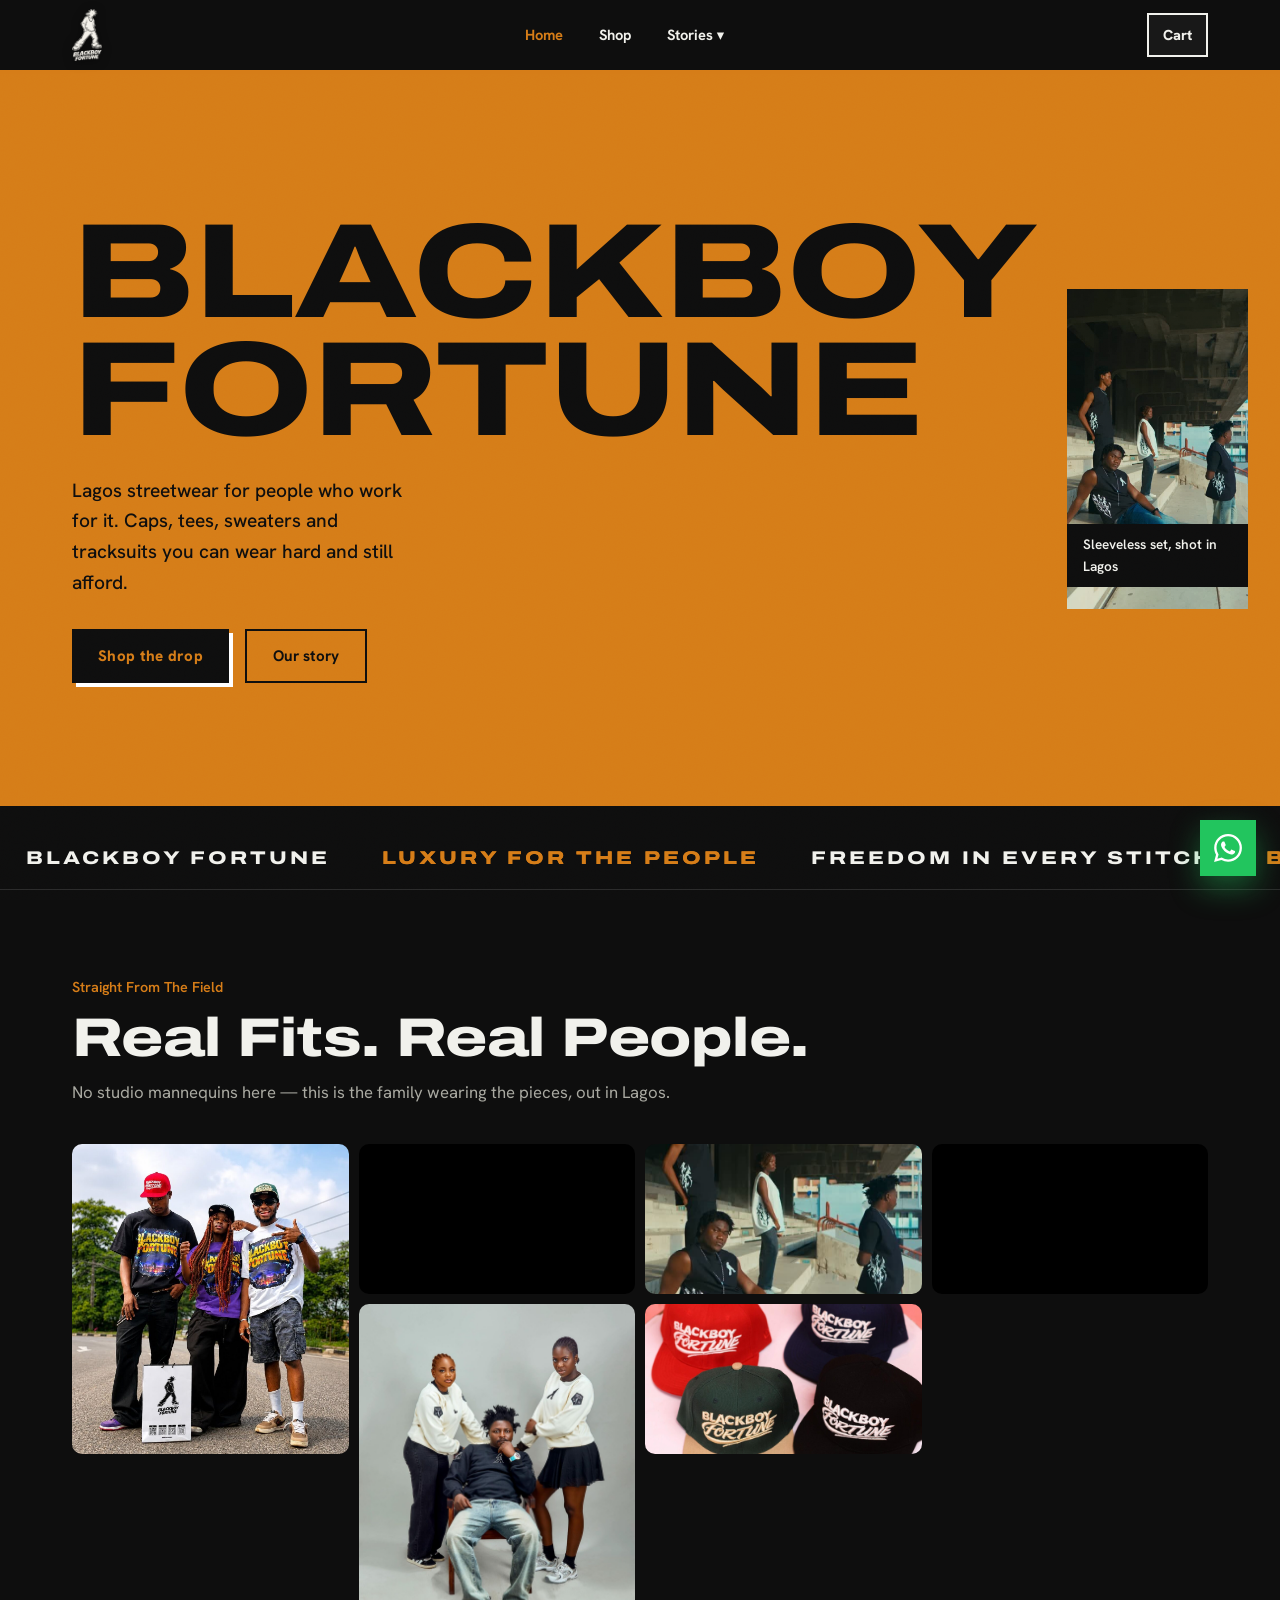
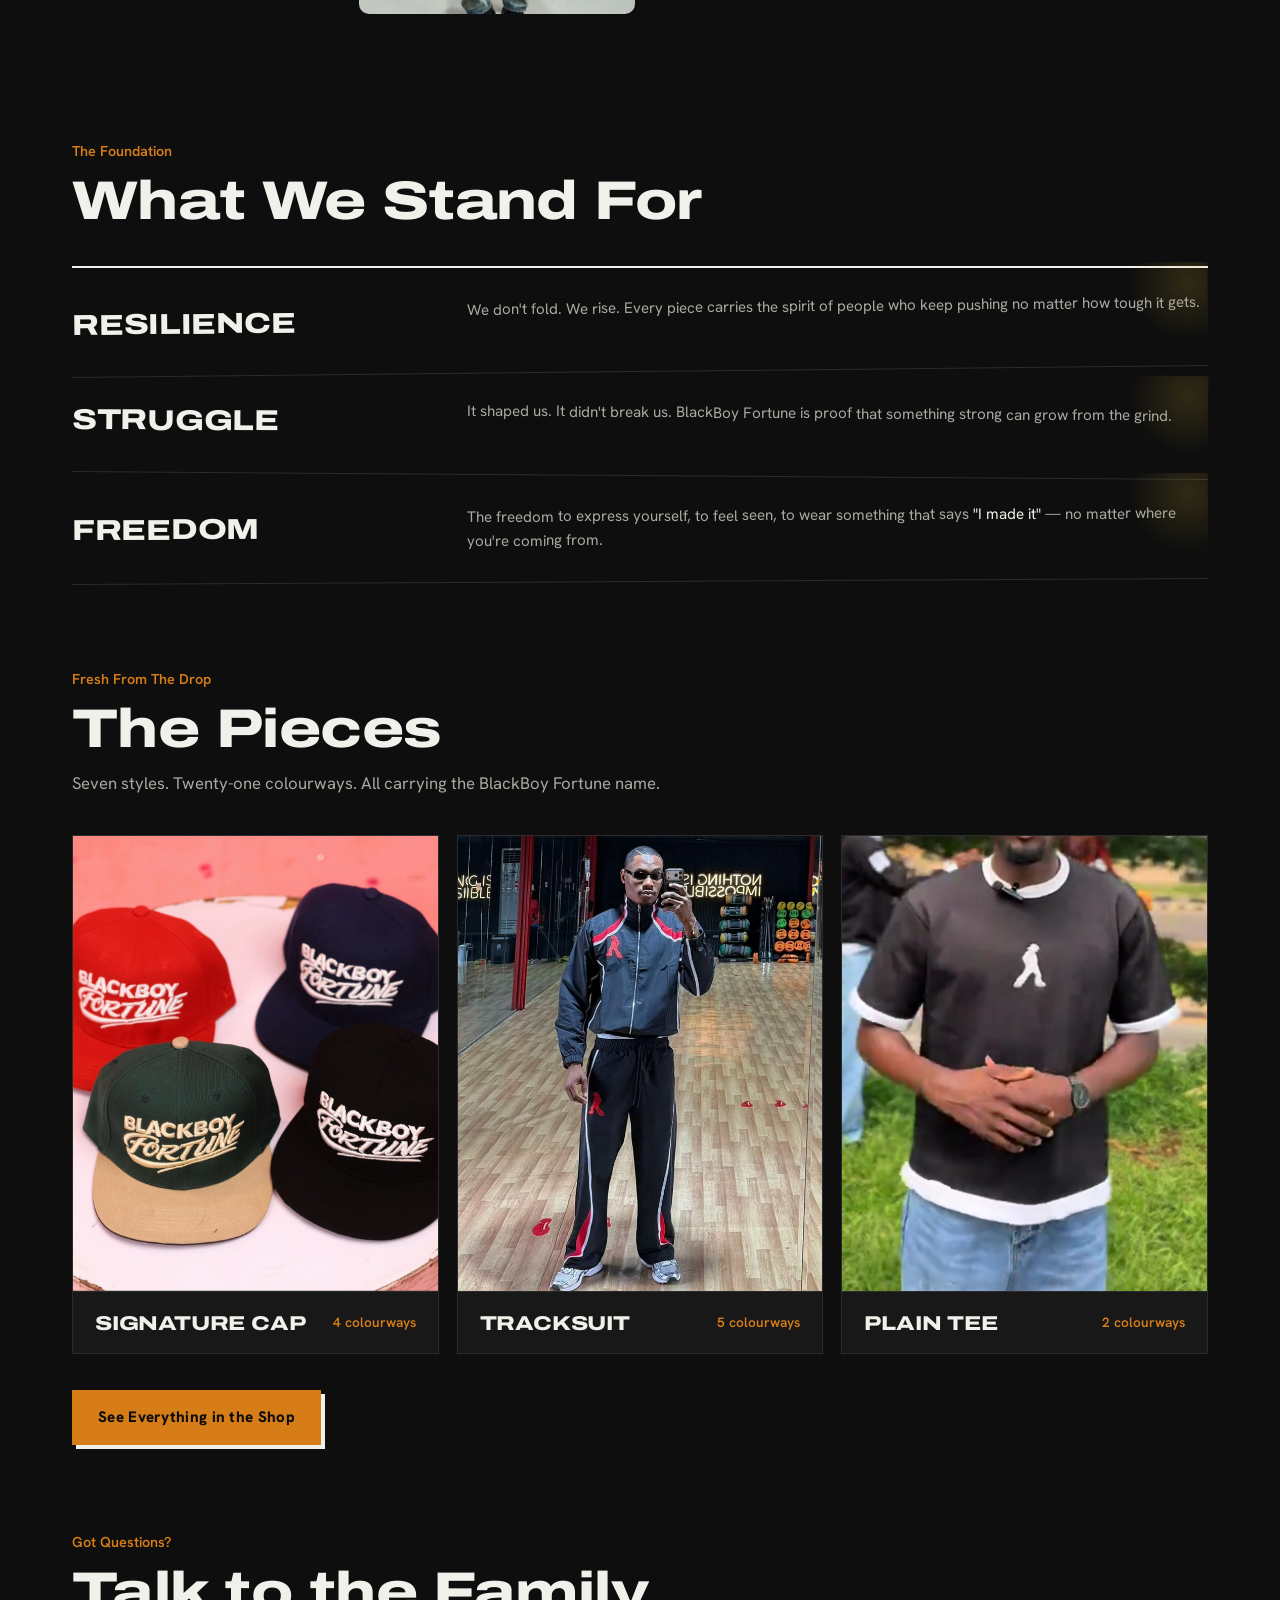
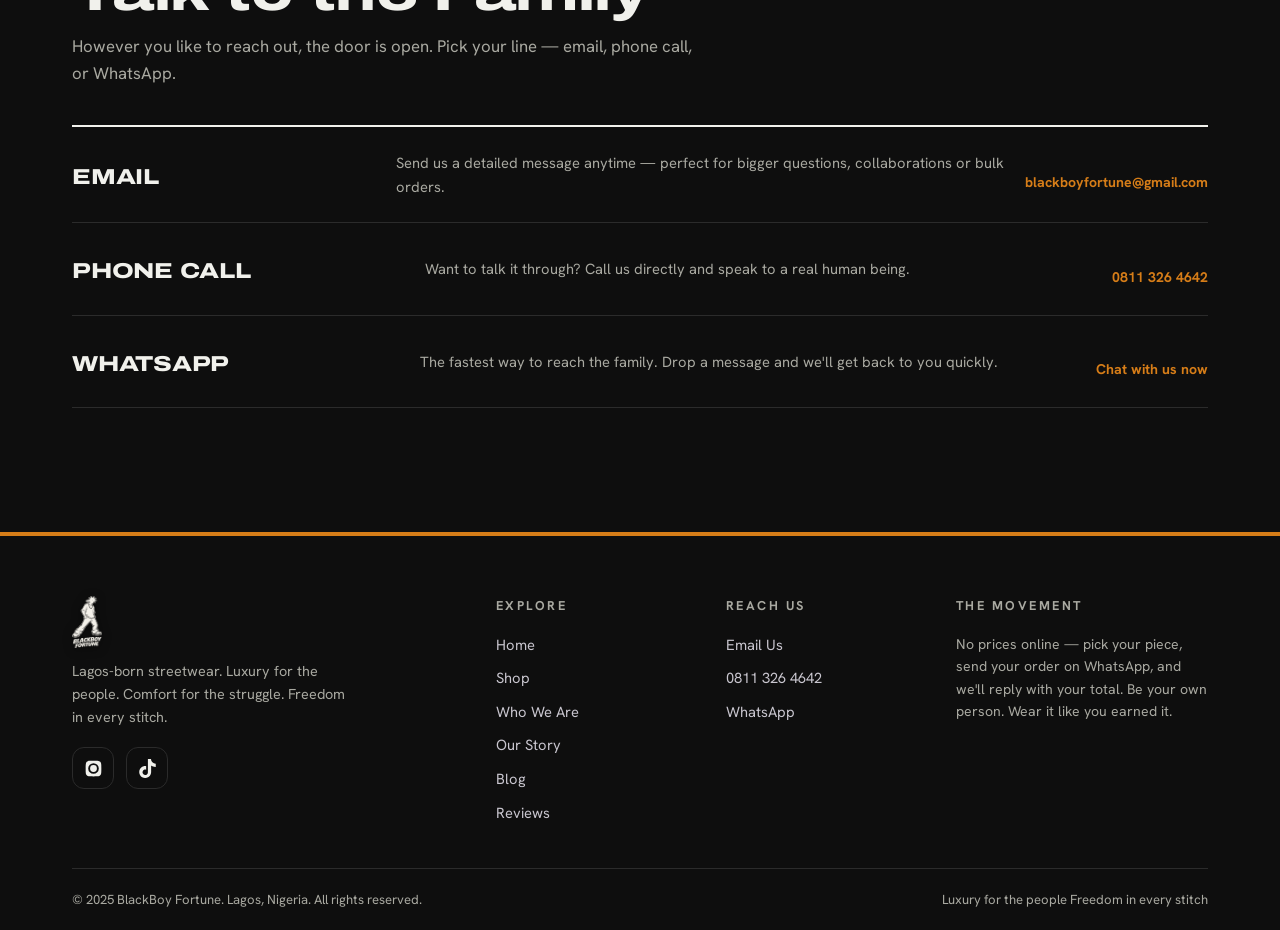
<file: index.html>
<!doctype html>
<html lang="en">
  <head>
    <meta charset="UTF-8" />
    <meta name="viewport" content="width=device-width, initial-scale=1.0" />
    <title>BlackBoy Fortune — Luxury For The People | Lagos Streetwear</title>
    <meta
      name="description"
      content="BlackBoy Fortune — Lagos-born streetwear. Luxury you can actually afford. Caps, tracksuits, tees, sweaters & more. Order via WhatsApp."
    />
    <link rel="preconnect" href="https://fonts.googleapis.com" />
    <link
      href="https://fonts.googleapis.com/css2?family=Archivo:wdth,wght@62..125,500..900&family=Hanken+Grotesk:wght@400;500;600;700&display=swap"
      rel="stylesheet"
    />
    <link rel="stylesheet" href="home.css" />
  </head>
  <body data-page="home">
    <!-- ============ HEADER ============ -->
    <header>
      <div class="container nav-inner">
        <a href="index.html" class="logo"
          ><img
            src="assets/img/logo-white.png"
            class="mark"
            alt="BlackBoy Fortune"
        /></a>
        <nav class="desktop">
          <a href="index.html" data-nav="home">Home</a>
          <a href="shop.html" data-nav="shop">Shop</a>
          <div class="nav-item" id="stories-item">
            <a href="#" id="stories-toggle">Stories ▾</a>
            <div class="dd-menu">
              <a href="who-we-are.html" data-nav="who-we-are"
                >Who We Are </a
              >
              <a href="our-story.html" data-nav="our-story"
                >Our Story </a
              >
              <a href="blog.html" data-nav="blog">Blog </a>
              <a href="reviews.html" data-nav="reviews"
                >Reviews </a
              >
            </div>
          </div>
        </nav>
        <div class="nav-right">
          <button class="cart-btn" id="cart-open" aria-label="Open cart">
            Cart<span class="cart-count" id="cart-count">0</span>
          </button>
          <button class="hamburger" id="hamburger" aria-label="Menu">
            <span></span><span></span><span></span>
          </button>
        </div>
      </div>
    </header>

    <!-- ============ MOBILE MENU ============ -->
    <div class="mobile-menu" id="mobile-menu">
      <a class="mlink" href="index.html" data-nav="home">Home</a>
      <a class="mlink" href="shop.html" data-nav="shop">Shop</a>
      <div class="mm-label">Stories</div>
      <a class="msub" href="who-we-are.html" data-nav="who-we-are"
        >Who We Are </a
      >
      <a class="msub" href="our-story.html" data-nav="our-story"
        >Our Story </a
      >
      <a class="msub" href="blog.html" data-nav="blog">Blog </a>
      <a class="msub" href="reviews.html" data-nav="reviews"
        >Reviews </a
      >
      <div class="mm-contact">
        <a href="mailto:blackboyfortune@gmail.com"
          >blackboyfortune@gmail.com</a
        >
        <a href="tel:+2348113264642">0811 326 4642</a>
      </div>
    </div>

    <main>
      <section class="page" id="page-home">
        <div class="hero">
<div class="hero-copy">
<h1>Blackboy<br />Fortune</h1>
<p class="lead">Lagos streetwear for people who work for it. Caps, tees, sweaters and tracksuits you can wear hard and still afford.</p>
<div class="hero-cta">
<a class="btn" href="shop.html">Shop the drop</a>
<a class="btn-ghost" href="our-story.html">Our story</a>
</div>
</div>
<figure class="hero-photo">
<img src="assets/img/street-bridge.jpg" alt="Three people in BlackBoy Fortune sleeveless tops at a concrete Lagos stadium" />
<figcaption>Sleeveless set, shot in Lagos</figcaption>
</figure>
</div>

<div class="marquee">
          <div class="marquee-track" id="marquee"></div>
        </div>

        <section class="block" style="padding-bottom: 40px">
          <div class="container">
            <span class="kicker">Straight From The Field</span>
            <h2 class="h2">
              Real Fits. <span class="grad-text">Real People.</span>
            </h2>
            <p class="lead">
              No studio mannequins here — this is the family wearing the pieces,
              out in Lagos.
            </p>
            <div class="lookbook-grid">
              <div class="lb-item lb-tall photo-frame rot-a">
                <img
                  src="assets/img/three-friends.jpg"
                  alt="Three friends repping BlackBoy Fortune tees and caps on the road"
                  loading="lazy"
                />
              </div>
              <div class="lb-item photo-frame rot-b">
                <video
                  autoplay
                  muted
                  loop
                  playsinline
                  src="assets/video/lookbook-1.mp4"
                ></video
                ><span class="tape" style="top: -10px; left: 20px"></span>
              </div>
              <div class="lb-item photo-frame rot-c">
                <img
                  src="assets/img/street-bridge.jpg"
                  alt="Two friends in BlackBoy Fortune tees under a Lagos bridge"
                  loading="lazy"
                />
              </div>
              <div class="lb-item photo-frame rot-d">
                <video
                  autoplay
                  muted
                  loop
                  playsinline
                  src="assets/video/lookbook-2.mp4"
                ></video>
              </div>
              <div class="lb-item lb-tall photo-frame rot-e">
                <img
                  src="assets/img/group-studio.jpg"
                  alt="BlackBoy Fortune studio group shot"
                  loading="lazy"
                /><span
                  class="tape"
                  style="bottom: -10px; right: 24px; transform: rotate(8deg)"
                ></span>
              </div>
              <div class="lb-item photo-frame rot-f">
                <img
                  src="assets/img/caps-flatlay.jpg"
                  alt="BlackBoy Fortune caps in red, navy, green and black"
                  loading="lazy"
                />
              </div>
            </div>
          </div>
        </section>

        <section class="block">
          <div class="container">
            <span class="kicker">The Foundation</span>
            <h2 class="h2">What We <span class="grad-text">Stand For</span></h2>
            <div class="val-grid">
              <div class="val-card">
                <div class="num">01</div>
                <h3>Resilience</h3>
                <p>
                  We don't fold. We rise. Every piece carries the spirit of
                  people who keep pushing no matter how tough it gets.
                </p>
              </div>
              <div class="val-card">
                <div class="num">02</div>
                <h3>Struggle</h3>
                <p>
                  It shaped us. It didn't break us. BlackBoy Fortune is proof
                  that something strong can grow from the grind.
                </p>
              </div>
              <div class="val-card">
                <div class="num">03</div>
                <h3>Freedom</h3>
                <p>
                  The freedom to express yourself, to feel seen, to wear
                  something that says
                  <em style="font-style: normal; color: var(--text)"
                    >"I made it"</em
                  >
                  — no matter where you're coming from.
                </p>
              </div>
            </div>
          </div>
        </section>

        <section class="block" style="padding-top: 0">
          <div class="container">
            <span class="kicker">Fresh From The Drop</span>
            <h2 class="h2">The <span class="grad-text">Pieces</span></h2>
            <p class="lead">
              Seven styles. Twenty-one colourways. All carrying the BlackBoy
              Fortune name.
            </p>
            <div class="feat-grid" id="home-featured"></div>
            <div class="cta-row">
              <a class="btn" href="shop.html">See Everything in the Shop</a>
            </div>
          </div>
        </section>

        <section class="block" style="padding-top: 0">
          <div class="container">
            <span class="kicker">Got Questions?</span>
            <h2 class="h2">
              Talk to the <span class="grad-text">Family</span>
            </h2>
            <p class="lead">
              However you like to reach out, the door is open. Pick your line —
              email, phone call, or WhatsApp.
            </p>
            <div class="enq-grid">
              <a
                class="enq-card"
                href="mailto:blackboyfortune@gmail.com?subject=Enquiry%20—%20BlackBoy%20Fortune"
              >
                <div class="ico"></div>
                <h3>Email</h3>
                <p>
                  Send us a detailed message anytime — perfect for bigger
                  questions, collaborations or bulk orders.
                </p>
                <span class="go">blackboyfortune@gmail.com</span>
              </a>
              <a class="enq-card" href="tel:+2348113264642">
                <div class="ico"></div>
                <h3>Phone Call</h3>
                <p>
                  Want to talk it through? Call us directly and speak to a real
                  human being.
                </p>
                <span class="go">0811 326 4642</span>
              </a>
              <a
                class="enq-card"
                href="https://wa.me/2348113264642?text=Hello%20BlackBoy%20Fortune!%20I%20have%20an%20enquiry."
                target="_blank"
                rel="noopener"
              >
                <div class="ico"></div>
                <h3>WhatsApp</h3>
                <p>
                  The fastest way to reach the family. Drop a message and we'll
                  get back to you quickly.
                </p>
                <span class="go">Chat with us now</span>
              </a>
            </div>
          </div>
        </section>
      </section>
    </main>

    <!-- ============ CART DRAWER ============ -->
    <div class="drawer-overlay" id="drawer-overlay"></div>
    <aside class="cart-drawer" id="cart-drawer" aria-label="Shopping cart">
      <div class="drawer-head">
        <h3>Your Cart <span id="drawer-count"></span></h3>
        <button class="icon-btn" id="cart-close" aria-label="Close cart">
          ✕
        </button>
      </div>
      <p class="drawer-note">
        <b>No prices online.</b> Tap <b>ORDER</b> and we'll reply on WhatsApp
        with the total. Just asking something? Tap <b>ENQUIRY</b>.
      </p>
      <div class="drawer-items" id="drawer-items"></div>
      <div class="drawer-foot">
        <div class="drawer-total">
          <span>Total pieces</span><strong id="drawer-total">0</strong>
        </div>
        <button class="btn btn-block" id="order-btn">
          Order via WhatsApp
        </button>
        <button class="btn-ghost btn-block enq-btn" id="enquiry-btn">
          ❓ Make an Enquiry
        </button>
        <button class="btn-ghost btn-block clear-btn" id="clear-btn">
          Clear Cart
        </button>
      </div>
    </aside>

    <a
      class="wa-float"
      href="https://wa.me/2348113264642?text=Hello%20BlackBoy%20Fortune!%20I%20have%20an%20enquiry."
      target="_blank"
      rel="noopener"
      aria-label="Chat on WhatsApp"
    >
      <svg viewBox="0 0 24 24">
        <path
          d="M17.472 14.382c-.297-.149-1.758-.867-2.03-.967-.273-.099-.471-.148-.67.15-.197.297-.767.966-.94 1.164-.173.199-.347.223-.644.075-.297-.15-1.255-.463-2.39-1.475-.883-.788-1.48-1.761-1.653-2.059-.173-.297-.018-.458.13-.606.134-.133.297-.347.446-.52.149-.174.198-.298.297-.497.1-.198.05-.371-.025-.52-.074-.149-.669-1.612-.916-2.207-.242-.579-.487-.5-.669-.51-.173-.008-.371-.01-.57-.01-.198 0-.52.074-.792.372-.272.297-1.04 1.016-1.04 2.479 0 1.462 1.065 2.875 1.213 3.074.149.198 2.096 3.2 5.077 4.487.709.306 1.262.489 1.694.625.712.227 1.36.195 1.871.118.571-.085 1.758-.719 2.006-1.413.248-.694.248-1.289.173-1.413-.074-.124-.272-.198-.57-.347m-5.421 7.403h-.004a9.87 9.87 0 01-5.031-1.378l-.361-.214-3.741.982.998-3.648-.235-.374a9.86 9.86 0 01-1.51-5.26c.001-5.45 4.436-9.884 9.888-9.884 2.64 0 5.122 1.03 6.988 2.898a9.825 9.825 0 012.893 6.994c-.003 5.45-4.437 9.884-9.885 9.884m8.413-18.297A11.815 11.815 0 0012.05 0C5.495 0 .16 5.335.157 11.892c0 2.096.547 4.142 1.588 5.945L.057 24l6.305-1.654a11.882 11.882 0 005.683 1.448h.005c6.554 0 11.89-5.335 11.893-11.893a11.821 11.821 0 00-3.48-8.413z"
        />
      </svg>
    </a>

    <div id="toast" role="status"></div>

    <!-- ============ FOOTER ============ -->
    <footer>
      <div class="container">
        <div class="foot-grid">
          <div class="foot-brand">
            <a href="index.html" class="logo foot-logo"
              ><img
                src="assets/img/logo-white.png"
                class="mark"
                alt="BlackBoy Fortune"
            /></a>
            <p>
              Lagos-born streetwear. Luxury for the people. Comfort for the
              struggle. Freedom in every stitch.
            </p>
            <div class="socials">
              <a
                href="https://www.instagram.com/blackboyfortune.ng?utm_source=ig_web_button_share_sheet&igsi=ZDNlZDc0MzIxNw=="
                target="_blank"
                rel="noopener"
                aria-label="Instagram"
              >
                <svg viewBox="0 0 24 24">
                  <path
                    d="M12 2.2c3.2 0 3.6 0 4.9.1 1.2.1 1.8.2 2.2.4.6.2 1 .5 1.4.9.4.4.7.8.9 1.4.2.4.4 1 .4 2.2.1 1.3.1 1.7.1 4.9s0 3.6-.1 4.9c-.1 1.2-.2 1.8-.4 2.2-.2.6-.5 1-.9 1.4-.4.4-.8.7-1.4.9-.4.2-1 .4-2.2.4-1.3.1-1.7.1-4.9.1s-3.6 0-4.9-.1c-1.2-.1-1.8-.2-2.2-.4-.6-.2-1-.5-1.4-.9-.4-.4-.7-.8-.9-1.4-.2-.4-.4-1-.4-2.2-.1-1.3-.1-1.7-.1-4.9s0-3.6.1-4.9c.1-1.2.2-1.8.4-2.2.2-.6.5-1 .9-1.4.4-.4.8-.7 1.4-.9.4-.2 1-.4 2.2-.4 1.3-.1 1.7-.1 4.9-.1zm0 3.1a6.7 6.7 0 100 13.4 6.7 6.7 0 000-13.4zm0 11a4.3 4.3 0 110-8.6 4.3 4.3 0 010 8.6zm6.9-11.3a1.6 1.6 0 11-3.2 0 1.6 1.6 0 013.2 0z"
                  />
                </svg>
              </a>
              <a
                href="https://www.tiktok.com/@blackboyfortune1?is_from_webapp=1&sender_device=pc"
                target="_blank"
                rel="noopener"
                aria-label="TikTok"
              >
                <svg viewBox="0 0 24 24">
                  <path
                    d="M12.53.02C13.84 0 15.14.01 16.44 0c.08 1.53.63 3.09 1.75 4.17 1.12 1.11 2.7 1.62 4.24 1.79v4.03c-1.44-.05-2.89-.35-4.2-.97-.57-.26-1.1-.59-1.62-.93-.01 2.92.01 5.84-.02 8.75-.08 1.4-.54 2.79-1.35 3.94-1.31 1.92-3.58 3.17-5.91 3.21-1.43.08-2.86-.31-4.08-1.03-2.02-1.19-3.44-3.37-3.65-5.71-.02-.5-.03-1-.01-1.49.18-1.9 1.12-3.72 2.58-4.96 1.66-1.44 3.98-2.13 6.15-1.72.02 1.48-.04 2.96-.04 4.44-.99-.32-2.15-.23-3.02.37-.63.41-1.11 1.04-1.36 1.75-.21.51-.15 1.07-.14 1.61.24 1.64 1.82 3.02 3.5 2.87 1.12-.01 2.19-.66 2.77-1.61.19-.33.4-.67.41-1.06.1-1.79.06-3.57.07-5.36.01-4.03-.01-8.05.02-12.07z"
                  />
                </svg>
              </a>
            </div>
          </div>
          <div>
            <h4>Explore</h4>
            <div class="foot-links">
              <a href="index.html">Home</a>
              <a href="shop.html">Shop</a>
              <a href="who-we-are.html">Who We Are</a>
              <a href="our-story.html">Our Story</a>
              <a href="blog.html">Blog</a>
              <a href="reviews.html">Reviews</a>
            </div>
          </div>
          <div>
            <h4>Reach Us</h4>
            <div class="foot-links">
              <a href="mailto:blackboyfortune@gmail.com">Email Us</a>
              <a href="tel:+2348113264642">0811 326 4642</a>
              <a
                href="https://wa.me/2348113264642?text=Hello%20BlackBoy%20Fortune!%20I%20have%20an%20enquiry."
                target="_blank"
                rel="noopener"
                >WhatsApp</a
              >
            </div>
          </div>
          <div>
            <h4>The Movement</h4>
            <p style="color: var(--muted); font-size: 0.88rem">
              No prices online — pick your piece, send your order on WhatsApp,
              and we'll reply with your total. Be your own person. Wear it like
              you earned it.
            </p>
          </div>
        </div>
        <div class="foot-bottom">
          <span
            >© 2025 BlackBoy Fortune. Lagos, Nigeria. All rights reserved.</span
          >
          <span>Luxury for the people Freedom in every stitch</span>
        </div>
      </div>
    </footer>

    <script src="home.js"></script>
  </body>
</html>
</file>
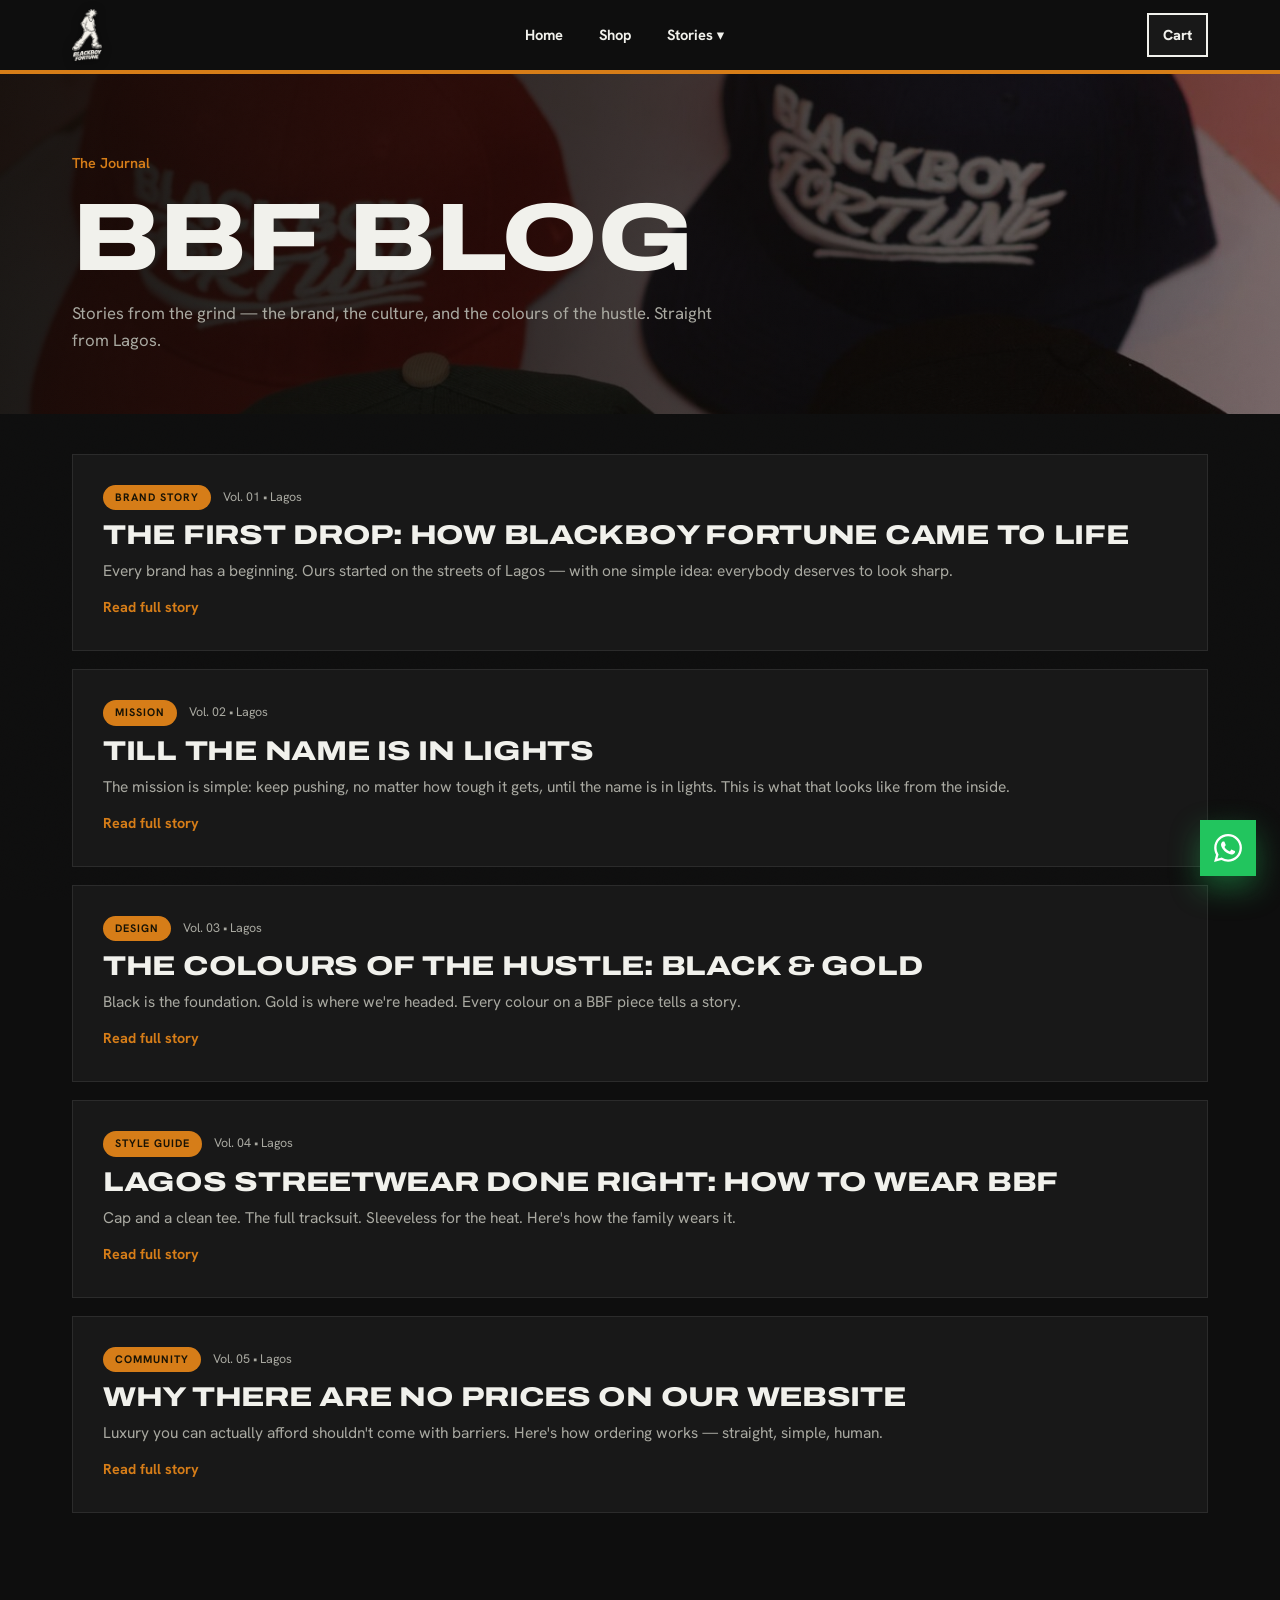
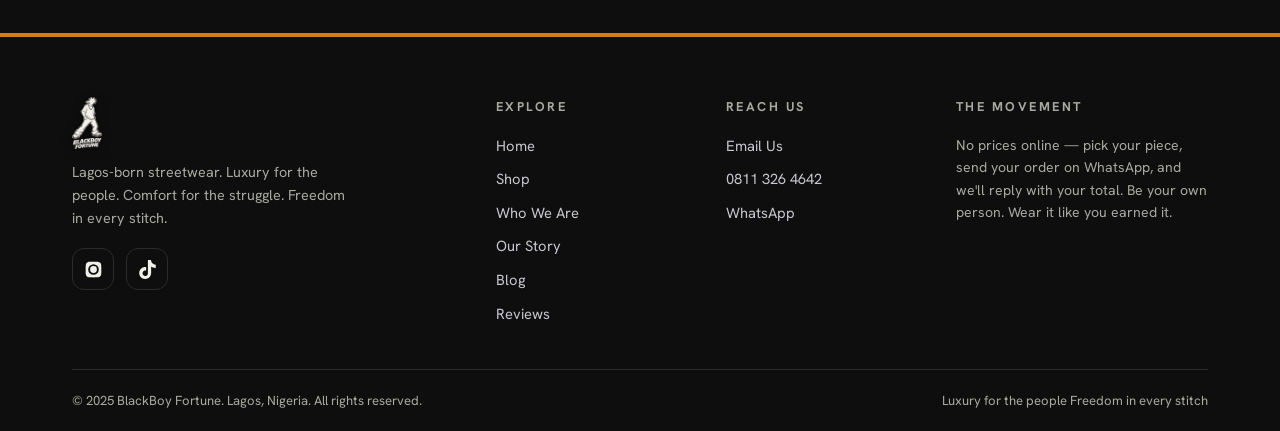
<file: blog.html>
<!DOCTYPE html>
<html lang="en">
<head>
<meta charset="UTF-8">
<meta name="viewport" content="width=device-width, initial-scale=1.0">
<title>The Journal — BlackBoy Fortune</title>
<meta name="description" content="Stories, style notes and the culture behind BlackBoy Fortune.">
<link rel="preconnect" href="https://fonts.googleapis.com">
<link href="https://fonts.googleapis.com/css2?family=Archivo:wdth,wght@62..125,500..900&family=Hanken+Grotesk:wght@400;500;600;700&display=swap" rel="stylesheet">
<link rel="stylesheet" href="blog.css">
</head>
<body data-page="blog">

<!-- ============ HEADER ============ -->
<header>
  <div class="container nav-inner">
    <a href="index.html" class="logo"><img src="assets/img/logo-white.png" class="mark" alt="BlackBoy Fortune"></a>
    <nav class="desktop">
      <a href="index.html" data-nav="home">Home</a>
      <a href="shop.html" data-nav="shop">Shop</a>
      <div class="nav-item" id="stories-item">
        <a href="#" id="stories-toggle">Stories ▾</a>
        <div class="dd-menu">
          <a href="who-we-are.html" data-nav="who-we-are">Who We Are </a>
          <a href="our-story.html" data-nav="our-story">Our Story </a>
          <a href="blog.html" data-nav="blog">Blog </a>
          <a href="reviews.html" data-nav="reviews">Reviews </a>
        </div>
      </div>
    </nav>
    <div class="nav-right">
      <button class="cart-btn" id="cart-open" aria-label="Open cart">Cart<span class="cart-count" id="cart-count">0</span></button>
      <button class="hamburger" id="hamburger" aria-label="Menu"><span></span><span></span><span></span></button>
    </div>
  </div>
</header>

<!-- ============ MOBILE MENU ============ -->
<div class="mobile-menu" id="mobile-menu">

  <a class="mlink" href="index.html" data-nav="home">Home</a>
  <a class="mlink" href="shop.html" data-nav="shop">Shop</a>
  <div class="mm-label">Stories</div>
  <a class="msub" href="who-we-are.html" data-nav="who-we-are">Who We Are </a>
  <a class="msub" href="our-story.html" data-nav="our-story">Our Story </a>
  <a class="msub" href="blog.html" data-nav="blog">Blog </a>
  <a class="msub" href="reviews.html" data-nav="reviews">Reviews </a>
  <div class="mm-contact">
    <a href="mailto:blackboyfortune@gmail.com">blackboyfortune@gmail.com</a>
    <a href="tel:+2348113264642">0811 326 4642</a>
  </div>

</div>

<main>
<section class="page" id="page-blog">

  <div class="phero"><div class="phero-bg"><img src="assets/img/caps-flatlay.jpg" alt="" loading="lazy"></div><div class="container">
    <span class="kicker">The Journal</span>
    <h1>BBF <span class="grad-text">Blog</span></h1>
    <p class="lead">Stories from the grind — the brand, the culture, and the colours of the hustle. Straight from Lagos.</p>
  </div></div>
  <div class="container" style="padding-bottom:80px">
    <div class="blog-list">

      <article class="blog-post">
        <div class="blog-meta"><span class="blog-cat">Brand Story</span><span>Vol. 01 • Lagos</span></div>
        <h3>The First Drop: How BlackBoy Fortune Came to Life</h3>
        <p class="blog-ex">Every brand has a beginning. Ours started on the streets of Lagos — with one simple idea: everybody deserves to look sharp.</p>
        <div class="blog-body">
          <p>BlackBoy Fortune didn't start in a studio or an office. It started from watching. Watching people grind, hustle, and survive every single day without ever getting a taste of what luxury feels like. The traders, the students, the dreamers — the people who put in the most work were the ones priced out of looking the part.</p>
          <p>That didn't sit right. So the first piece was born from one simple idea: everybody deserves to look sharp. Everybody deserves to feel like somebody. And if you're willing to work, you should be able to afford it.</p>
          <p>The first drop was small, but the message was loud — quality you can feel, style that speaks before you do, and a name that stands for freedom. From the streets of Lagos to wherever you're reading this from: welcome to the era of BlackBoy Fortune.</p>
        </div>
        <button class="read-more">Read full story</button>
      </article>

      <article class="blog-post">
        <div class="blog-meta"><span class="blog-cat">Mission</span><span>Vol. 02 • Lagos</span></div>
        <h3>Till the Name Is in Lights</h3>
        <p class="blog-ex">The mission is simple: keep pushing, no matter how tough it gets, until the name is in lights. This is what that looks like from the inside.</p>
        <div class="blog-body">
          <p>There's a picture we hold onto — a billboard, somewhere over the Lagos traffic, with two words on it: BLACKBOY FORTUNE. That picture is the mission.</p>
          <p>Building a brand from nothing isn't a smooth road. There are slow days, doubts, and moments where quitting looks easy. But resilience isn't a value we printed on a label — it's how the brand survives. We don't fold. We rise.</p>
          <p>Every order answered, every piece delivered, every person who wears the logo out in Lekki, Ipaja, Ikorodu or anywhere in the world — that's another step toward the billboard. And when we get there, it won't just be a win for the brand. It'll be a win for everybody who was ever told luxury wasn't for them.</p>
          <p>Keep pushing. The name is going up in lights. </p>
        </div>
        <button class="read-more">Read full story</button>
      </article>

      <article class="blog-post">
        <div class="blog-meta"><span class="blog-cat">Design</span><span>Vol. 03 • Lagos</span></div>
        <h3>The Colours of the Hustle: Black &amp; Gold</h3>
        <p class="blog-ex">Black is the foundation. Gold is where we're headed. Every colour on a BBF piece tells a story.</p>
        <div class="blog-body">
          <p>Every BlackBoy Fortune piece starts with the same foundation: black. Bold. Clean. Unbothered. It's the base every hustler stands on — no noise, no pretending.</p>
          <p>Then comes the gold. Gold for ambition — the colour of kings built from nothing. Gold for the fortune that's coming, no matter how long the grind takes. Rust and warm tones for the struggle and the fire that keeps you going when the odds say stop.</p>
          <p>No colour on a BlackBoy Fortune piece is random. Ambition, hustle, and life lived in full colour — that's the whole language. When you wear it, you're not just matching an outfit. You're saying something.</p>
        </div>
        <button class="read-more">Read full story</button>
      </article>

      <article class="blog-post">
        <div class="blog-meta"><span class="blog-cat">Style Guide</span><span>Vol. 04 • Lagos</span></div>
        <h3>Lagos Streetwear Done Right: How to Wear BBF</h3>
        <p class="blog-ex">Cap and a clean tee. The full tracksuit. Sleeveless for the heat. Here's how the family wears it.</p>
        <div class="blog-body">
          <p>Streetwear in Lagos has its own rules — the heat is real, the moves are plenty, and the fit has to speak before you do. Here's how to run your BlackBoy Fortune pieces:</p>
          <p><b>The Everyday Hustle:</b> A plain BBF tee — black or white — with the logo doing the talking. Add the Signature Cap and you're set for anything the day throws at you.</p>
          <p><b>The Full Statement:</b> The tracksuit, head to toe. Purple &amp; White if you're feeling royal. Black &amp; Red if you came to be seen. Dark Blue &amp; Red for the ones who move in silence.</p>
          <p><b>Built for the Heat:</b> The sleeveless shirt was made for Lagos sun and Lagos energy. Black for the night moves, white for the daytime grind.</p>
          <p><b>Cool Evenings:</b> When the breeze picks up, the collar sweater — orange themed if you're bold — layers perfectly over a tee.</p>
          <p>However you wear it, one rule: wear it like you earned it. Because you did.</p>
        </div>
        <button class="read-more">Read full story</button>
      </article>

      <article class="blog-post">
        <div class="blog-meta"><span class="blog-cat">Community</span><span>Vol. 05 • Lagos</span></div>
        <h3>Why There Are No Prices on Our Website</h3>
        <p class="blog-ex">Luxury you can actually afford shouldn't come with barriers. Here's how ordering works — straight, simple, human.</p>
        <div class="blog-body">
          <p>If you've shopped the site, you've noticed something different: no price tags. That's intentional.</p>
          <p>BlackBoy Fortune was built for people who've been priced out of luxury for too long. Instead of fixed numbers on a screen, we keep it human — you pick your pieces, send your order straight to us on WhatsApp, and we respond personally with the total for your order. Bulk order? Family order? Rep your set with five caps? Let's talk.</p>
          <p>It also means every order is a conversation, not a transaction. You ask, we answer. Got something on your mind? The same door is open — tap <b>Enquiry</b> in your cart, or reach us from the home page by email, phone call, or WhatsApp.</p>
          <p>Pick your piece. Add it to your cart. Tap Order. We've got you from there. Welcome to the family. </p>
        </div>
        <button class="read-more">Read full story</button>
      </article>

    </div>
  </div>

</section>
</main>

<!-- ============ CART DRAWER ============ -->
<div class="drawer-overlay" id="drawer-overlay"></div>
<aside class="cart-drawer" id="cart-drawer" aria-label="Shopping cart">
  <div class="drawer-head">
    <h3>Your Cart <span id="drawer-count"></span></h3>
    <button class="icon-btn" id="cart-close" aria-label="Close cart">✕</button>
  </div>
  <p class="drawer-note"><b>No prices online.</b> Tap <b>ORDER</b> and we'll reply on WhatsApp with the total. Just asking something? Tap <b>ENQUIRY</b>.</p>
  <div class="drawer-items" id="drawer-items"></div>
  <div class="drawer-foot">
    <div class="drawer-total"><span>Total pieces</span><strong id="drawer-total">0</strong></div>
    <button class="btn btn-block" id="order-btn">Order via WhatsApp</button>
    <button class="btn-ghost btn-block enq-btn" id="enquiry-btn">❓ Make an Enquiry</button>
    <button class="btn-ghost btn-block clear-btn" id="clear-btn">Clear Cart</button>
  </div>
</aside>

<a class="wa-float" href="https://wa.me/2348113264642?text=Hello%20BlackBoy%20Fortune!%20I%20have%20an%20enquiry." target="_blank" rel="noopener" aria-label="Chat on WhatsApp">
  <svg viewBox="0 0 24 24"><path d="M17.472 14.382c-.297-.149-1.758-.867-2.03-.967-.273-.099-.471-.148-.67.15-.197.297-.767.966-.94 1.164-.173.199-.347.223-.644.075-.297-.15-1.255-.463-2.39-1.475-.883-.788-1.48-1.761-1.653-2.059-.173-.297-.018-.458.13-.606.134-.133.297-.347.446-.52.149-.174.198-.298.297-.497.1-.198.05-.371-.025-.52-.074-.149-.669-1.612-.916-2.207-.242-.579-.487-.5-.669-.51-.173-.008-.371-.01-.57-.01-.198 0-.52.074-.792.372-.272.297-1.04 1.016-1.04 2.479 0 1.462 1.065 2.875 1.213 3.074.149.198 2.096 3.2 5.077 4.487.709.306 1.262.489 1.694.625.712.227 1.36.195 1.871.118.571-.085 1.758-.719 2.006-1.413.248-.694.248-1.289.173-1.413-.074-.124-.272-.198-.57-.347m-5.421 7.403h-.004a9.87 9.87 0 01-5.031-1.378l-.361-.214-3.741.982.998-3.648-.235-.374a9.86 9.86 0 01-1.51-5.26c.001-5.45 4.436-9.884 9.888-9.884 2.64 0 5.122 1.03 6.988 2.898a9.825 9.825 0 012.893 6.994c-.003 5.45-4.437 9.884-9.885 9.884m8.413-18.297A11.815 11.815 0 0012.05 0C5.495 0 .16 5.335.157 11.892c0 2.096.547 4.142 1.588 5.945L.057 24l6.305-1.654a11.882 11.882 0 005.683 1.448h.005c6.554 0 11.89-5.335 11.893-11.893a11.821 11.821 0 00-3.48-8.413z"/></svg>
</a>

<div id="toast" role="status"></div>

<!-- ============ FOOTER ============ -->
<footer>
  <div class="container">
    <div class="foot-grid">
      <div class="foot-brand">
        <a href="index.html" class="logo foot-logo"><img src="assets/img/logo-white.png" class="mark" alt="BlackBoy Fortune"></a>
        <p>Lagos-born streetwear. Luxury for the people. Comfort for the struggle. Freedom in every stitch.</p>
        <div class="socials">
          <a href="https://www.instagram.com/blackboyfortune.ng?utm_source=ig_web_button_share_sheet&igsi=ZDNlZDc0MzIxNw==" target="_blank" rel="noopener" aria-label="Instagram">
            <svg viewBox="0 0 24 24"><path d="M12 2.2c3.2 0 3.6 0 4.9.1 1.2.1 1.8.2 2.2.4.6.2 1 .5 1.4.9.4.4.7.8.9 1.4.2.4.4 1 .4 2.2.1 1.3.1 1.7.1 4.9s0 3.6-.1 4.9c-.1 1.2-.2 1.8-.4 2.2-.2.6-.5 1-.9 1.4-.4.4-.8.7-1.4.9-.4.2-1 .4-2.2.4-1.3.1-1.7.1-4.9.1s-3.6 0-4.9-.1c-1.2-.1-1.8-.2-2.2-.4-.6-.2-1-.5-1.4-.9-.4-.4-.7-.8-.9-1.4-.2-.4-.4-1-.4-2.2-.1-1.3-.1-1.7-.1-4.9s0-3.6.1-4.9c.1-1.2.2-1.8.4-2.2.2-.6.5-1 .9-1.4.4-.4.8-.7 1.4-.9.4-.2 1-.4 2.2-.4 1.3-.1 1.7-.1 4.9-.1zm0 3.1a6.7 6.7 0 100 13.4 6.7 6.7 0 000-13.4zm0 11a4.3 4.3 0 110-8.6 4.3 4.3 0 010 8.6zm6.9-11.3a1.6 1.6 0 11-3.2 0 1.6 1.6 0 013.2 0z"/></svg>
          </a>
          <a href="https://www.tiktok.com/@blackboyfortune1?is_from_webapp=1&sender_device=pc" target="_blank" rel="noopener" aria-label="TikTok">
            <svg viewBox="0 0 24 24"><path d="M12.53.02C13.84 0 15.14.01 16.44 0c.08 1.53.63 3.09 1.75 4.17 1.12 1.11 2.7 1.62 4.24 1.79v4.03c-1.44-.05-2.89-.35-4.2-.97-.57-.26-1.1-.59-1.62-.93-.01 2.92.01 5.84-.02 8.75-.08 1.4-.54 2.79-1.35 3.94-1.31 1.92-3.58 3.17-5.91 3.21-1.43.08-2.86-.31-4.08-1.03-2.02-1.19-3.44-3.37-3.65-5.71-.02-.5-.03-1-.01-1.49.18-1.9 1.12-3.72 2.58-4.96 1.66-1.44 3.98-2.13 6.15-1.72.02 1.48-.04 2.96-.04 4.44-.99-.32-2.15-.23-3.02.37-.63.41-1.11 1.04-1.36 1.75-.21.51-.15 1.07-.14 1.61.24 1.64 1.82 3.02 3.5 2.87 1.12-.01 2.19-.66 2.77-1.61.19-.33.4-.67.41-1.06.1-1.79.06-3.57.07-5.36.01-4.03-.01-8.05.02-12.07z"/></svg>
          </a>
        </div>
      </div>
      <div>
        <h4>Explore</h4>
        <div class="foot-links">
          <a href="index.html">Home</a>
          <a href="shop.html">Shop</a>
          <a href="who-we-are.html">Who We Are</a>
          <a href="our-story.html">Our Story</a>
          <a href="blog.html">Blog</a>
          <a href="reviews.html">Reviews</a>
        </div>
      </div>
      <div>
        <h4>Reach Us</h4>
        <div class="foot-links">
          <a href="mailto:blackboyfortune@gmail.com">Email Us</a>
          <a href="tel:+2348113264642">0811 326 4642</a>
          <a href="https://wa.me/2348113264642?text=Hello%20BlackBoy%20Fortune!%20I%20have%20an%20enquiry." target="_blank" rel="noopener">WhatsApp</a>
        </div>
      </div>
      <div>
        <h4>The Movement</h4>
        <p style="color:var(--muted);font-size:.88rem">No prices online — pick your piece, send your order on WhatsApp, and we'll reply with your total. Be your own person. Wear it like you earned it.</p>
      </div>
    </div>
    <div class="foot-bottom">
      <span>© 2025 BlackBoy Fortune. Lagos, Nigeria. All rights reserved.</span>
      <span>Luxury for the people Freedom in every stitch</span>
    </div>
  </div>
</footer>

<script src="blog.js"></script>
</body>
</html>
</file>
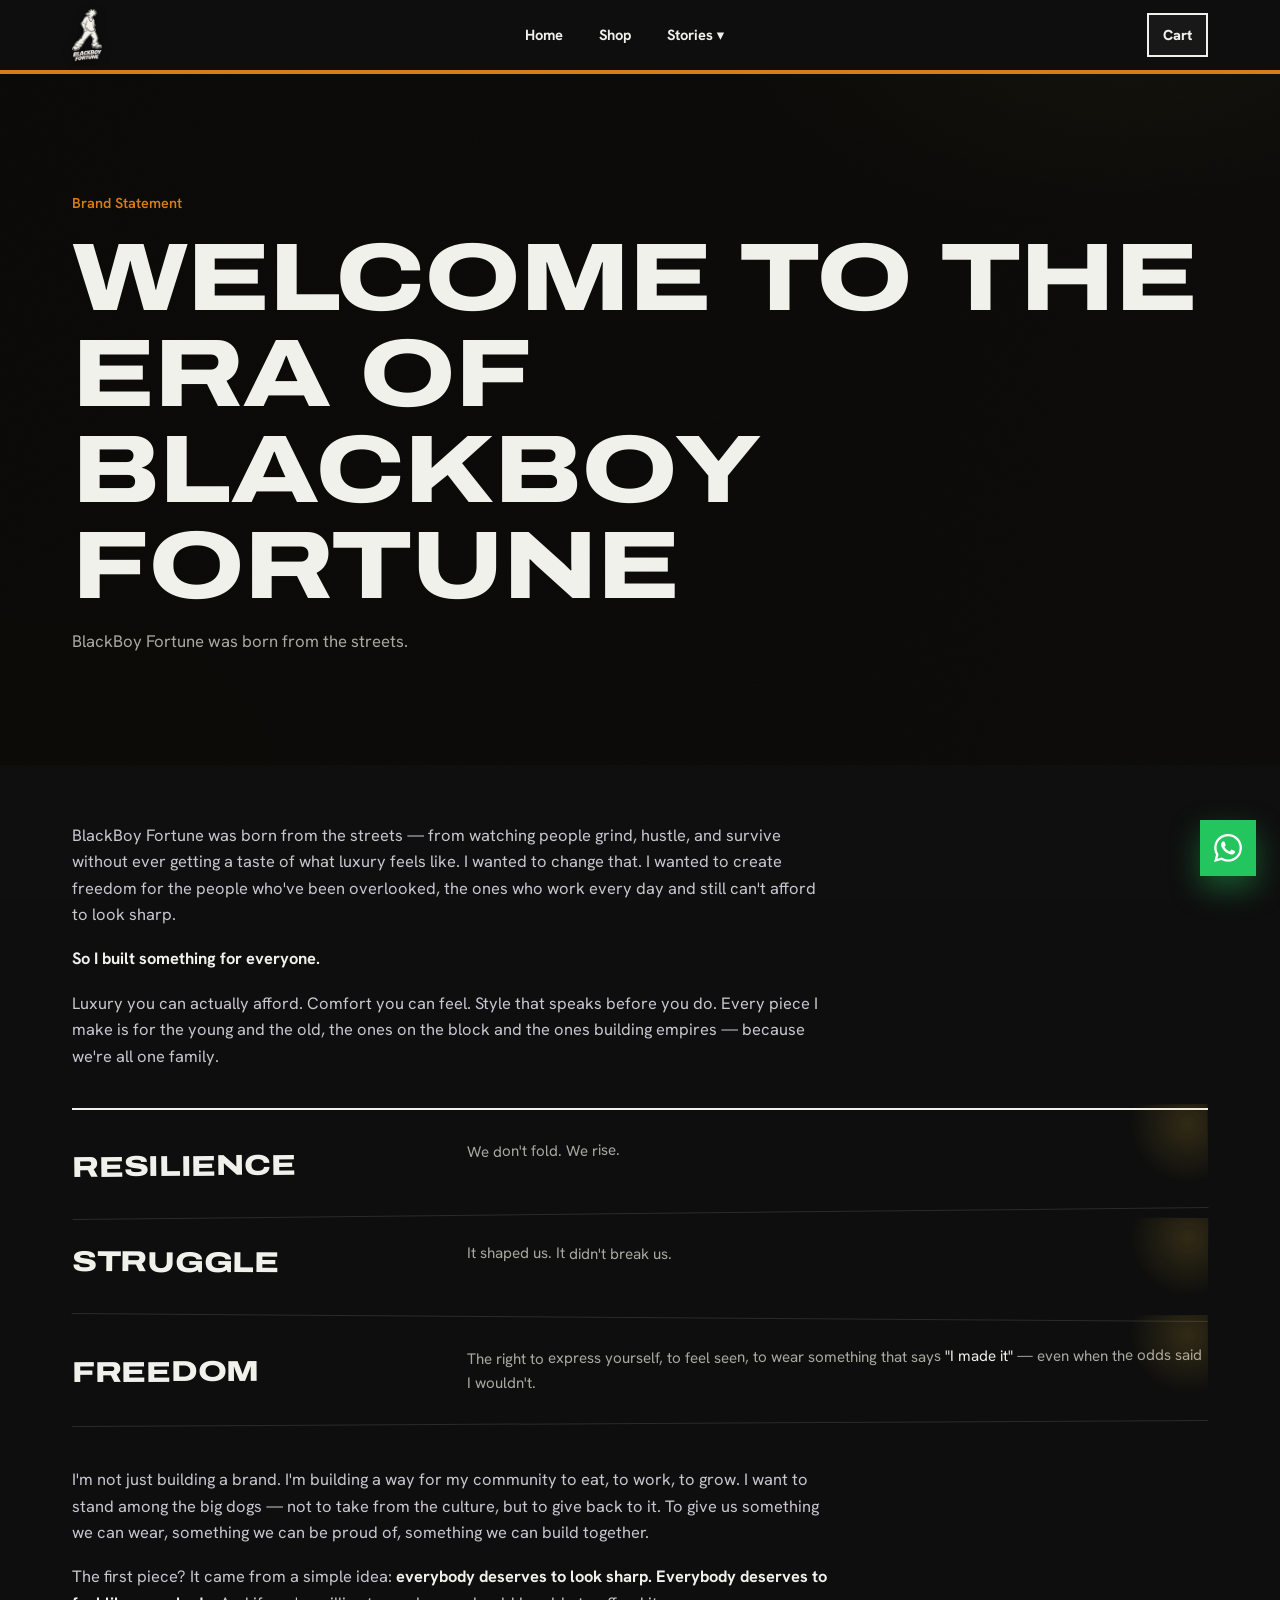
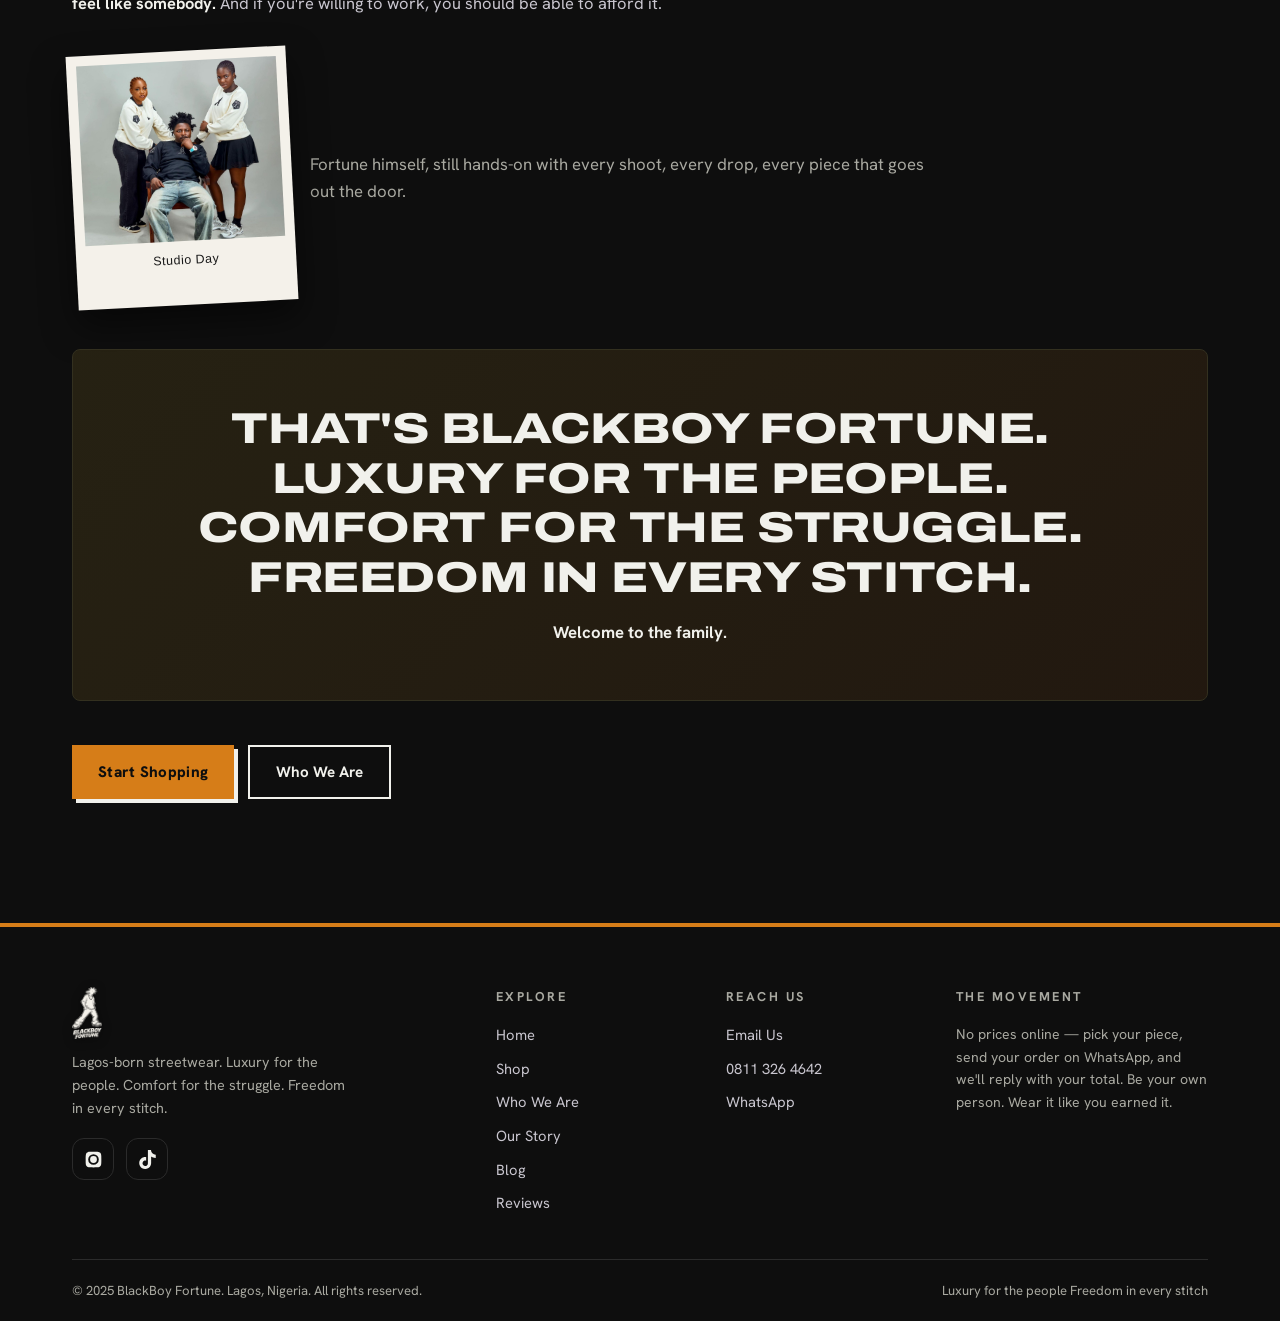
<file: our-story.html>
<!DOCTYPE html>
<html lang="en">
<head>
<meta charset="UTF-8">
<meta name="viewport" content="width=device-width, initial-scale=1.0">
<title>Our Story — BlackBoy Fortune</title>
<meta name="description" content="How BlackBoy Fortune started — Fortune’s story, the mission, and the family behind the brand.">
<link rel="preconnect" href="https://fonts.googleapis.com">
<link href="https://fonts.googleapis.com/css2?family=Archivo:wdth,wght@62..125,500..900&family=Hanken+Grotesk:wght@400;500;600;700&display=swap" rel="stylesheet">
<link rel="stylesheet" href="our-story.css">
</head>
<body data-page="our-story">

<!-- ============ HEADER ============ -->
<header>
  <div class="container nav-inner">
    <a href="index.html" class="logo"><img src="assets/img/logo-white.png" class="mark" alt="BlackBoy Fortune"></a>
    <nav class="desktop">
      <a href="index.html" data-nav="home">Home</a>
      <a href="shop.html" data-nav="shop">Shop</a>
      <div class="nav-item" id="stories-item">
        <a href="#" id="stories-toggle">Stories ▾</a>
        <div class="dd-menu">
          <a href="who-we-are.html" data-nav="who-we-are">Who We Are </a>
          <a href="our-story.html" data-nav="our-story">Our Story </a>
          <a href="blog.html" data-nav="blog">Blog </a>
          <a href="reviews.html" data-nav="reviews">Reviews </a>
        </div>
      </div>
    </nav>
    <div class="nav-right">
      <button class="cart-btn" id="cart-open" aria-label="Open cart">Cart<span class="cart-count" id="cart-count">0</span></button>
      <button class="hamburger" id="hamburger" aria-label="Menu"><span></span><span></span><span></span></button>
    </div>
  </div>
</header>

<!-- ============ MOBILE MENU ============ -->
<div class="mobile-menu" id="mobile-menu">

  <a class="mlink" href="index.html" data-nav="home">Home</a>
  <a class="mlink" href="shop.html" data-nav="shop">Shop</a>
  <div class="mm-label">Stories</div>
  <a class="msub" href="who-we-are.html" data-nav="who-we-are">Who We Are </a>
  <a class="msub" href="our-story.html" data-nav="our-story">Our Story </a>
  <a class="msub" href="blog.html" data-nav="blog">Blog </a>
  <a class="msub" href="reviews.html" data-nav="reviews">Reviews </a>
  <div class="mm-contact">
    <a href="mailto:blackboyfortune@gmail.com">blackboyfortune@gmail.com</a>
    <a href="tel:+2348113264642">0811 326 4642</a>
  </div>

</div>

<main>
<section class="page" id="page-our-story">

  <div class="phero phero-video">
    <div class="phero-bg phero-bg-video">
      <video id="story-bg-video" autoplay muted playsinline></video>
    </div>
    <div class="container">
    <span class="kicker">Brand Statement</span>
    <h1>Welcome to the Era of <span class="grad-text">BlackBoy Fortune</span></h1>
    <p class="lead">BlackBoy Fortune was born from the streets.</p>
  </div></div>
  <section class="block" style="padding-top:40px"><div class="container">
    <div class="prose">
      <p>BlackBoy Fortune was born from the streets — from watching people grind, hustle, and survive without ever getting a taste of what luxury feels like. I wanted to change that. I wanted to create freedom for the people who've been overlooked, the ones who work every day and still can't afford to look sharp.</p>
      <p><b>So I built something for everyone.</b></p>
      <p>Luxury you can actually afford. Comfort you can feel. Style that speaks before you do. Every piece I make is for the young and the old, the ones on the block and the ones building empires — because we're all one family.</p>
    </div>
    <div class="val-grid" style="grid-template-columns:repeat(3,1fr)">
      <div class="val-card"><div class="num">01</div><h3>Resilience</h3><p>We don't fold. We rise.</p></div>
      <div class="val-card"><div class="num">02</div><h3>Struggle</h3><p>It shaped us. It didn't break us.</p></div>
      <div class="val-card"><div class="num">03</div><h3>Freedom</h3><p>The right to express yourself, to feel seen, to wear something that says <em style="font-style:normal;color:var(--text)">"I made it"</em> — even when the odds said I wouldn't.</p></div>
    </div>
    <div class="prose" style="margin-top:44px">
      <p>I'm not just building a brand. I'm building a way for my community to eat, to work, to grow. I want to stand among the big dogs — not to take from the culture, but to give back to it. To give us something we can wear, something we can be proud of, something we can build together.</p>
      <p>The first piece? It came from a simple idea: <b>everybody deserves to look sharp. Everybody deserves to feel like somebody.</b> And if you're willing to work, you should be able to afford it.</p>
    </div>
    <div class="prose-photo">
      <div class="polaroid"><img src="assets/img/group-studio.jpg" alt="BlackBoy Fortune studio shoot"><span>Studio Day</span></div>
      <p class="lead" style="align-self:center">Fortune himself, still hands-on with every shoot, every drop, every piece that goes out the door.</p>
    </div>
    <div class="statement">
      <h2>That's BlackBoy Fortune. <span class="grad-text">Luxury for the people.</span> Comfort for the struggle. Freedom in every stitch.</h2>
      <p class="small" style="margin:16px 0 0;font-size:1.05rem;color:var(--text);font-weight:700">Welcome to the family. </p>
    </div>
    <div class="cta-row">
      <a class="btn" href="shop.html">Start Shopping</a>
      <a class="btn-ghost" href="who-we-are.html">Who We Are</a>
    </div>
  </div></section>

</section>
</main>

<!-- ============ CART DRAWER ============ -->
<div class="drawer-overlay" id="drawer-overlay"></div>
<aside class="cart-drawer" id="cart-drawer" aria-label="Shopping cart">
  <div class="drawer-head">
    <h3>Your Cart <span id="drawer-count"></span></h3>
    <button class="icon-btn" id="cart-close" aria-label="Close cart">✕</button>
  </div>
  <p class="drawer-note"><b>No prices online.</b> Tap <b>ORDER</b> and we'll reply on WhatsApp with the total. Just asking something? Tap <b>ENQUIRY</b>.</p>
  <div class="drawer-items" id="drawer-items"></div>
  <div class="drawer-foot">
    <div class="drawer-total"><span>Total pieces</span><strong id="drawer-total">0</strong></div>
    <button class="btn btn-block" id="order-btn">Order via WhatsApp</button>
    <button class="btn-ghost btn-block enq-btn" id="enquiry-btn">❓ Make an Enquiry</button>
    <button class="btn-ghost btn-block clear-btn" id="clear-btn">Clear Cart</button>
  </div>
</aside>

<a class="wa-float" href="https://wa.me/2348113264642?text=Hello%20BlackBoy%20Fortune!%20I%20have%20an%20enquiry." target="_blank" rel="noopener" aria-label="Chat on WhatsApp">
  <svg viewBox="0 0 24 24"><path d="M17.472 14.382c-.297-.149-1.758-.867-2.03-.967-.273-.099-.471-.148-.67.15-.197.297-.767.966-.94 1.164-.173.199-.347.223-.644.075-.297-.15-1.255-.463-2.39-1.475-.883-.788-1.48-1.761-1.653-2.059-.173-.297-.018-.458.13-.606.134-.133.297-.347.446-.52.149-.174.198-.298.297-.497.1-.198.05-.371-.025-.52-.074-.149-.669-1.612-.916-2.207-.242-.579-.487-.5-.669-.51-.173-.008-.371-.01-.57-.01-.198 0-.52.074-.792.372-.272.297-1.04 1.016-1.04 2.479 0 1.462 1.065 2.875 1.213 3.074.149.198 2.096 3.2 5.077 4.487.709.306 1.262.489 1.694.625.712.227 1.36.195 1.871.118.571-.085 1.758-.719 2.006-1.413.248-.694.248-1.289.173-1.413-.074-.124-.272-.198-.57-.347m-5.421 7.403h-.004a9.87 9.87 0 01-5.031-1.378l-.361-.214-3.741.982.998-3.648-.235-.374a9.86 9.86 0 01-1.51-5.26c.001-5.45 4.436-9.884 9.888-9.884 2.64 0 5.122 1.03 6.988 2.898a9.825 9.825 0 012.893 6.994c-.003 5.45-4.437 9.884-9.885 9.884m8.413-18.297A11.815 11.815 0 0012.05 0C5.495 0 .16 5.335.157 11.892c0 2.096.547 4.142 1.588 5.945L.057 24l6.305-1.654a11.882 11.882 0 005.683 1.448h.005c6.554 0 11.89-5.335 11.893-11.893a11.821 11.821 0 00-3.48-8.413z"/></svg>
</a>

<div id="toast" role="status"></div>

<!-- ============ FOOTER ============ -->
<footer>
  <div class="container">
    <div class="foot-grid">
      <div class="foot-brand">
        <a href="index.html" class="logo foot-logo"><img src="assets/img/logo-white.png" class="mark" alt="BlackBoy Fortune"></a>
        <p>Lagos-born streetwear. Luxury for the people. Comfort for the struggle. Freedom in every stitch.</p>
        <div class="socials">
          <a href="https://www.instagram.com/blackboyfortune.ng?utm_source=ig_web_button_share_sheet&igsi=ZDNlZDc0MzIxNw==" target="_blank" rel="noopener" aria-label="Instagram">
            <svg viewBox="0 0 24 24"><path d="M12 2.2c3.2 0 3.6 0 4.9.1 1.2.1 1.8.2 2.2.4.6.2 1 .5 1.4.9.4.4.7.8.9 1.4.2.4.4 1 .4 2.2.1 1.3.1 1.7.1 4.9s0 3.6-.1 4.9c-.1 1.2-.2 1.8-.4 2.2-.2.6-.5 1-.9 1.4-.4.4-.8.7-1.4.9-.4.2-1 .4-2.2.4-1.3.1-1.7.1-4.9.1s-3.6 0-4.9-.1c-1.2-.1-1.8-.2-2.2-.4-.6-.2-1-.5-1.4-.9-.4-.4-.7-.8-.9-1.4-.2-.4-.4-1-.4-2.2-.1-1.3-.1-1.7-.1-4.9s0-3.6.1-4.9c.1-1.2.2-1.8.4-2.2.2-.6.5-1 .9-1.4.4-.4.8-.7 1.4-.9.4-.2 1-.4 2.2-.4 1.3-.1 1.7-.1 4.9-.1zm0 3.1a6.7 6.7 0 100 13.4 6.7 6.7 0 000-13.4zm0 11a4.3 4.3 0 110-8.6 4.3 4.3 0 010 8.6zm6.9-11.3a1.6 1.6 0 11-3.2 0 1.6 1.6 0 013.2 0z"/></svg>
          </a>
          <a href="https://www.tiktok.com/@blackboyfortune1?is_from_webapp=1&sender_device=pc" target="_blank" rel="noopener" aria-label="TikTok">
            <svg viewBox="0 0 24 24"><path d="M12.53.02C13.84 0 15.14.01 16.44 0c.08 1.53.63 3.09 1.75 4.17 1.12 1.11 2.7 1.62 4.24 1.79v4.03c-1.44-.05-2.89-.35-4.2-.97-.57-.26-1.1-.59-1.62-.93-.01 2.92.01 5.84-.02 8.75-.08 1.4-.54 2.79-1.35 3.94-1.31 1.92-3.58 3.17-5.91 3.21-1.43.08-2.86-.31-4.08-1.03-2.02-1.19-3.44-3.37-3.65-5.71-.02-.5-.03-1-.01-1.49.18-1.9 1.12-3.72 2.58-4.96 1.66-1.44 3.98-2.13 6.15-1.72.02 1.48-.04 2.96-.04 4.44-.99-.32-2.15-.23-3.02.37-.63.41-1.11 1.04-1.36 1.75-.21.51-.15 1.07-.14 1.61.24 1.64 1.82 3.02 3.5 2.87 1.12-.01 2.19-.66 2.77-1.61.19-.33.4-.67.41-1.06.1-1.79.06-3.57.07-5.36.01-4.03-.01-8.05.02-12.07z"/></svg>
          </a>
        </div>
      </div>
      <div>
        <h4>Explore</h4>
        <div class="foot-links">
          <a href="index.html">Home</a>
          <a href="shop.html">Shop</a>
          <a href="who-we-are.html">Who We Are</a>
          <a href="our-story.html">Our Story</a>
          <a href="blog.html">Blog</a>
          <a href="reviews.html">Reviews</a>
        </div>
      </div>
      <div>
        <h4>Reach Us</h4>
        <div class="foot-links">
          <a href="mailto:blackboyfortune@gmail.com">Email Us</a>
          <a href="tel:+2348113264642">0811 326 4642</a>
          <a href="https://wa.me/2348113264642?text=Hello%20BlackBoy%20Fortune!%20I%20have%20an%20enquiry." target="_blank" rel="noopener">WhatsApp</a>
        </div>
      </div>
      <div>
        <h4>The Movement</h4>
        <p style="color:var(--muted);font-size:.88rem">No prices online — pick your piece, send your order on WhatsApp, and we'll reply with your total. Be your own person. Wear it like you earned it.</p>
      </div>
    </div>
    <div class="foot-bottom">
      <span>© 2025 BlackBoy Fortune. Lagos, Nigeria. All rights reserved.</span>
      <span>Luxury for the people Freedom in every stitch</span>
    </div>
  </div>
</footer>

<script src="our-story.js"></script>
</body>
</html>
</file>
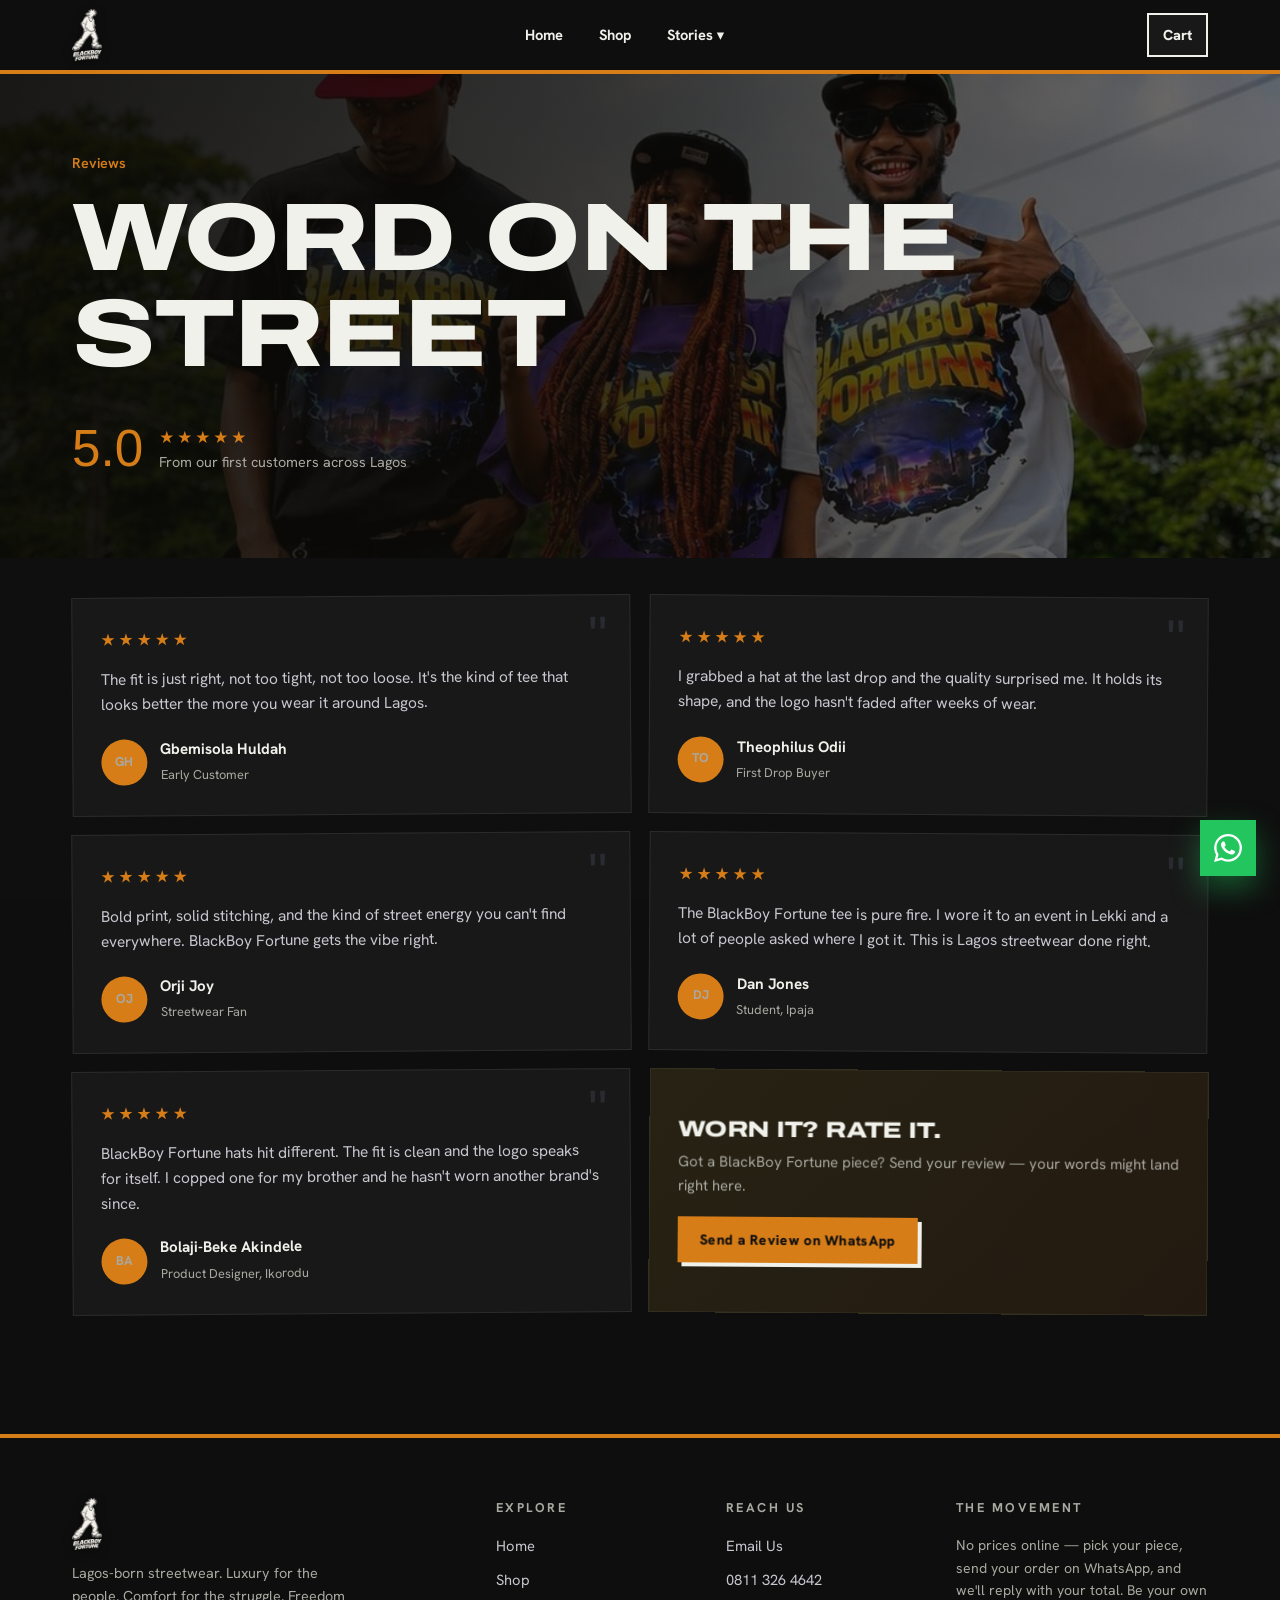
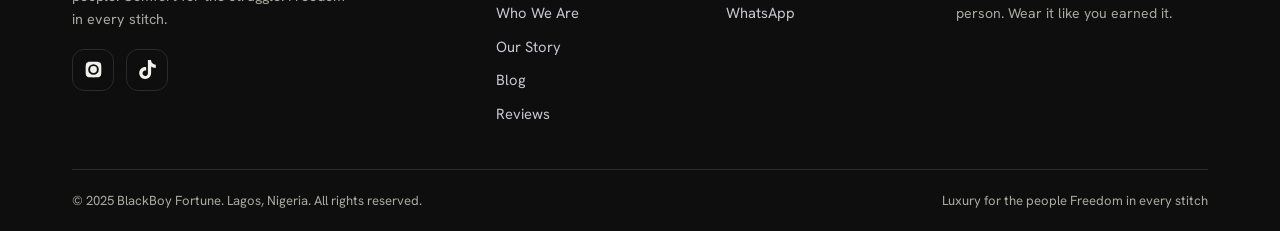
<file: reviews.html>
<!DOCTYPE html>
<html lang="en">
<head>
<meta charset="UTF-8">
<meta name="viewport" content="width=device-width, initial-scale=1.0">
<title>Reviews — BlackBoy Fortune</title>
<meta name="description" content="What the BlackBoy Fortune family is saying — real reviews from real customers in Lagos.">
<link rel="preconnect" href="https://fonts.googleapis.com">
<link href="https://fonts.googleapis.com/css2?family=Archivo:wdth,wght@62..125,500..900&family=Hanken+Grotesk:wght@400;500;600;700&display=swap" rel="stylesheet">
<link rel="stylesheet" href="reviews.css">
</head>
<body data-page="reviews">

<!-- ============ HEADER ============ -->
<header>
  <div class="container nav-inner">
    <a href="index.html" class="logo"><img src="assets/img/logo-white.png" class="mark" alt="BlackBoy Fortune"></a>
    <nav class="desktop">
      <a href="index.html" data-nav="home">Home</a>
      <a href="shop.html" data-nav="shop">Shop</a>
      <div class="nav-item" id="stories-item">
        <a href="#" id="stories-toggle">Stories ▾</a>
        <div class="dd-menu">
          <a href="who-we-are.html" data-nav="who-we-are">Who We Are </a>
          <a href="our-story.html" data-nav="our-story">Our Story </a>
          <a href="blog.html" data-nav="blog">Blog </a>
          <a href="reviews.html" data-nav="reviews">Reviews </a>
        </div>
      </div>
    </nav>
    <div class="nav-right">
      <button class="cart-btn" id="cart-open" aria-label="Open cart">Cart<span class="cart-count" id="cart-count">0</span></button>
      <button class="hamburger" id="hamburger" aria-label="Menu"><span></span><span></span><span></span></button>
    </div>
  </div>
</header>

<!-- ============ MOBILE MENU ============ -->
<div class="mobile-menu" id="mobile-menu">

  <a class="mlink" href="index.html" data-nav="home">Home</a>
  <a class="mlink" href="shop.html" data-nav="shop">Shop</a>
  <div class="mm-label">Stories</div>
  <a class="msub" href="who-we-are.html" data-nav="who-we-are">Who We Are </a>
  <a class="msub" href="our-story.html" data-nav="our-story">Our Story </a>
  <a class="msub" href="blog.html" data-nav="blog">Blog </a>
  <a class="msub" href="reviews.html" data-nav="reviews">Reviews </a>
  <div class="mm-contact">
    <a href="mailto:blackboyfortune@gmail.com">blackboyfortune@gmail.com</a>
    <a href="tel:+2348113264642">0811 326 4642</a>
  </div>

</div>

<main>
<section class="page" id="page-reviews">

  <div class="phero"><div class="phero-bg"><img src="assets/img/three-friends.jpg" alt="" loading="lazy"></div><div class="container">
    <span class="kicker">Reviews</span>
    <h1>Word on the <span class="grad-text">Street</span></h1>
    <div class="rev-summary">
      <span class="score">5.0</span>
      <div><div class="stars">★★★★★</div><p style="color:var(--muted);font-size:.9rem">From our first customers across Lagos</p></div>
      <div class="stamp" style="position:relative;top:0;right:0;margin-left:auto">Verified<br>Wear</div>
    </div>
  </div></div>
  <div class="container" style="padding-bottom:80px">
    <div class="rev-grid">

      <div class="rev-card"><span class="qmark">"</span>
        <div class="stars">★★★★★</div>
        <p>The fit is just right, not too tight, not too loose. It's the kind of tee that looks better the more you wear it around Lagos.</p>
        <div class="rev-who"><span class="avatar">GH</span><div><b>Gbemisola Huldah</b><span>Early Customer</span></div></div>
      </div>

      <div class="rev-card"><span class="qmark">"</span>
        <div class="stars">★★★★★</div>
        <p>I grabbed a hat at the last drop and the quality surprised me. It holds its shape, and the logo hasn't faded after weeks of wear.</p>
        <div class="rev-who"><span class="avatar">TO</span><div><b>Theophilus Odii</b><span>First Drop Buyer</span></div></div>
      </div>

      <div class="rev-card"><span class="qmark">"</span>
        <div class="stars">★★★★★</div>
        <p>Bold print, solid stitching, and the kind of street energy you can't find everywhere. BlackBoy Fortune gets the vibe right.</p>
        <div class="rev-who"><span class="avatar">OJ</span><div><b>Orji Joy</b><span>Streetwear Fan</span></div></div>
      </div>

      <div class="rev-card"><span class="qmark">"</span>
        <div class="stars">★★★★★</div>
        <p>The BlackBoy Fortune tee is pure fire. I wore it to an event in Lekki and a lot of people asked where I got it. This is Lagos streetwear done right.</p>
        <div class="rev-who"><span class="avatar">DJ</span><div><b>Dan Jones</b><span>Student, Ipaja</span></div></div>
      </div>

      <div class="rev-card"><span class="qmark">"</span>
        <div class="stars">★★★★★</div>
        <p>BlackBoy Fortune hats hit different. The fit is clean and the logo speaks for itself. I copped one for my brother and he hasn't worn another brand's since.</p>
        <div class="rev-who"><span class="avatar">BA</span><div><b>Bolaji-Beke Akindele</b><span>Product Designer, Ikorodu</span></div></div>
      </div>

      <div class="rev-card" style="display:flex;flex-direction:column;justify-content:center;align-items:flex-start;background:linear-gradient(135deg,rgba(212,175,55,.12),rgba(181,101,29,.12));border-color:#33301f">
        <h3 style="font-size:1.4rem;text-transform:uppercase">Worn it? Rate it.</h3>
        <p style="color:var(--muted);font-size:.93rem;margin:10px 0 18px">Got a BlackBoy Fortune piece? Send your review — your words might land right here.</p>
        <a class="btn" style="padding:12px 22px;font-size:.88rem" href="https://wa.me/2348113264642?text=%E2%AD%90%20REVIEW%20%E2%80%94%20BLACKBOY%20FORTUNE%0A%0AHi!%20I'd%20like%20to%20share%20my%20review%20of%20my%20BlackBoy%20Fortune%20piece%3A%0A%0A" target="_blank" rel="noopener">Send a Review on WhatsApp</a>
      </div>

    </div>
  </div>

</section>
</main>

<!-- ============ CART DRAWER ============ -->
<div class="drawer-overlay" id="drawer-overlay"></div>
<aside class="cart-drawer" id="cart-drawer" aria-label="Shopping cart">
  <div class="drawer-head">
    <h3>Your Cart <span id="drawer-count"></span></h3>
    <button class="icon-btn" id="cart-close" aria-label="Close cart">✕</button>
  </div>
  <p class="drawer-note"><b>No prices online.</b> Tap <b>ORDER</b> and we'll reply on WhatsApp with the total. Just asking something? Tap <b>ENQUIRY</b>.</p>
  <div class="drawer-items" id="drawer-items"></div>
  <div class="drawer-foot">
    <div class="drawer-total"><span>Total pieces</span><strong id="drawer-total">0</strong></div>
    <button class="btn btn-block" id="order-btn">Order via WhatsApp</button>
    <button class="btn-ghost btn-block enq-btn" id="enquiry-btn">❓ Make an Enquiry</button>
    <button class="btn-ghost btn-block clear-btn" id="clear-btn">Clear Cart</button>
  </div>
</aside>

<a class="wa-float" href="https://wa.me/2348113264642?text=Hello%20BlackBoy%20Fortune!%20I%20have%20an%20enquiry." target="_blank" rel="noopener" aria-label="Chat on WhatsApp">
  <svg viewBox="0 0 24 24"><path d="M17.472 14.382c-.297-.149-1.758-.867-2.03-.967-.273-.099-.471-.148-.67.15-.197.297-.767.966-.94 1.164-.173.199-.347.223-.644.075-.297-.15-1.255-.463-2.39-1.475-.883-.788-1.48-1.761-1.653-2.059-.173-.297-.018-.458.13-.606.134-.133.297-.347.446-.52.149-.174.198-.298.297-.497.1-.198.05-.371-.025-.52-.074-.149-.669-1.612-.916-2.207-.242-.579-.487-.5-.669-.51-.173-.008-.371-.01-.57-.01-.198 0-.52.074-.792.372-.272.297-1.04 1.016-1.04 2.479 0 1.462 1.065 2.875 1.213 3.074.149.198 2.096 3.2 5.077 4.487.709.306 1.262.489 1.694.625.712.227 1.36.195 1.871.118.571-.085 1.758-.719 2.006-1.413.248-.694.248-1.289.173-1.413-.074-.124-.272-.198-.57-.347m-5.421 7.403h-.004a9.87 9.87 0 01-5.031-1.378l-.361-.214-3.741.982.998-3.648-.235-.374a9.86 9.86 0 01-1.51-5.26c.001-5.45 4.436-9.884 9.888-9.884 2.64 0 5.122 1.03 6.988 2.898a9.825 9.825 0 012.893 6.994c-.003 5.45-4.437 9.884-9.885 9.884m8.413-18.297A11.815 11.815 0 0012.05 0C5.495 0 .16 5.335.157 11.892c0 2.096.547 4.142 1.588 5.945L.057 24l6.305-1.654a11.882 11.882 0 005.683 1.448h.005c6.554 0 11.89-5.335 11.893-11.893a11.821 11.821 0 00-3.48-8.413z"/></svg>
</a>

<div id="toast" role="status"></div>

<!-- ============ FOOTER ============ -->
<footer>
  <div class="container">
    <div class="foot-grid">
      <div class="foot-brand">
        <a href="index.html" class="logo foot-logo"><img src="assets/img/logo-white.png" class="mark" alt="BlackBoy Fortune"></a>
        <p>Lagos-born streetwear. Luxury for the people. Comfort for the struggle. Freedom in every stitch.</p>
        <div class="socials">
          <a href="https://www.instagram.com/blackboyfortune.ng?utm_source=ig_web_button_share_sheet&igsi=ZDNlZDc0MzIxNw==" target="_blank" rel="noopener" aria-label="Instagram">
            <svg viewBox="0 0 24 24"><path d="M12 2.2c3.2 0 3.6 0 4.9.1 1.2.1 1.8.2 2.2.4.6.2 1 .5 1.4.9.4.4.7.8.9 1.4.2.4.4 1 .4 2.2.1 1.3.1 1.7.1 4.9s0 3.6-.1 4.9c-.1 1.2-.2 1.8-.4 2.2-.2.6-.5 1-.9 1.4-.4.4-.8.7-1.4.9-.4.2-1 .4-2.2.4-1.3.1-1.7.1-4.9.1s-3.6 0-4.9-.1c-1.2-.1-1.8-.2-2.2-.4-.6-.2-1-.5-1.4-.9-.4-.4-.7-.8-.9-1.4-.2-.4-.4-1-.4-2.2-.1-1.3-.1-1.7-.1-4.9s0-3.6.1-4.9c.1-1.2.2-1.8.4-2.2.2-.6.5-1 .9-1.4.4-.4.8-.7 1.4-.9.4-.2 1-.4 2.2-.4 1.3-.1 1.7-.1 4.9-.1zm0 3.1a6.7 6.7 0 100 13.4 6.7 6.7 0 000-13.4zm0 11a4.3 4.3 0 110-8.6 4.3 4.3 0 010 8.6zm6.9-11.3a1.6 1.6 0 11-3.2 0 1.6 1.6 0 013.2 0z"/></svg>
          </a>
          <a href="https://www.tiktok.com/@blackboyfortune1?is_from_webapp=1&sender_device=pc" target="_blank" rel="noopener" aria-label="TikTok">
            <svg viewBox="0 0 24 24"><path d="M12.53.02C13.84 0 15.14.01 16.44 0c.08 1.53.63 3.09 1.75 4.17 1.12 1.11 2.7 1.62 4.24 1.79v4.03c-1.44-.05-2.89-.35-4.2-.97-.57-.26-1.1-.59-1.62-.93-.01 2.92.01 5.84-.02 8.75-.08 1.4-.54 2.79-1.35 3.94-1.31 1.92-3.58 3.17-5.91 3.21-1.43.08-2.86-.31-4.08-1.03-2.02-1.19-3.44-3.37-3.65-5.71-.02-.5-.03-1-.01-1.49.18-1.9 1.12-3.72 2.58-4.96 1.66-1.44 3.98-2.13 6.15-1.72.02 1.48-.04 2.96-.04 4.44-.99-.32-2.15-.23-3.02.37-.63.41-1.11 1.04-1.36 1.75-.21.51-.15 1.07-.14 1.61.24 1.64 1.82 3.02 3.5 2.87 1.12-.01 2.19-.66 2.77-1.61.19-.33.4-.67.41-1.06.1-1.79.06-3.57.07-5.36.01-4.03-.01-8.05.02-12.07z"/></svg>
          </a>
        </div>
      </div>
      <div>
        <h4>Explore</h4>
        <div class="foot-links">
          <a href="index.html">Home</a>
          <a href="shop.html">Shop</a>
          <a href="who-we-are.html">Who We Are</a>
          <a href="our-story.html">Our Story</a>
          <a href="blog.html">Blog</a>
          <a href="reviews.html">Reviews</a>
        </div>
      </div>
      <div>
        <h4>Reach Us</h4>
        <div class="foot-links">
          <a href="mailto:blackboyfortune@gmail.com">Email Us</a>
          <a href="tel:+2348113264642">0811 326 4642</a>
          <a href="https://wa.me/2348113264642?text=Hello%20BlackBoy%20Fortune!%20I%20have%20an%20enquiry." target="_blank" rel="noopener">WhatsApp</a>
        </div>
      </div>
      <div>
        <h4>The Movement</h4>
        <p style="color:var(--muted);font-size:.88rem">No prices online — pick your piece, send your order on WhatsApp, and we'll reply with your total. Be your own person. Wear it like you earned it.</p>
      </div>
    </div>
    <div class="foot-bottom">
      <span>© 2025 BlackBoy Fortune. Lagos, Nigeria. All rights reserved.</span>
      <span>Luxury for the people Freedom in every stitch</span>
    </div>
  </div>
</footer>

<script src="reviews.js"></script>
</body>
</html>
</file>
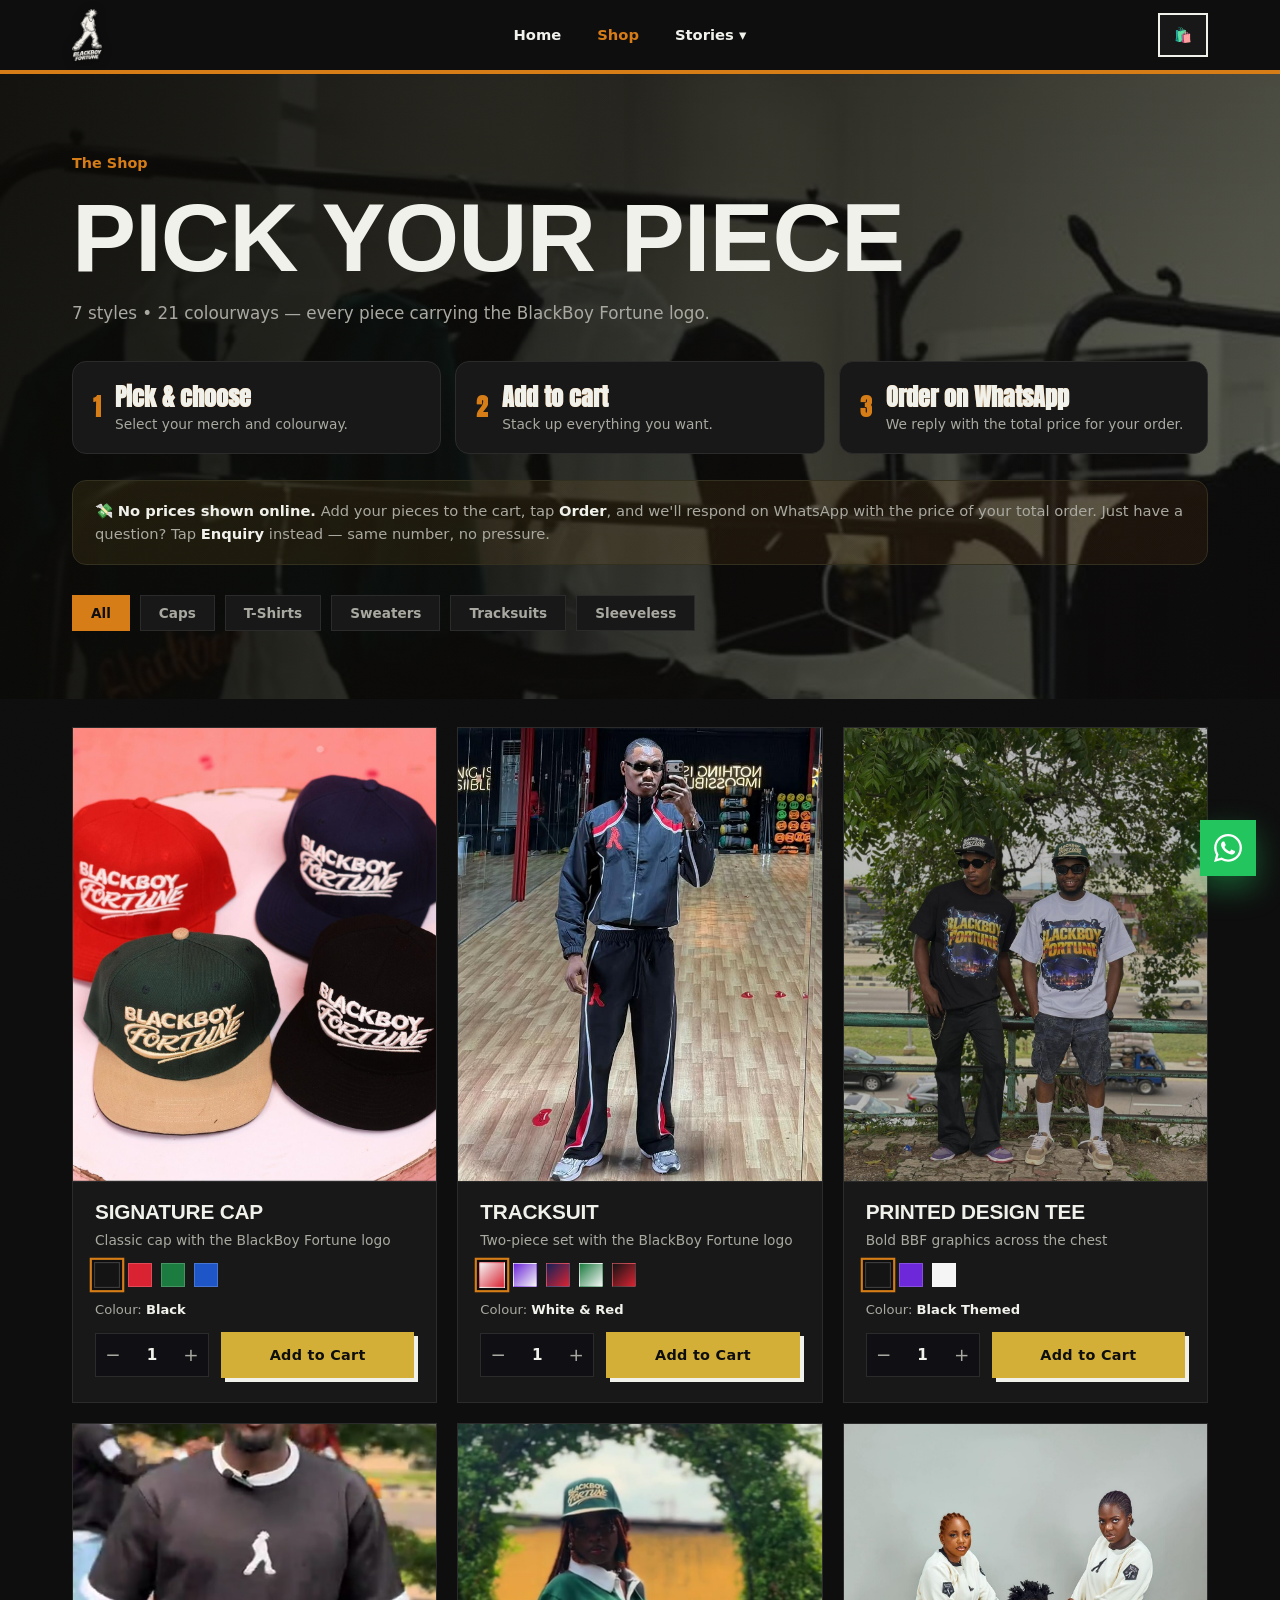
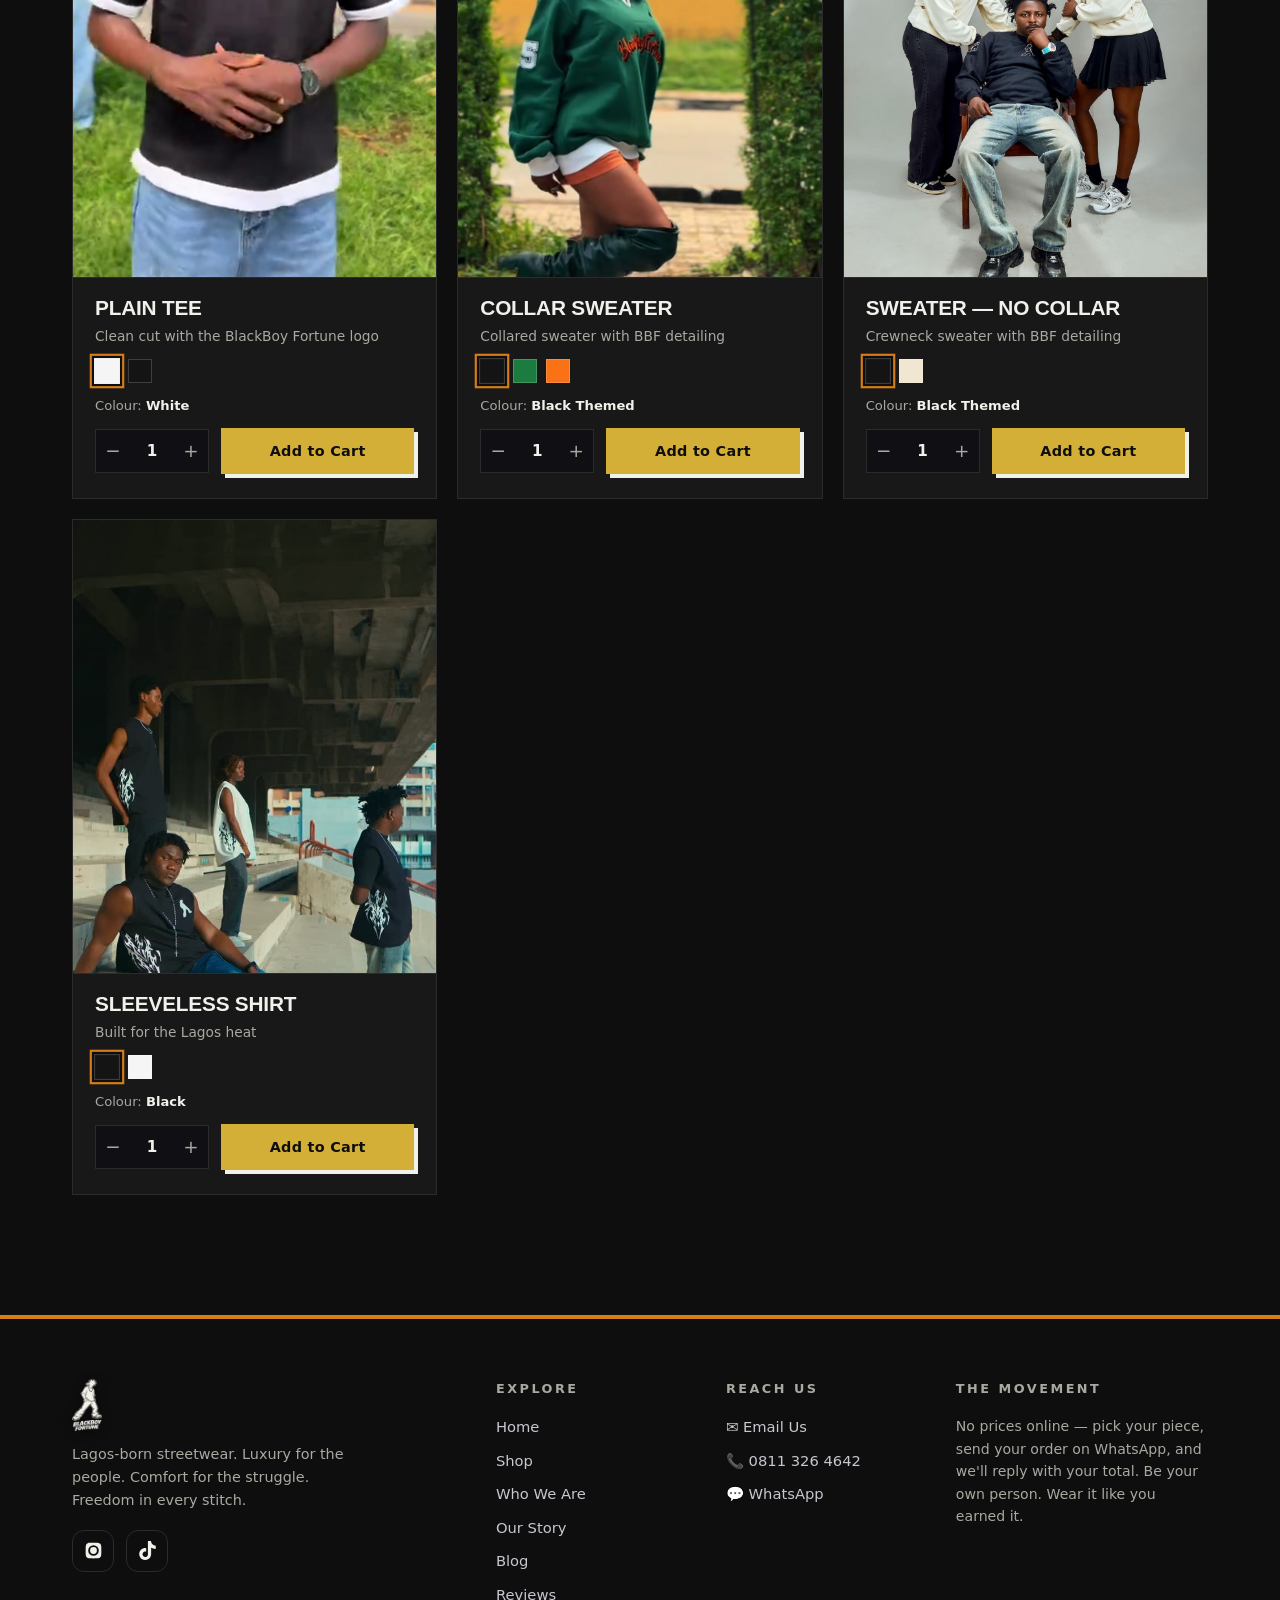
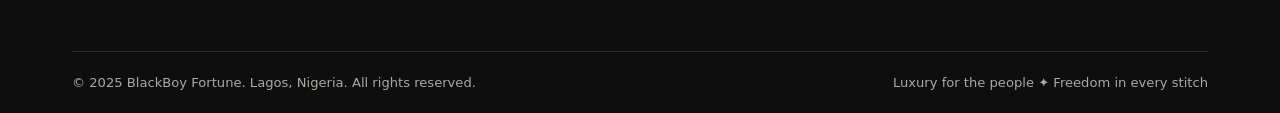
<file: shop-1.html>
<!DOCTYPE html>
<html lang="en">
<head>
<meta charset="UTF-8">
<meta name="viewport" content="width=device-width, initial-scale=1.0">
<title>Shop — BlackBoy Fortune</title>
<meta name="description" content="Shop caps, tracksuits, tees, sweaters and sleeveless pieces from BlackBoy Fortune. No prices online — order via WhatsApp for your total.">
<link rel="preconnect" href="https://fonts.googleapis.com">
<link href="https://fonts.googleapis.com/css2?family=Anton&family=Space+Grotesk:wght@400;500;600;700&display=swap" rel="stylesheet">
<link rel="stylesheet" href="shop.css">
</head>
<body data-page="shop">

<!-- ============ HEADER ============ -->
<header>
  <div class="container nav-inner">
    <a href="index.html" class="logo"><img src="assets/img/logo-white.png" class="mark" alt="BlackBoy Fortune"></a>
    <nav class="desktop">
      <a href="index.html" data-nav="home">Home</a>
      <a href="shop.html" data-nav="shop">Shop</a>
      <div class="nav-item" id="stories-item">
        <a href="#" id="stories-toggle">Stories ▾</a>
        <div class="dd-menu">
          <a href="who-we-are.html" data-nav="who-we-are">Who We Are <span>→</span></a>
          <a href="our-story.html" data-nav="our-story">Our Story <span>→</span></a>
          <a href="blog.html" data-nav="blog">Blog <span>→</span></a>
          <a href="reviews.html" data-nav="reviews">Reviews <span>→</span></a>
        </div>
      </div>
    </nav>
    <div class="nav-right">
      <button class="cart-btn" id="cart-open" aria-label="Open cart">🛍️<span class="cart-count" id="cart-count">0</span></button>
      <button class="hamburger" id="hamburger" aria-label="Menu"><span></span><span></span><span></span></button>
    </div>
  </div>
</header>

<!-- ============ MOBILE MENU ============ -->
<div class="mobile-menu" id="mobile-menu">

  <a class="mlink" href="index.html" data-nav="home">Home</a>
  <a class="mlink" href="shop.html" data-nav="shop">Shop</a>
  <div class="mm-label">Stories</div>
  <a class="msub" href="who-we-are.html" data-nav="who-we-are">Who We Are <span>→</span></a>
  <a class="msub" href="our-story.html" data-nav="our-story">Our Story <span>→</span></a>
  <a class="msub" href="blog.html" data-nav="blog">Blog <span>→</span></a>
  <a class="msub" href="reviews.html" data-nav="reviews">Reviews <span>→</span></a>
  <div class="mm-contact">
    <a href="mailto:blackboyfortune@gmail.com">✉️ blackboyfortune@gmail.com</a>
    <a href="tel:+2348113264642">📞 0811 326 4642</a>
  </div>

</div>

<main>
<section class="page" id="page-shop">

  <div class="phero"><div class="phero-bg"><img src="assets/img/rack-shop.jpg" alt="" loading="lazy"></div><div class="container">
    <span class="kicker">The Shop</span>
    <h1>Pick Your <span class="grad-text">Piece</span></h1>
    <p class="lead">7 styles • 21 colourways — every piece carrying the BlackBoy Fortune logo.</p>
    <div class="how-strip">
      <div class="how"><b>1</b><p><b style="color:var(--text)">Pick &amp; choose</b><br>Select your merch and colourway.</p></div>
      <div class="how"><b>2</b><p><b style="color:var(--text)">Add to cart</b><br>Stack up everything you want.</p></div>
      <div class="how"><b>3</b><p><b style="color:var(--text)">Order on WhatsApp</b><br>We reply with the total price for your order.</p></div>
    </div>
    <div class="price-note">💸 <b>No prices shown online.</b> Add your pieces to the cart, tap <b>Order</b>, and we'll respond on WhatsApp with the price of your total order. Just have a question? Tap <b>Enquiry</b> instead — same number, no pressure.</div>
    <div class="filters">
      <button class="filter-chip on" data-filter="all">All</button>
      <button class="filter-chip" data-filter="caps">Caps</button>
      <button class="filter-chip" data-filter="tees">T-Shirts</button>
      <button class="filter-chip" data-filter="sweaters">Sweaters</button>
      <button class="filter-chip" data-filter="tracksuits">Tracksuits</button>
      <button class="filter-chip" data-filter="sleeveless">Sleeveless</button>
    </div>
  </div></div>
  <div class="container" style="padding-bottom:80px">
    <div class="shop-grid" id="shop-grid"></div>
  </div>

</section>
</main>

<!-- ============ CART DRAWER ============ -->
<div class="drawer-overlay" id="drawer-overlay"></div>
<aside class="cart-drawer" id="cart-drawer" aria-label="Shopping cart">
  <div class="drawer-head">
    <h3>Your Cart <span id="drawer-count"></span></h3>
    <button class="icon-btn" id="cart-close" aria-label="Close cart">✕</button>
  </div>
  <p class="drawer-note">💸 <b>No prices online.</b> Tap <b>ORDER</b> and we'll reply on WhatsApp with the total. Just asking something? Tap <b>ENQUIRY</b>.</p>
  <div class="drawer-items" id="drawer-items"></div>
  <div class="drawer-foot">
    <div class="drawer-total"><span>Total pieces</span><strong id="drawer-total">0</strong></div>
    <button class="btn btn-block" id="order-btn">🛒 Order via WhatsApp</button>
    <button class="btn-ghost btn-block enq-btn" id="enquiry-btn">❓ Make an Enquiry</button>
    <button class="btn-ghost btn-block clear-btn" id="clear-btn">🗑️ Clear Cart</button>
  </div>
</aside>

<a class="wa-float" href="https://wa.me/2348113264642?text=Hello%20BlackBoy%20Fortune!%20I%20have%20an%20enquiry." target="_blank" rel="noopener" aria-label="Chat on WhatsApp">
  <svg viewBox="0 0 24 24"><path d="M17.472 14.382c-.297-.149-1.758-.867-2.03-.967-.273-.099-.471-.148-.67.15-.197.297-.767.966-.94 1.164-.173.199-.347.223-.644.075-.297-.15-1.255-.463-2.39-1.475-.883-.788-1.48-1.761-1.653-2.059-.173-.297-.018-.458.13-.606.134-.133.297-.347.446-.52.149-.174.198-.298.297-.497.1-.198.05-.371-.025-.52-.074-.149-.669-1.612-.916-2.207-.242-.579-.487-.5-.669-.51-.173-.008-.371-.01-.57-.01-.198 0-.52.074-.792.372-.272.297-1.04 1.016-1.04 2.479 0 1.462 1.065 2.875 1.213 3.074.149.198 2.096 3.2 5.077 4.487.709.306 1.262.489 1.694.625.712.227 1.36.195 1.871.118.571-.085 1.758-.719 2.006-1.413.248-.694.248-1.289.173-1.413-.074-.124-.272-.198-.57-.347m-5.421 7.403h-.004a9.87 9.87 0 01-5.031-1.378l-.361-.214-3.741.982.998-3.648-.235-.374a9.86 9.86 0 01-1.51-5.26c.001-5.45 4.436-9.884 9.888-9.884 2.64 0 5.122 1.03 6.988 2.898a9.825 9.825 0 012.893 6.994c-.003 5.45-4.437 9.884-9.885 9.884m8.413-18.297A11.815 11.815 0 0012.05 0C5.495 0 .16 5.335.157 11.892c0 2.096.547 4.142 1.588 5.945L.057 24l6.305-1.654a11.882 11.882 0 005.683 1.448h.005c6.554 0 11.89-5.335 11.893-11.893a11.821 11.821 0 00-3.48-8.413z"/></svg>
</a>

<div id="toast" role="status"></div>

<!-- ============ FOOTER ============ -->
<footer>
  <div class="container">
    <div class="foot-grid">
      <div class="foot-brand">
        <a href="index.html" class="logo foot-logo"><img src="assets/img/logo-white.png" class="mark" alt="BlackBoy Fortune"></a>
        <p>Lagos-born streetwear. Luxury for the people. Comfort for the struggle. Freedom in every stitch.</p>
        <div class="socials">
          <a href="https://www.instagram.com/blackboyfortune.ng?utm_source=ig_web_button_share_sheet&igsi=ZDNlZDc0MzIxNw==" target="_blank" rel="noopener" aria-label="Instagram">
            <svg viewBox="0 0 24 24"><path d="M12 2.2c3.2 0 3.6 0 4.9.1 1.2.1 1.8.2 2.2.4.6.2 1 .5 1.4.9.4.4.7.8.9 1.4.2.4.4 1 .4 2.2.1 1.3.1 1.7.1 4.9s0 3.6-.1 4.9c-.1 1.2-.2 1.8-.4 2.2-.2.6-.5 1-.9 1.4-.4.4-.8.7-1.4.9-.4.2-1 .4-2.2.4-1.3.1-1.7.1-4.9.1s-3.6 0-4.9-.1c-1.2-.1-1.8-.2-2.2-.4-.6-.2-1-.5-1.4-.9-.4-.4-.7-.8-.9-1.4-.2-.4-.4-1-.4-2.2-.1-1.3-.1-1.7-.1-4.9s0-3.6.1-4.9c.1-1.2.2-1.8.4-2.2.2-.6.5-1 .9-1.4.4-.4.8-.7 1.4-.9.4-.2 1-.4 2.2-.4 1.3-.1 1.7-.1 4.9-.1zm0 3.1a6.7 6.7 0 100 13.4 6.7 6.7 0 000-13.4zm0 11a4.3 4.3 0 110-8.6 4.3 4.3 0 010 8.6zm6.9-11.3a1.6 1.6 0 11-3.2 0 1.6 1.6 0 013.2 0z"/></svg>
          </a>
          <a href="https://www.tiktok.com/@blackboyfortune1?is_from_webapp=1&sender_device=pc" target="_blank" rel="noopener" aria-label="TikTok">
            <svg viewBox="0 0 24 24"><path d="M12.53.02C13.84 0 15.14.01 16.44 0c.08 1.53.63 3.09 1.75 4.17 1.12 1.11 2.7 1.62 4.24 1.79v4.03c-1.44-.05-2.89-.35-4.2-.97-.57-.26-1.1-.59-1.62-.93-.01 2.92.01 5.84-.02 8.75-.08 1.4-.54 2.79-1.35 3.94-1.31 1.92-3.58 3.17-5.91 3.21-1.43.08-2.86-.31-4.08-1.03-2.02-1.19-3.44-3.37-3.65-5.71-.02-.5-.03-1-.01-1.49.18-1.9 1.12-3.72 2.58-4.96 1.66-1.44 3.98-2.13 6.15-1.72.02 1.48-.04 2.96-.04 4.44-.99-.32-2.15-.23-3.02.37-.63.41-1.11 1.04-1.36 1.75-.21.51-.15 1.07-.14 1.61.24 1.64 1.82 3.02 3.5 2.87 1.12-.01 2.19-.66 2.77-1.61.19-.33.4-.67.41-1.06.1-1.79.06-3.57.07-5.36.01-4.03-.01-8.05.02-12.07z"/></svg>
          </a>
        </div>
      </div>
      <div>
        <h4>Explore</h4>
        <div class="foot-links">
          <a href="index.html">Home</a>
          <a href="shop.html">Shop</a>
          <a href="who-we-are.html">Who We Are</a>
          <a href="our-story.html">Our Story</a>
          <a href="blog.html">Blog</a>
          <a href="reviews.html">Reviews</a>
        </div>
      </div>
      <div>
        <h4>Reach Us</h4>
        <div class="foot-links">
          <a href="mailto:blackboyfortune@gmail.com">✉️ Email Us</a>
          <a href="tel:+2348113264642">📞 0811 326 4642</a>
          <a href="https://wa.me/2348113264642?text=Hello%20BlackBoy%20Fortune!%20I%20have%20an%20enquiry." target="_blank" rel="noopener">💬 WhatsApp</a>
        </div>
      </div>
      <div>
        <h4>The Movement</h4>
        <p style="color:var(--muted);font-size:.88rem">No prices online — pick your piece, send your order on WhatsApp, and we'll reply with your total. Be your own person. Wear it like you earned it.</p>
      </div>
    </div>
    <div class="foot-bottom">
      <span>© 2025 BlackBoy Fortune. Lagos, Nigeria. All rights reserved.</span>
      <span>Luxury for the people ✦ Freedom in every stitch</span>
    </div>
  </div>
</footer>

<script src="shop.js"></script>
</body>
</html>
</file>
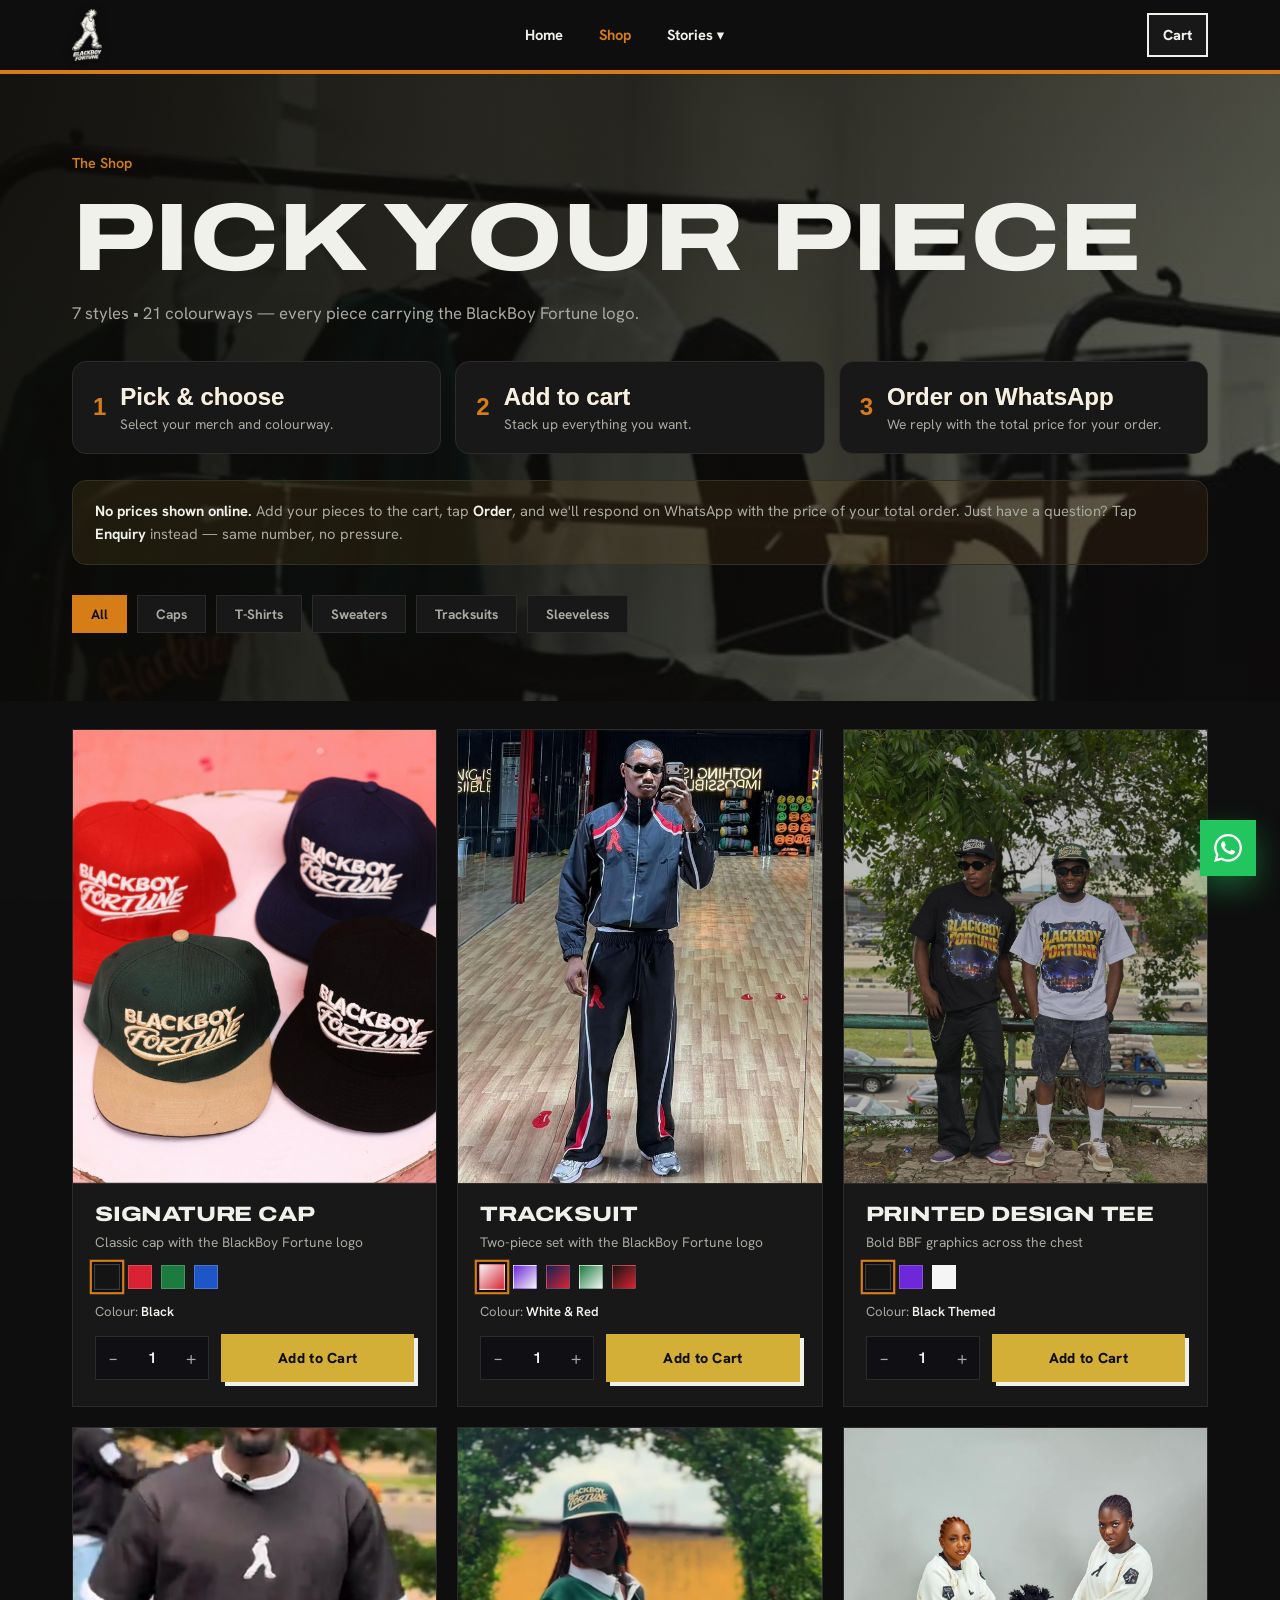
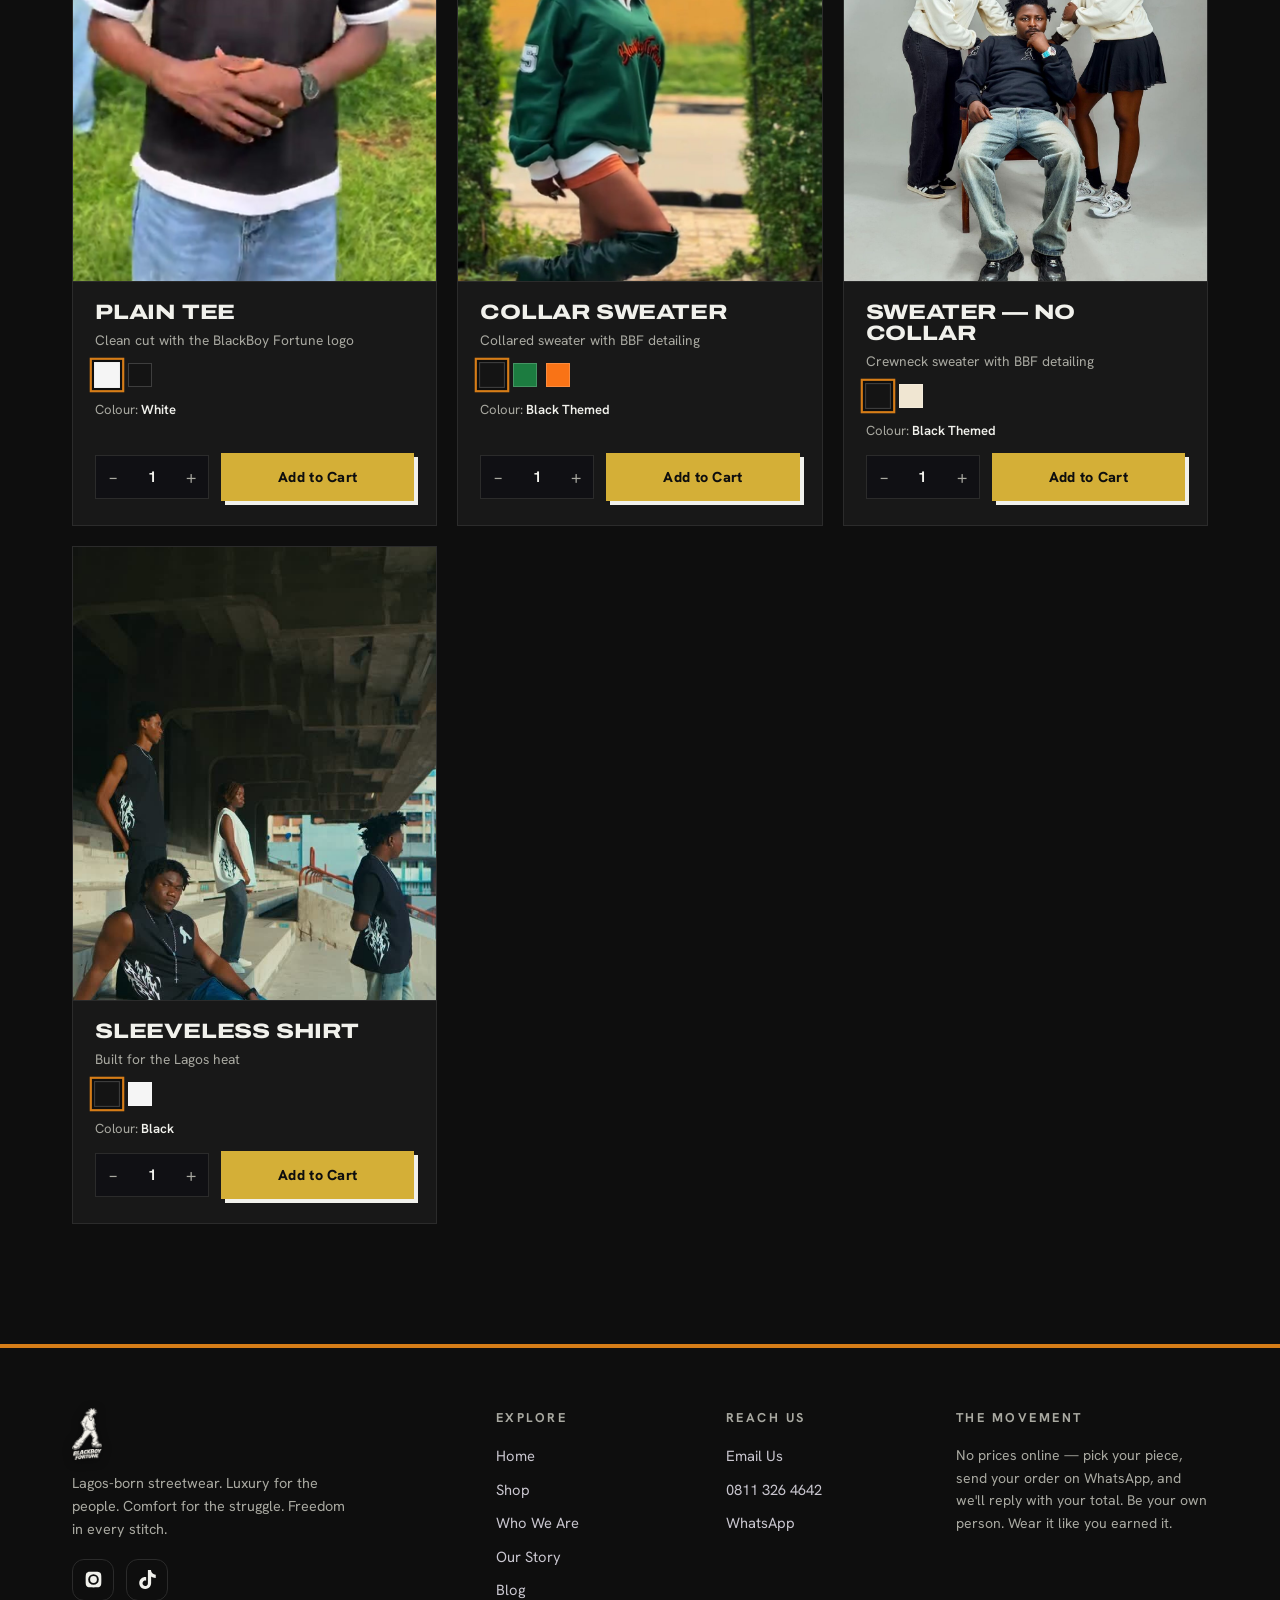
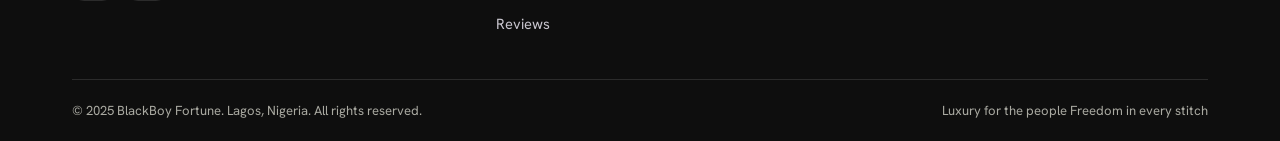
<file: shop.html>
<!DOCTYPE html>
<html lang="en">
<head>
<meta charset="UTF-8">
<meta name="viewport" content="width=device-width, initial-scale=1.0">
<title>Shop — BlackBoy Fortune</title>
<meta name="description" content="Shop caps, tracksuits, tees, sweaters and sleeveless pieces from BlackBoy Fortune. No prices online — order via WhatsApp for your total.">
<link rel="preconnect" href="https://fonts.googleapis.com">
<link href="https://fonts.googleapis.com/css2?family=Archivo:wdth,wght@62..125,500..900&family=Hanken+Grotesk:wght@400;500;600;700&display=swap" rel="stylesheet">
<link rel="stylesheet" href="shop.css">
</head>
<body data-page="shop">

<!-- ============ HEADER ============ -->
<header>
  <div class="container nav-inner">
    <a href="index.html" class="logo"><img src="assets/img/logo-white.png" class="mark" alt="BlackBoy Fortune"></a>
    <nav class="desktop">
      <a href="index.html" data-nav="home">Home</a>
      <a href="shop.html" data-nav="shop">Shop</a>
      <div class="nav-item" id="stories-item">
        <a href="#" id="stories-toggle">Stories ▾</a>
        <div class="dd-menu">
          <a href="who-we-are.html" data-nav="who-we-are">Who We Are </a>
          <a href="our-story.html" data-nav="our-story">Our Story </a>
          <a href="blog.html" data-nav="blog">Blog </a>
          <a href="reviews.html" data-nav="reviews">Reviews </a>
        </div>
      </div>
    </nav>
    <div class="nav-right">
      <button class="cart-btn" id="cart-open" aria-label="Open cart">Cart<span class="cart-count" id="cart-count">0</span></button>
      <button class="hamburger" id="hamburger" aria-label="Menu"><span></span><span></span><span></span></button>
    </div>
  </div>
</header>

<!-- ============ MOBILE MENU ============ -->
<div class="mobile-menu" id="mobile-menu">

  <a class="mlink" href="index.html" data-nav="home">Home</a>
  <a class="mlink" href="shop.html" data-nav="shop">Shop</a>
  <div class="mm-label">Stories</div>
  <a class="msub" href="who-we-are.html" data-nav="who-we-are">Who We Are </a>
  <a class="msub" href="our-story.html" data-nav="our-story">Our Story </a>
  <a class="msub" href="blog.html" data-nav="blog">Blog </a>
  <a class="msub" href="reviews.html" data-nav="reviews">Reviews </a>
  <div class="mm-contact">
    <a href="mailto:blackboyfortune@gmail.com">blackboyfortune@gmail.com</a>
    <a href="tel:+2348113264642">0811 326 4642</a>
  </div>

</div>

<main>
<section class="page" id="page-shop">

  <div class="phero"><div class="phero-bg"><img src="assets/img/rack-shop.jpg" alt="" loading="lazy"></div><div class="container">
    <span class="kicker">The Shop</span>
    <h1>Pick Your <span class="grad-text">Piece</span></h1>
    <p class="lead">7 styles • 21 colourways — every piece carrying the BlackBoy Fortune logo.</p>
    <div class="how-strip">
      <div class="how"><b>1</b><p><b style="color:var(--text)">Pick &amp; choose</b><br>Select your merch and colourway.</p></div>
      <div class="how"><b>2</b><p><b style="color:var(--text)">Add to cart</b><br>Stack up everything you want.</p></div>
      <div class="how"><b>3</b><p><b style="color:var(--text)">Order on WhatsApp</b><br>We reply with the total price for your order.</p></div>
    </div>
    <div class="price-note"><b>No prices shown online.</b> Add your pieces to the cart, tap <b>Order</b>, and we'll respond on WhatsApp with the price of your total order. Just have a question? Tap <b>Enquiry</b> instead — same number, no pressure.</div>
    <div class="filters">
      <button class="filter-chip on" data-filter="all">All</button>
      <button class="filter-chip" data-filter="caps">Caps</button>
      <button class="filter-chip" data-filter="tees">T-Shirts</button>
      <button class="filter-chip" data-filter="sweaters">Sweaters</button>
      <button class="filter-chip" data-filter="tracksuits">Tracksuits</button>
      <button class="filter-chip" data-filter="sleeveless">Sleeveless</button>
    </div>
  </div></div>
  <div class="container" style="padding-bottom:80px">
    <div class="shop-grid" id="shop-grid"></div>
  </div>

</section>
</main>

<!-- ============ CART DRAWER ============ -->
<div class="drawer-overlay" id="drawer-overlay"></div>
<aside class="cart-drawer" id="cart-drawer" aria-label="Shopping cart">
  <div class="drawer-head">
    <h3>Your Cart <span id="drawer-count"></span></h3>
    <button class="icon-btn" id="cart-close" aria-label="Close cart">✕</button>
  </div>
  <p class="drawer-note"><b>No prices online.</b> Tap <b>ORDER</b> and we'll reply on WhatsApp with the total. Just asking something? Tap <b>ENQUIRY</b>.</p>
  <div class="drawer-items" id="drawer-items"></div>
  <div class="drawer-foot">
    <div class="drawer-total"><span>Total pieces</span><strong id="drawer-total">0</strong></div>
    <button class="btn btn-block" id="order-btn">Order via WhatsApp</button>
    <button class="btn-ghost btn-block enq-btn" id="enquiry-btn">❓ Make an Enquiry</button>
    <button class="btn-ghost btn-block clear-btn" id="clear-btn">Clear Cart</button>
  </div>
</aside>

<a class="wa-float" href="https://wa.me/2348113264642?text=Hello%20BlackBoy%20Fortune!%20I%20have%20an%20enquiry." target="_blank" rel="noopener" aria-label="Chat on WhatsApp">
  <svg viewBox="0 0 24 24"><path d="M17.472 14.382c-.297-.149-1.758-.867-2.03-.967-.273-.099-.471-.148-.67.15-.197.297-.767.966-.94 1.164-.173.199-.347.223-.644.075-.297-.15-1.255-.463-2.39-1.475-.883-.788-1.48-1.761-1.653-2.059-.173-.297-.018-.458.13-.606.134-.133.297-.347.446-.52.149-.174.198-.298.297-.497.1-.198.05-.371-.025-.52-.074-.149-.669-1.612-.916-2.207-.242-.579-.487-.5-.669-.51-.173-.008-.371-.01-.57-.01-.198 0-.52.074-.792.372-.272.297-1.04 1.016-1.04 2.479 0 1.462 1.065 2.875 1.213 3.074.149.198 2.096 3.2 5.077 4.487.709.306 1.262.489 1.694.625.712.227 1.36.195 1.871.118.571-.085 1.758-.719 2.006-1.413.248-.694.248-1.289.173-1.413-.074-.124-.272-.198-.57-.347m-5.421 7.403h-.004a9.87 9.87 0 01-5.031-1.378l-.361-.214-3.741.982.998-3.648-.235-.374a9.86 9.86 0 01-1.51-5.26c.001-5.45 4.436-9.884 9.888-9.884 2.64 0 5.122 1.03 6.988 2.898a9.825 9.825 0 012.893 6.994c-.003 5.45-4.437 9.884-9.885 9.884m8.413-18.297A11.815 11.815 0 0012.05 0C5.495 0 .16 5.335.157 11.892c0 2.096.547 4.142 1.588 5.945L.057 24l6.305-1.654a11.882 11.882 0 005.683 1.448h.005c6.554 0 11.89-5.335 11.893-11.893a11.821 11.821 0 00-3.48-8.413z"/></svg>
</a>

<div id="toast" role="status"></div>

<!-- ============ FOOTER ============ -->
<footer>
  <div class="container">
    <div class="foot-grid">
      <div class="foot-brand">
        <a href="index.html" class="logo foot-logo"><img src="assets/img/logo-white.png" class="mark" alt="BlackBoy Fortune"></a>
        <p>Lagos-born streetwear. Luxury for the people. Comfort for the struggle. Freedom in every stitch.</p>
        <div class="socials">
          <a href="https://www.instagram.com/blackboyfortune.ng?utm_source=ig_web_button_share_sheet&igsi=ZDNlZDc0MzIxNw==" target="_blank" rel="noopener" aria-label="Instagram">
            <svg viewBox="0 0 24 24"><path d="M12 2.2c3.2 0 3.6 0 4.9.1 1.2.1 1.8.2 2.2.4.6.2 1 .5 1.4.9.4.4.7.8.9 1.4.2.4.4 1 .4 2.2.1 1.3.1 1.7.1 4.9s0 3.6-.1 4.9c-.1 1.2-.2 1.8-.4 2.2-.2.6-.5 1-.9 1.4-.4.4-.8.7-1.4.9-.4.2-1 .4-2.2.4-1.3.1-1.7.1-4.9.1s-3.6 0-4.9-.1c-1.2-.1-1.8-.2-2.2-.4-.6-.2-1-.5-1.4-.9-.4-.4-.7-.8-.9-1.4-.2-.4-.4-1-.4-2.2-.1-1.3-.1-1.7-.1-4.9s0-3.6.1-4.9c.1-1.2.2-1.8.4-2.2.2-.6.5-1 .9-1.4.4-.4.8-.7 1.4-.9.4-.2 1-.4 2.2-.4 1.3-.1 1.7-.1 4.9-.1zm0 3.1a6.7 6.7 0 100 13.4 6.7 6.7 0 000-13.4zm0 11a4.3 4.3 0 110-8.6 4.3 4.3 0 010 8.6zm6.9-11.3a1.6 1.6 0 11-3.2 0 1.6 1.6 0 013.2 0z"/></svg>
          </a>
          <a href="https://www.tiktok.com/@blackboyfortune1?is_from_webapp=1&sender_device=pc" target="_blank" rel="noopener" aria-label="TikTok">
            <svg viewBox="0 0 24 24"><path d="M12.53.02C13.84 0 15.14.01 16.44 0c.08 1.53.63 3.09 1.75 4.17 1.12 1.11 2.7 1.62 4.24 1.79v4.03c-1.44-.05-2.89-.35-4.2-.97-.57-.26-1.1-.59-1.62-.93-.01 2.92.01 5.84-.02 8.75-.08 1.4-.54 2.79-1.35 3.94-1.31 1.92-3.58 3.17-5.91 3.21-1.43.08-2.86-.31-4.08-1.03-2.02-1.19-3.44-3.37-3.65-5.71-.02-.5-.03-1-.01-1.49.18-1.9 1.12-3.72 2.58-4.96 1.66-1.44 3.98-2.13 6.15-1.72.02 1.48-.04 2.96-.04 4.44-.99-.32-2.15-.23-3.02.37-.63.41-1.11 1.04-1.36 1.75-.21.51-.15 1.07-.14 1.61.24 1.64 1.82 3.02 3.5 2.87 1.12-.01 2.19-.66 2.77-1.61.19-.33.4-.67.41-1.06.1-1.79.06-3.57.07-5.36.01-4.03-.01-8.05.02-12.07z"/></svg>
          </a>
        </div>
      </div>
      <div>
        <h4>Explore</h4>
        <div class="foot-links">
          <a href="index.html">Home</a>
          <a href="shop.html">Shop</a>
          <a href="who-we-are.html">Who We Are</a>
          <a href="our-story.html">Our Story</a>
          <a href="blog.html">Blog</a>
          <a href="reviews.html">Reviews</a>
        </div>
      </div>
      <div>
        <h4>Reach Us</h4>
        <div class="foot-links">
          <a href="mailto:blackboyfortune@gmail.com">Email Us</a>
          <a href="tel:+2348113264642">0811 326 4642</a>
          <a href="https://wa.me/2348113264642?text=Hello%20BlackBoy%20Fortune!%20I%20have%20an%20enquiry." target="_blank" rel="noopener">WhatsApp</a>
        </div>
      </div>
      <div>
        <h4>The Movement</h4>
        <p style="color:var(--muted);font-size:.88rem">No prices online — pick your piece, send your order on WhatsApp, and we'll reply with your total. Be your own person. Wear it like you earned it.</p>
      </div>
    </div>
    <div class="foot-bottom">
      <span>© 2025 BlackBoy Fortune. Lagos, Nigeria. All rights reserved.</span>
      <span>Luxury for the people Freedom in every stitch</span>
    </div>
  </div>
</footer>

<script src="shop.js"></script>
</body>
</html>
</file>
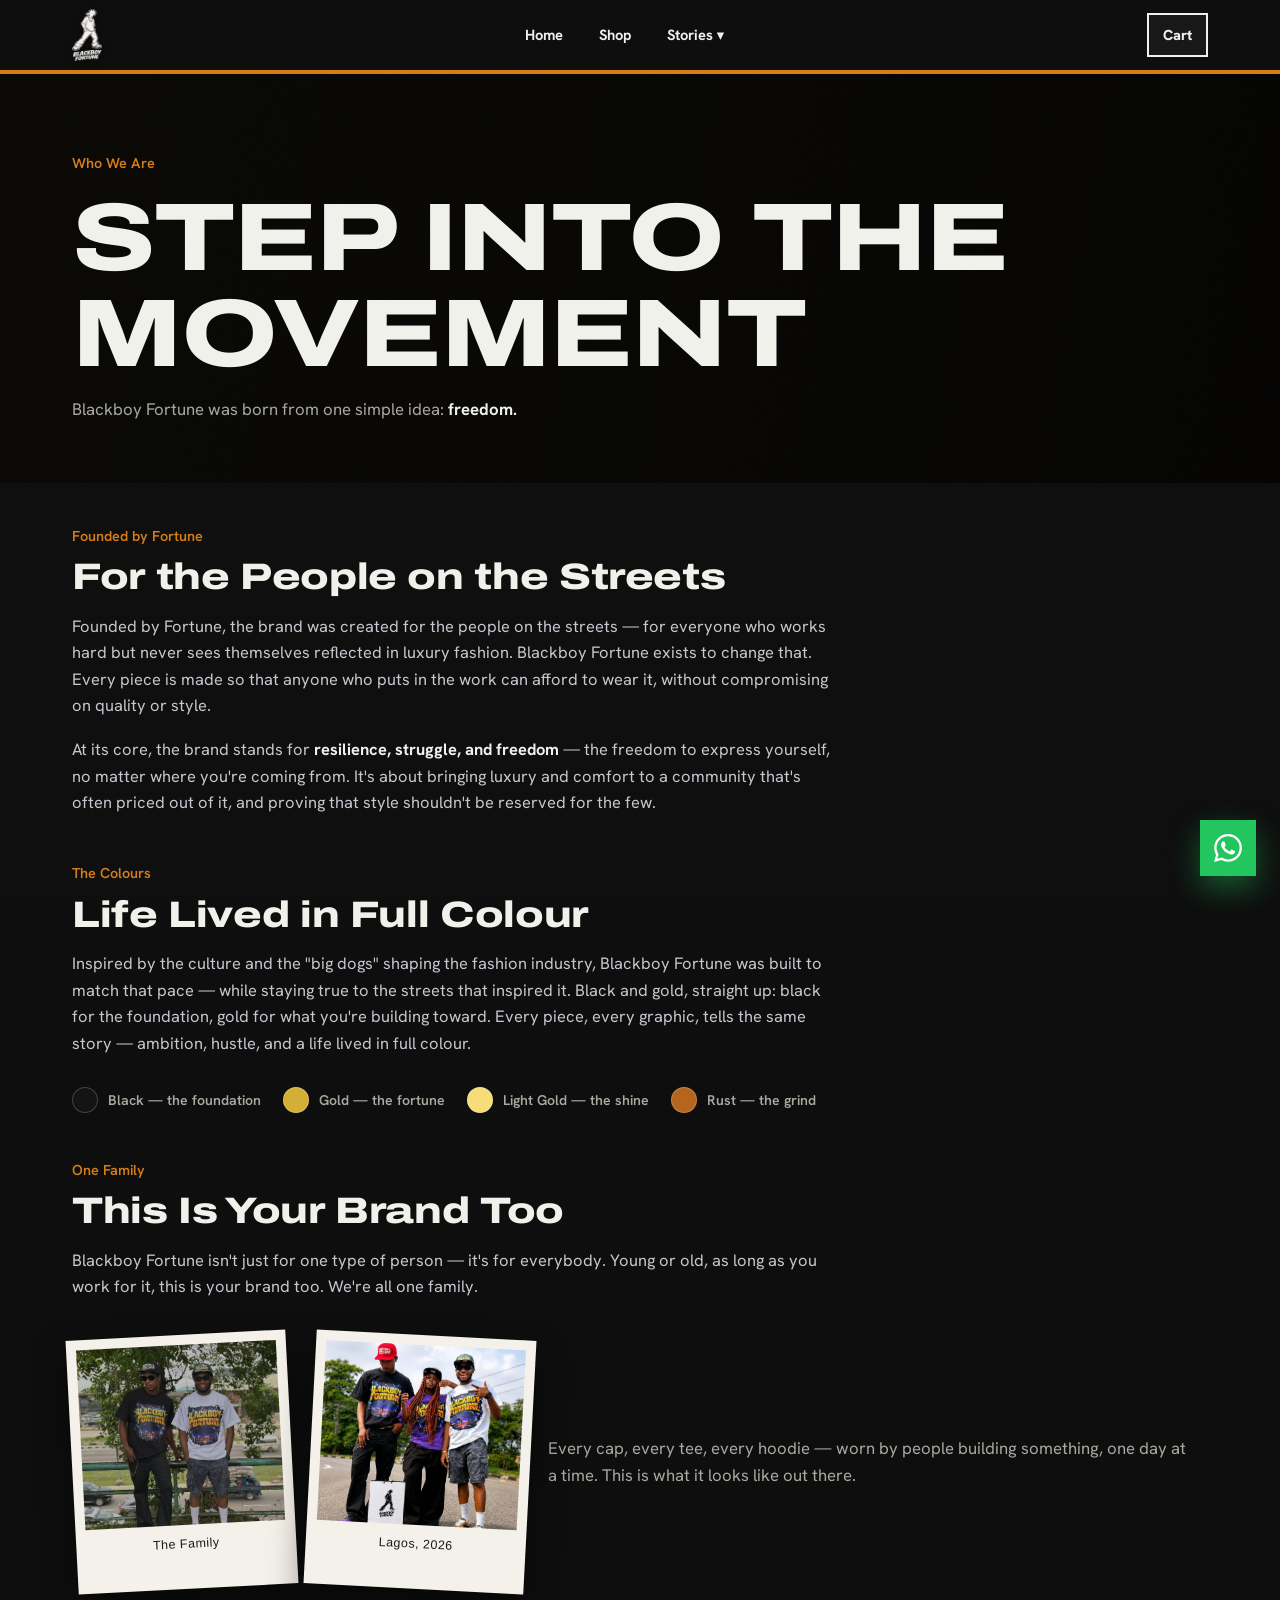
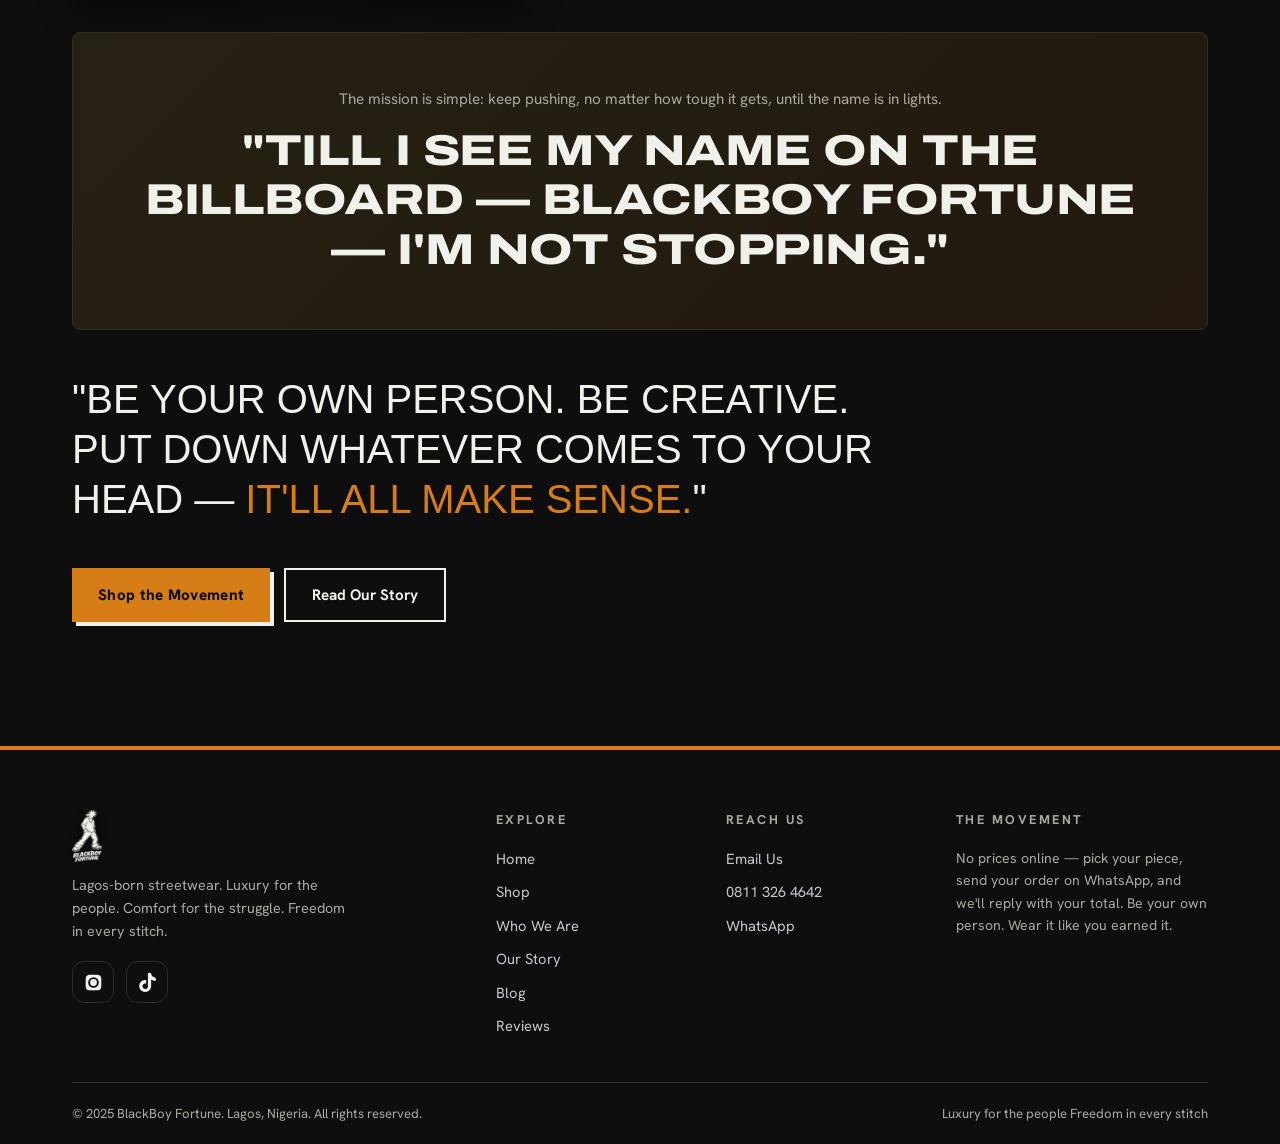
<file: who-we-are.html>
<!DOCTYPE html>
<html lang="en">
<head>
<meta charset="UTF-8">
<meta name="viewport" content="width=device-width, initial-scale=1.0">
<title>Who We Are — BlackBoy Fortune</title>
<meta name="description" content="The movement behind BlackBoy Fortune — Lagos-born streetwear built for resilience, struggle and freedom.">
<link rel="preconnect" href="https://fonts.googleapis.com">
<link href="https://fonts.googleapis.com/css2?family=Archivo:wdth,wght@62..125,500..900&family=Hanken+Grotesk:wght@400;500;600;700&display=swap" rel="stylesheet">
<link rel="stylesheet" href="who-we-are.css">
</head>
<body data-page="who-we-are">

<!-- ============ HEADER ============ -->
<header>
  <div class="container nav-inner">
    <a href="index.html" class="logo"><img src="assets/img/logo-white.png" class="mark" alt="BlackBoy Fortune"></a>
    <nav class="desktop">
      <a href="index.html" data-nav="home">Home</a>
      <a href="shop.html" data-nav="shop">Shop</a>
      <div class="nav-item" id="stories-item">
        <a href="#" id="stories-toggle">Stories ▾</a>
        <div class="dd-menu">
          <a href="who-we-are.html" data-nav="who-we-are">Who We Are </a>
          <a href="our-story.html" data-nav="our-story">Our Story </a>
          <a href="blog.html" data-nav="blog">Blog </a>
          <a href="reviews.html" data-nav="reviews">Reviews </a>
        </div>
      </div>
    </nav>
    <div class="nav-right">
      <button class="cart-btn" id="cart-open" aria-label="Open cart">Cart<span class="cart-count" id="cart-count">0</span></button>
      <button class="hamburger" id="hamburger" aria-label="Menu"><span></span><span></span><span></span></button>
    </div>
  </div>
</header>

<!-- ============ MOBILE MENU ============ -->
<div class="mobile-menu" id="mobile-menu">

  <a class="mlink" href="index.html" data-nav="home">Home</a>
  <a class="mlink" href="shop.html" data-nav="shop">Shop</a>
  <div class="mm-label">Stories</div>
  <a class="msub" href="who-we-are.html" data-nav="who-we-are">Who We Are </a>
  <a class="msub" href="our-story.html" data-nav="our-story">Our Story </a>
  <a class="msub" href="blog.html" data-nav="blog">Blog </a>
  <a class="msub" href="reviews.html" data-nav="reviews">Reviews </a>
  <div class="mm-contact">
    <a href="mailto:blackboyfortune@gmail.com">blackboyfortune@gmail.com</a>
    <a href="tel:+2348113264642">0811 326 4642</a>
  </div>

</div>

<main>
<section class="page" id="page-who-we-are">

  <div class="phero"><div class="phero-video-bg"><video id="story-bg-video" autoplay muted playsinline></video></div><div class="container">
    <span class="kicker">Who We Are</span>
    <h1>Step Into the <span class="grad-text">Movement</span></h1>
    <p class="lead">Blackboy Fortune was born from one simple idea: <b style="color:var(--text)">freedom.</b></p>
  </div></div>
  <section class="block" style="padding-top:40px"><div class="container">
    <div class="prose">
      <span class="kicker">Founded by Fortune</span>
      <h2 class="h2" style="font-size:clamp(1.6rem,3.6vw,2.3rem)">For the People on the Streets</h2>
      <p>Founded by Fortune, the brand was created for the people on the streets — for everyone who works hard but never sees themselves reflected in luxury fashion. Blackboy Fortune exists to change that. Every piece is made so that anyone who puts in the work can afford to wear it, without compromising on quality or style.</p>
      <p>At its core, the brand stands for <b>resilience, struggle, and freedom</b> — the freedom to express yourself, no matter where you're coming from. It's about bringing luxury and comfort to a community that's often priced out of it, and proving that style shouldn't be reserved for the few.</p>
    </div>
    <div class="prose" style="margin-top:44px">
      <span class="kicker">The Colours</span>
      <h2 class="h2" style="font-size:clamp(1.6rem,3.6vw,2.3rem)">Life Lived in Full Colour</h2>
      <p>Inspired by the culture and the "big dogs" shaping the fashion industry, Blackboy Fortune was built to match that pace — while staying true to the streets that inspired it. Black and gold, straight up: black for the foundation, gold for what you're building toward. Every piece, every graphic, tells the same story — ambition, hustle, and a life lived in full colour.</p>
      <div class="color-dots">
        <span class="cd"><i style="background:#141414"></i>Black — the foundation</span>
        <span class="cd"><i style="background:#d4af37"></i>Gold — the fortune</span>
        <span class="cd"><i style="background:#f7dd7a"></i>Light Gold — the shine</span>
        <span class="cd"><i style="background:#b5651d"></i>Rust — the grind</span>
      </div>
    </div>
    <div class="prose" style="margin-top:44px">
      <span class="kicker">One Family</span>
      <h2 class="h2" style="font-size:clamp(1.6rem,3.6vw,2.3rem)">This Is Your Brand Too</h2>
      <p>Blackboy Fortune isn't just for one type of person — it's for everybody. Young or old, as long as you work for it, this is your brand too. We're all one family.</p>
    </div>
    <div class="prose-photo">
      <div class="polaroid"><img src="assets/img/two-friends-tree.jpg" alt="Two of the BlackBoy Fortune family repping the brand"><span>The Family</span></div>
      <div class="polaroid tilt-r"><img src="assets/img/three-friends.jpg" alt="BlackBoy Fortune out on the road"><span>Lagos, 2026</span></div>
      <p class="lead" style="align-self:center">Every cap, every tee, every hoodie — worn by people building something, one day at a time. This is what it looks like out there.</p>
    </div>
    <div class="statement">
      <p class="small">The mission is simple: keep pushing, no matter how tough it gets, until the name is in lights.</p>
      <h2>"Till I see my name on the billboard — <span class="grad-text">Blackboy Fortune</span> — I'm not stopping."</h2>
    </div>
    <p class="pull">"Be your own person. Be creative. Put down whatever comes to your head — <em>it'll all make sense.</em>"</p>
    <div class="cta-row">
      <a class="btn" href="shop.html">Shop the Movement</a>
      <a class="btn-ghost" href="our-story.html">Read Our Story</a>
    </div>
  </div></section>

</section>
</main>

<!-- ============ CART DRAWER ============ -->
<div class="drawer-overlay" id="drawer-overlay"></div>
<aside class="cart-drawer" id="cart-drawer" aria-label="Shopping cart">
  <div class="drawer-head">
    <h3>Your Cart <span id="drawer-count"></span></h3>
    <button class="icon-btn" id="cart-close" aria-label="Close cart">✕</button>
  </div>
  <p class="drawer-note"><b>No prices online.</b> Tap <b>ORDER</b> and we'll reply on WhatsApp with the total. Just asking something? Tap <b>ENQUIRY</b>.</p>
  <div class="drawer-items" id="drawer-items"></div>
  <div class="drawer-foot">
    <div class="drawer-total"><span>Total pieces</span><strong id="drawer-total">0</strong></div>
    <button class="btn btn-block" id="order-btn">Order via WhatsApp</button>
    <button class="btn-ghost btn-block enq-btn" id="enquiry-btn">❓ Make an Enquiry</button>
    <button class="btn-ghost btn-block clear-btn" id="clear-btn">Clear Cart</button>
  </div>
</aside>

<a class="wa-float" href="https://wa.me/2348113264642?text=Hello%20BlackBoy%20Fortune!%20I%20have%20an%20enquiry." target="_blank" rel="noopener" aria-label="Chat on WhatsApp">
  <svg viewBox="0 0 24 24"><path d="M17.472 14.382c-.297-.149-1.758-.867-2.03-.967-.273-.099-.471-.148-.67.15-.197.297-.767.966-.94 1.164-.173.199-.347.223-.644.075-.297-.15-1.255-.463-2.39-1.475-.883-.788-1.48-1.761-1.653-2.059-.173-.297-.018-.458.13-.606.134-.133.297-.347.446-.52.149-.174.198-.298.297-.497.1-.198.05-.371-.025-.52-.074-.149-.669-1.612-.916-2.207-.242-.579-.487-.5-.669-.51-.173-.008-.371-.01-.57-.01-.198 0-.52.074-.792.372-.272.297-1.04 1.016-1.04 2.479 0 1.462 1.065 2.875 1.213 3.074.149.198 2.096 3.2 5.077 4.487.709.306 1.262.489 1.694.625.712.227 1.36.195 1.871.118.571-.085 1.758-.719 2.006-1.413.248-.694.248-1.289.173-1.413-.074-.124-.272-.198-.57-.347m-5.421 7.403h-.004a9.87 9.87 0 01-5.031-1.378l-.361-.214-3.741.982.998-3.648-.235-.374a9.86 9.86 0 01-1.51-5.26c.001-5.45 4.436-9.884 9.888-9.884 2.64 0 5.122 1.03 6.988 2.898a9.825 9.825 0 012.893 6.994c-.003 5.45-4.437 9.884-9.885 9.884m8.413-18.297A11.815 11.815 0 0012.05 0C5.495 0 .16 5.335.157 11.892c0 2.096.547 4.142 1.588 5.945L.057 24l6.305-1.654a11.882 11.882 0 005.683 1.448h.005c6.554 0 11.89-5.335 11.893-11.893a11.821 11.821 0 00-3.48-8.413z"/></svg>
</a>

<div id="toast" role="status"></div>

<!-- ============ FOOTER ============ -->
<footer>
  <div class="container">
    <div class="foot-grid">
      <div class="foot-brand">
        <a href="index.html" class="logo foot-logo"><img src="assets/img/logo-white.png" class="mark" alt="BlackBoy Fortune"></a>
        <p>Lagos-born streetwear. Luxury for the people. Comfort for the struggle. Freedom in every stitch.</p>
        <div class="socials">
          <a href="https://www.instagram.com/blackboyfortune.ng?utm_source=ig_web_button_share_sheet&igsi=ZDNlZDc0MzIxNw==" target="_blank" rel="noopener" aria-label="Instagram">
            <svg viewBox="0 0 24 24"><path d="M12 2.2c3.2 0 3.6 0 4.9.1 1.2.1 1.8.2 2.2.4.6.2 1 .5 1.4.9.4.4.7.8.9 1.4.2.4.4 1 .4 2.2.1 1.3.1 1.7.1 4.9s0 3.6-.1 4.9c-.1 1.2-.2 1.8-.4 2.2-.2.6-.5 1-.9 1.4-.4.4-.8.7-1.4.9-.4.2-1 .4-2.2.4-1.3.1-1.7.1-4.9.1s-3.6 0-4.9-.1c-1.2-.1-1.8-.2-2.2-.4-.6-.2-1-.5-1.4-.9-.4-.4-.7-.8-.9-1.4-.2-.4-.4-1-.4-2.2-.1-1.3-.1-1.7-.1-4.9s0-3.6.1-4.9c.1-1.2.2-1.8.4-2.2.2-.6.5-1 .9-1.4.4-.4.8-.7 1.4-.9.4-.2 1-.4 2.2-.4 1.3-.1 1.7-.1 4.9-.1zm0 3.1a6.7 6.7 0 100 13.4 6.7 6.7 0 000-13.4zm0 11a4.3 4.3 0 110-8.6 4.3 4.3 0 010 8.6zm6.9-11.3a1.6 1.6 0 11-3.2 0 1.6 1.6 0 013.2 0z"/></svg>
          </a>
          <a href="https://www.tiktok.com/@blackboyfortune1?is_from_webapp=1&sender_device=pc" target="_blank" rel="noopener" aria-label="TikTok">
            <svg viewBox="0 0 24 24"><path d="M12.53.02C13.84 0 15.14.01 16.44 0c.08 1.53.63 3.09 1.75 4.17 1.12 1.11 2.7 1.62 4.24 1.79v4.03c-1.44-.05-2.89-.35-4.2-.97-.57-.26-1.1-.59-1.62-.93-.01 2.92.01 5.84-.02 8.75-.08 1.4-.54 2.79-1.35 3.94-1.31 1.92-3.58 3.17-5.91 3.21-1.43.08-2.86-.31-4.08-1.03-2.02-1.19-3.44-3.37-3.65-5.71-.02-.5-.03-1-.01-1.49.18-1.9 1.12-3.72 2.58-4.96 1.66-1.44 3.98-2.13 6.15-1.72.02 1.48-.04 2.96-.04 4.44-.99-.32-2.15-.23-3.02.37-.63.41-1.11 1.04-1.36 1.75-.21.51-.15 1.07-.14 1.61.24 1.64 1.82 3.02 3.5 2.87 1.12-.01 2.19-.66 2.77-1.61.19-.33.4-.67.41-1.06.1-1.79.06-3.57.07-5.36.01-4.03-.01-8.05.02-12.07z"/></svg>
          </a>
        </div>
      </div>
      <div>
        <h4>Explore</h4>
        <div class="foot-links">
          <a href="index.html">Home</a>
          <a href="shop.html">Shop</a>
          <a href="who-we-are.html">Who We Are</a>
          <a href="our-story.html">Our Story</a>
          <a href="blog.html">Blog</a>
          <a href="reviews.html">Reviews</a>
        </div>
      </div>
      <div>
        <h4>Reach Us</h4>
        <div class="foot-links">
          <a href="mailto:blackboyfortune@gmail.com">Email Us</a>
          <a href="tel:+2348113264642">0811 326 4642</a>
          <a href="https://wa.me/2348113264642?text=Hello%20BlackBoy%20Fortune!%20I%20have%20an%20enquiry." target="_blank" rel="noopener">WhatsApp</a>
        </div>
      </div>
      <div>
        <h4>The Movement</h4>
        <p style="color:var(--muted);font-size:.88rem">No prices online — pick your piece, send your order on WhatsApp, and we'll reply with your total. Be your own person. Wear it like you earned it.</p>
      </div>
    </div>
    <div class="foot-bottom">
      <span>© 2025 BlackBoy Fortune. Lagos, Nigeria. All rights reserved.</span>
      <span>Luxury for the people Freedom in every stitch</span>
    </div>
  </div>
</footer>

<script src="who-we-are.js"></script>
</body>
</html>
</file>
<file: home.css>
:root{
  --bg:#0a0906; --bg2:#100f0b; --card:#161410; --card2:#1c1a15; --line:#2e2a20;
  --text:#f4f1ea; --muted:#a49d8c;
  --gold:#d4af37; --gold2:#f7dd7a; --goldDim:#8a6d1f; --rust:#b5651d;
  --grad:linear-gradient(90deg,#d4af37,#f7dd7a);
  --grain-op:.05;
}
*{margin:0;padding:0;box-sizing:border-box}
html{scroll-behavior:smooth}
body{background:var(--bg);color:var(--text);font-family:'Space Grotesk',sans-serif;line-height:1.6;overflow-x:hidden;position:relative}
body::before{content:"";position:fixed;inset:0;z-index:1;pointer-events:none;opacity:var(--grain-op);mix-blend-mode:overlay;
  background-image:url("data:image/svg+xml,%3Csvg xmlns='http://www.w3.org/2000/svg' width='140' height='140'%3E%3Cfilter id='n'%3E%3CfeTurbulence type='fractalNoise' baseFrequency='0.85' numOctaves='2' stitchTiles='stitch'/%3E%3C/filter%3E%3Crect width='100%25' height='100%25' filter='url(%23n)'/%3E%3C/svg%3E")}
img,svg{display:block;max-width:100%}
a{color:inherit;text-decoration:none}
button{font-family:inherit;cursor:pointer}
.container{max-width:1180px;margin:0 auto;padding:0 22px;position:relative;z-index:2}
h1,h2,h3,.anton{font-family:'Anton',sans-serif;font-weight:400;letter-spacing:.5px;line-height:1.05}
.kicker{display:inline-flex;align-items:center;gap:10px;font-size:.75rem;font-weight:700;letter-spacing:3px;text-transform:uppercase;color:var(--muted)}
.kicker::before{content:"";width:28px;height:2px;background:var(--grad)}
.h2{font-size:clamp(2rem,5vw,3.2rem);text-transform:uppercase;margin:14px 0 12px}
.grad-text{background:var(--grad);-webkit-background-clip:text;background-clip:text;color:transparent}
.lead{color:var(--muted);font-size:1.05rem;max-width:640px}
section.block{padding:84px 0;position:relative}

/* ---------- HUMAN-MADE TOUCHES: tape, stamps, torn edges ---------- */
.tape{position:absolute;width:90px;height:26px;background:rgba(244,241,234,.85);box-shadow:0 4px 10px rgba(0,0,0,.35);transform:rotate(-6deg);z-index:3}
.tape::after{content:"";position:absolute;inset:0;background:repeating-linear-gradient(115deg,rgba(0,0,0,.05) 0 2px,transparent 2px 6px)}
.stamp{position:absolute;border:2px solid var(--gold);color:var(--gold);border-radius:50%;width:86px;height:86px;display:grid;place-items:center;text-align:center;font-family:'Anton',sans-serif;font-size:.62rem;letter-spacing:1px;text-transform:uppercase;transform:rotate(-14deg);opacity:.85;z-index:3;line-height:1.15;padding:6px}
.torn-top{clip-path:polygon(0 0,3% 3%,7% 0,11% 4%,15% 0,19% 3%,23% 0,27% 4%,31% 0,35% 3%,39% 0,43% 4%,47% 0,51% 3%,55% 0,59% 4%,63% 0,67% 3%,71% 0,75% 4%,79% 0,83% 3%,87% 0,91% 4%,95% 0,100% 0,100% 100%,0 100%)}
.photo-frame{position:relative;border:1px solid var(--line);box-shadow:0 20px 44px rgba(0,0,0,.5);background:#000}
.photo-frame img,.photo-frame video{width:100%;height:100%;object-fit:cover;display:block}
.handmark{font-family:'Anton',sans-serif;color:var(--gold2);font-size:.9rem;letter-spacing:1px;transform:rotate(-3deg);display:inline-block}

/* ---------- BUTTONS ---------- */
.btn{display:inline-flex;align-items:center;justify-content:center;gap:9px;background:var(--grad);color:#181305;font-weight:700;padding:14px 28px;border-radius:8px;border:none;font-size:.95rem;letter-spacing:.3px;transition:.2s}
.btn:hover{transform:translateY(-2px) rotate(-.4deg);box-shadow:0 12px 30px rgba(212,175,55,.35)}
.btn-ghost{display:inline-flex;align-items:center;justify-content:center;gap:9px;background:transparent;border:1px solid var(--line);color:var(--text);font-weight:600;padding:13px 26px;border-radius:8px;font-size:.95rem;transition:.2s}
.btn-ghost:hover{border-color:var(--gold);color:var(--gold2);transform:translateY(-2px)}
.btn-block{width:100%}

/* ---------- HEADER ---------- */
header{position:fixed;top:0;left:0;right:0;z-index:100;background:rgba(10,10,12,.82);backdrop-filter:blur(14px);border-bottom:1px solid var(--line)}
.nav-inner{display:flex;align-items:center;justify-content:space-between;height:70px}
.logo{font-family:'Anton',sans-serif;font-size:1.28rem;letter-spacing:.5px;display:flex;align-items:center;gap:9px}
.logo img.mark{height:52px;width:auto;object-fit:contain;filter:drop-shadow(0 2px 5px rgba(0,0,0,.6));flex-shrink:0}
.foot-logo .mark{height:96px}
nav.desktop{display:flex;align-items:center;gap:6px}
nav.desktop>a,.nav-item>a{padding:9px 15px;border-radius:9px;font-size:.92rem;font-weight:600;color:var(--muted);transition:.2s;display:block}
nav.desktop>a:hover,.nav-item>a:hover{color:#fff;background:#1b1b20}
nav.desktop>a.active,.nav-item>a.active,.dd-menu a.active{color:#fff}
.nav-item{position:relative}
.dd-menu{position:absolute;top:calc(100% + 6px);left:50%;transform:translateX(-50%) translateY(8px);background:#141417;border:1px solid var(--line);border-radius:14px;min-width:200px;padding:8px;opacity:0;visibility:hidden;transition:.2s;box-shadow:0 24px 50px rgba(0,0,0,.55)}
.nav-item:hover .dd-menu,.nav-item.open .dd-menu{opacity:1;visibility:visible;transform:translateX(-50%) translateY(0)}
.dd-menu a{display:flex;align-items:center;gap:10px;padding:10px 14px;border-radius:9px;color:var(--muted);font-size:.92rem;font-weight:600;transition:.15s}
.dd-menu a:hover{background:#1f1f24;color:#fff}
.dd-menu a span{opacity:.55;font-size:.8rem}
.nav-right{display:flex;align-items:center;gap:12px}
.cart-btn{position:relative;background:var(--card);border:1px solid var(--line);color:var(--text);width:44px;height:44px;border-radius:12px;display:grid;place-items:center;font-size:1.15rem;transition:.2s}
.cart-btn:hover{border-color:var(--gold);transform:translateY(-1px)}
.cart-count{position:absolute;top:-7px;right:-7px;min-width:20px;height:20px;padding:0 5px;border-radius:99px;background:var(--grad);color:#181305;font-size:.7rem;font-weight:700;display:none;place-items:center;animation:pop .25s}
@keyframes pop{50%{transform:scale(1.35)}}
.hamburger{display:none;background:none;border:none;width:44px;height:44px;position:relative;z-index:110}
.hamburger span{position:absolute;left:10px;right:10px;height:2px;background:var(--text);border-radius:2px;transition:.3s}
.hamburger span:nth-child(1){top:15px}.hamburger span:nth-child(2){top:22px}.hamburger span:nth-child(3){top:29px}
body.menu-open .hamburger span:nth-child(1){top:22px;transform:rotate(45deg)}
body.menu-open .hamburger span:nth-child(2){opacity:0}
body.menu-open .hamburger span:nth-child(3){top:22px;transform:rotate(-45deg)}

/* ---------- MOBILE MENU ---------- */
.mobile-menu{position:fixed;inset:0;top:70px;z-index:99;background:#0b0b0e;padding:34px 26px;display:flex;flex-direction:column;gap:4px;transform:translateX(105%);transition:.35s;overflow-y:auto}
body.menu-open .mobile-menu{transform:none}
.mobile-menu a.mlink{font-family:'Anton',sans-serif;font-size:1.9rem;padding:10px 0;text-transform:uppercase;color:var(--text);border-bottom:1px solid var(--line)}
.mobile-menu a.mlink.active{background:var(--grad);-webkit-background-clip:text;background-clip:text;color:transparent}
.mm-label{margin-top:22px;font-size:.72rem;letter-spacing:3px;color:var(--muted);text-transform:uppercase;font-weight:700}
.mobile-menu a.msub{padding:12px 0;color:var(--muted);font-weight:600;border-bottom:1px solid var(--line);display:flex;justify-content:space-between}
.mm-contact{margin-top:28px;display:flex;flex-direction:column;gap:10px;font-size:.9rem;color:var(--muted)}
.mm-contact a{display:flex;gap:10px;align-items:center}

/* ---------- PAGES ---------- */
.page{display:block;animation:fade .4s}
@keyframes fade{from{opacity:0;transform:translateY(10px)}to{opacity:1;transform:none}}

/* ---------- HERO ---------- */
.hero{min-height:100svh;display:flex;align-items:center;position:relative;padding:130px 0 70px;overflow:hidden;
background:
 linear-gradient(100deg,rgba(10,9,6,.94) 0%,rgba(10,9,6,.86) 42%,rgba(10,9,6,.55) 68%,rgba(10,9,6,.85) 100%),
 url("assets/img/three-friends.jpg") center 22% / cover no-repeat,
 var(--bg)}
.hero-stamp{top:130px;right:8%}
.hero h1{font-size:clamp(3.2rem,12vw,8.2rem);text-transform:uppercase;line-height:.94;margin:18px 0 20px}
.hero h1 .line2{display:block;background:var(--grad);-webkit-background-clip:text;background-clip:text;color:transparent}
.hero-chips{display:flex;flex-wrap:wrap;gap:10px;margin:26px 0 34px}
.chip{border:1px solid var(--line);background:rgba(255,255,255,.05);backdrop-filter:blur(2px);border-radius:99px;padding:8px 16px;font-size:.82rem;color:var(--muted);font-weight:600}
.hero-cta{display:flex;flex-wrap:wrap;gap:14px}
@media(max-width:960px){.hero-stamp{display:none}}

/* ---------- LOOKBOOK GRID ---------- */
.lookbook-grid{display:grid;grid-template-columns:repeat(4,1fr);grid-auto-rows:150px;gap:16px;margin-top:38px}
.lb-item{border-radius:10px;overflow:hidden;transition:.25s}
.lb-item:hover{transform:translateY(-4px) rotate(0deg) !important;z-index:5;border-color:var(--gold)}
.lb-tall{grid-row:span 2}
.rot-a{transform:rotate(-1.4deg)}
.rot-b{transform:rotate(1deg)}
.rot-c{transform:rotate(-.6deg)}
.rot-d{transform:rotate(1.6deg)}
.rot-e{transform:rotate(-1deg)}
.rot-f{transform:rotate(.8deg)}
@media(max-width:960px){.lookbook-grid{grid-template-columns:repeat(2,1fr)}.lb-tall{grid-row:span 2}}
@media(max-width:620px){.lookbook-grid{grid-template-columns:repeat(2,1fr);grid-auto-rows:120px}}

/* ---------- MARQUEE ---------- */
.marquee{overflow:hidden;border-block:1px solid var(--line);background:#0d0d10}
.marquee-track{display:flex;width:max-content;animation:scroll 26s linear infinite}
.marquee-track:hover{animation-play-state:paused}
.marquee-track span{font-family:'Anton',sans-serif;font-size:1.15rem;letter-spacing:3px;padding:16px 26px;white-space:nowrap;color:#45443a;text-transform:uppercase}
.marquee-track span.hl{background:var(--grad);-webkit-background-clip:text;background-clip:text;color:transparent}
@keyframes scroll{to{transform:translateX(-50%)}}

/* ---------- VALUES / CARDS ---------- */
.val-grid{display:grid;grid-template-columns:repeat(3,1fr);gap:18px;margin-top:38px}
.val-card{background:var(--card);border:1px solid var(--line);border-radius:6px;padding:30px;transition:.25s;position:relative;overflow:hidden}
.val-card:nth-child(1){transform:rotate(-.6deg)}
.val-card:nth-child(2){transform:rotate(.4deg)}
.val-card:nth-child(3){transform:rotate(-.3deg)}
.val-card:hover{transform:translateY(-5px) rotate(0deg) !important;border-color:var(--gold)}
.val-card .num{font-family:'Anton',sans-serif;font-size:2.6rem;background:var(--grad);-webkit-background-clip:text;background-clip:text;color:transparent;opacity:.9}
.val-card h3{font-size:1.5rem;text-transform:uppercase;margin:10px 0 8px}
.val-card p{color:var(--muted);font-size:.95rem}
.val-card::after{content:"";position:absolute;top:-40px;right:-40px;width:120px;height:120px;border-radius:50%;background:radial-gradient(circle,rgba(212,175,55,.18),transparent 70%)}

/* ---------- FEATURED ---------- */
.feat-grid{display:grid;grid-template-columns:repeat(3,1fr);gap:18px;margin-top:38px}
.feat-card{background:var(--card);border:1px solid var(--line);border-radius:6px;overflow:hidden;transition:.25s;display:block}
.feat-card:hover{transform:translateY(-5px);border-color:var(--gold)}
.feat-info{padding:20px 22px;display:flex;justify-content:space-between;align-items:center;gap:10px}
.feat-info h3{font-size:1.25rem;text-transform:uppercase}
.feat-info span{color:var(--gold);font-size:.85rem;font-weight:600;white-space:nowrap}

/* ---------- PRODUCT VISUAL ---------- */
.product-visual{aspect-ratio:1/1;display:grid;place-items:center;background:radial-gradient(circle at 50% 28%,#211e15,#121110);border-bottom:1px solid var(--line);position:relative}
.product-visual svg{width:66%;height:66%;filter:drop-shadow(0 14px 22px rgba(0,0,0,.45))}

/* ---------- ENQUIRY (HOME) ---------- */
.enq-grid{display:grid;grid-template-columns:repeat(3,1fr);gap:18px;margin-top:38px}
.enq-card{background:var(--card);border:1px solid var(--line);border-radius:6px;padding:32px 28px;transition:.25s;display:block}
.enq-card:hover{transform:translateY(-5px);border-color:var(--gold);box-shadow:0 18px 40px rgba(0,0,0,.35)}
.enq-card .ico{font-size:1.9rem}
.enq-card h3{font-size:1.35rem;text-transform:uppercase;margin:14px 0 8px}
.enq-card p{color:var(--muted);font-size:.92rem}
.enq-card .go{display:inline-block;margin-top:16px;color:var(--gold);font-weight:700;font-size:.88rem}

/* ---------- PAGE HERO (inner pages) ---------- */
.phero{padding:150px 0 60px;position:relative;overflow:hidden;
background:radial-gradient(600px 340px at 85% 0%,rgba(212,175,55,.14),transparent 65%),radial-gradient(500px 320px at 5% 100%,rgba(181,101,29,.1),transparent 65%),var(--bg)}
.phero h1{font-size:clamp(2.6rem,7vw,4.6rem);text-transform:uppercase;margin:14px 0 14px}
.phero-bg{position:absolute;inset:0;z-index:0}
.phero-bg img{width:100%;height:100%;object-fit:cover;object-position:center 25%}
.phero-bg::after{content:"";position:absolute;inset:0;background:linear-gradient(100deg,rgba(10,9,6,.94) 0%,rgba(10,9,6,.82) 45%,rgba(10,9,6,.55) 100%)}
.phero > .container{position:relative;z-index:2}
.phero-video-bg{position:absolute;inset:0;z-index:0;overflow:hidden;background:#000}
.phero-video-bg video{width:100%;height:100%;object-fit:cover}
.phero-video-bg::after{content:"";position:absolute;inset:0;background:linear-gradient(100deg,rgba(10,9,6,.94) 0%,rgba(10,9,6,.8) 45%,rgba(10,9,6,.5) 100%)}

/* ---------- SHOP ---------- */
.how-strip{display:grid;grid-template-columns:repeat(3,1fr);gap:14px;margin:34px 0 10px}
.how{background:var(--card);border:1px solid var(--line);border-radius:14px;padding:18px 20px;display:flex;gap:14px;align-items:center}
.how b{font-family:'Anton',sans-serif;font-size:1.5rem;background:var(--grad);-webkit-background-clip:text;background-clip:text;color:transparent}
.how p{font-size:.86rem;color:var(--muted);line-height:1.45}
.filters{display:flex;flex-wrap:wrap;gap:10px;margin:30px 0 8px}
.filter-chip{background:var(--card);border:1px solid var(--line);color:var(--muted);padding:9px 18px;border-radius:99px;font-size:.85rem;font-weight:600;transition:.2s}
.filter-chip.on{background:var(--grad);color:#181305;border-color:transparent}
.filter-chip:hover{color:#fff}
.shop-grid{display:grid;grid-template-columns:repeat(3,1fr);gap:20px;margin-top:28px}
.product-card{background:var(--card);border:1px solid var(--line);border-radius:6px;overflow:hidden;transition:.25s;display:flex;flex-direction:column}
.product-card:hover{transform:translateY(-5px);border-color:#3a3a42;box-shadow:0 20px 44px rgba(0,0,0,.4)}
.product-info{padding:20px 22px 24px;display:flex;flex-direction:column;gap:12px;flex:1}
.product-info h3{font-size:1.3rem;text-transform:uppercase}
.product-tag{color:var(--muted);font-size:.86rem;margin-top:-6px}
.swatches{display:flex;flex-wrap:wrap;gap:9px}
.swatch{width:24px;height:24px;border-radius:50%;border:1px solid rgba(255,255,255,.18);transition:.15s}
.swatch.sel{box-shadow:0 0 0 2px var(--bg),0 0 0 4px var(--gold);transform:scale(1.08)}
.color-name{font-size:.82rem;color:var(--muted)}
.color-name .cn{color:var(--text);font-weight:600}
.card-row{display:flex;gap:12px;align-items:center;margin-top:auto}
.qty-step{display:inline-flex;align-items:center;border:1px solid var(--line);border-radius:10px;overflow:hidden;background:#101014}
.qty-step button{width:34px;height:42px;background:none;border:none;color:var(--muted);font-size:1.15rem;transition:.15s}
.qty-step button:hover{color:#fff;background:#1d1d23}
.qty-step input{width:44px;height:42px;background:transparent;border:none;color:var(--text);text-align:center;font-weight:700;font-family:inherit;font-size:.95rem;outline:none}
.qty-step input::-webkit-outer-spin-button,.qty-step input::-webkit-inner-spin-button{-webkit-appearance:none;margin:0}
.qty-step input{appearance:textfield;-moz-appearance:textfield}
.qty-step.sm button{width:28px;height:30px;font-size:1rem}
.qty-step.sm span{min-width:30px;text-align:center;font-weight:700;font-size:.9rem}
.add-btn{flex:1;padding:12px 10px;font-size:.9rem}
.price-note{margin-top:26px;background:linear-gradient(135deg,rgba(212,175,55,.1),rgba(181,101,29,.1));border:1px solid #33301f;border-radius:14px;padding:18px 22px;color:var(--muted);font-size:.92rem}
.price-note b{color:var(--text)}

/* ---------- INLINE PROSE PHOTO ---------- */
.prose-photo{margin:34px 0;display:flex;gap:18px;align-items:flex-end;flex-wrap:wrap}
.prose-photo .polaroid{background:#f4f1ea;padding:10px 10px 34px;transform:rotate(-3deg);box-shadow:0 16px 34px rgba(0,0,0,.5);width:220px;flex-shrink:0}
.prose-photo .polaroid img{width:100%;height:180px;object-fit:cover;display:block}
.prose-photo .polaroid span{display:block;text-align:center;margin-top:10px;font-family:'Anton',sans-serif;color:#1a1a1a;font-size:.78rem;letter-spacing:.5px}
.prose-photo .polaroid.tilt-r{transform:rotate(3deg)}
.prose-photo p.lead{flex:1;min-width:220px}

/* ---------- STORY PAGES ---------- */
.prose{max-width:760px}
.prose p{color:#c9c6cf;margin:18px 0;font-size:1.03rem}
.prose p b{color:var(--text)}
.statement{background:linear-gradient(135deg,rgba(212,175,55,.12),rgba(181,101,29,.12));border:1px solid #33301f;border-radius:8px;padding:clamp(28px,5vw,54px);text-align:center;margin:44px 0;position:relative}
.statement .small{color:var(--muted);font-size:.95rem;margin-bottom:14px}
.statement h2{font-size:clamp(1.5rem,4.4vw,2.7rem);text-transform:uppercase;line-height:1.15}
.pull{font-family:'Anton',sans-serif;font-size:clamp(1.5rem,4vw,2.5rem);line-height:1.25;text-transform:uppercase;max-width:820px;margin:44px 0}
.pull em{font-style:normal;background:var(--grad);-webkit-background-clip:text;background-clip:text;color:transparent}
.color-dots{display:flex;flex-wrap:wrap;gap:22px;margin:30px 0 8px}
.cd{display:flex;align-items:center;gap:10px;font-size:.88rem;color:var(--muted);font-weight:600}
.cd i{width:26px;height:26px;border-radius:50%;border:1px solid rgba(255,255,255,.2);display:block}
.cta-row{display:flex;flex-wrap:wrap;gap:14px;margin-top:36px}

/* ---------- BLOG ---------- */
.blog-list{display:flex;flex-direction:column;gap:18px;margin-top:40px}
.blog-post{background:var(--card);border:1px solid var(--line);border-left:3px solid var(--gold);border-radius:4px;padding:30px;transition:.2s}
.blog-post.open{border-color:#3a3a42;border-left-color:var(--gold2)}
.blog-meta{display:flex;flex-wrap:wrap;align-items:center;gap:12px;font-size:.78rem;color:var(--muted);margin-bottom:12px}
.blog-cat{background:var(--grad);color:#181305;padding:4px 12px;border-radius:99px;font-weight:700;letter-spacing:1px;text-transform:uppercase;font-size:.68rem}
.blog-post h3{font-size:clamp(1.3rem,3vw,1.7rem);text-transform:uppercase;margin-bottom:10px}
.blog-ex{color:var(--muted);font-size:.97rem}
.blog-body{display:none;margin-top:16px;border-top:1px solid var(--line);padding-top:16px}
.blog-post.open .blog-body{display:block}
.blog-body p{color:#c9c6cf;margin:12px 0;font-size:.98rem}
.read-more{background:none;border:none;color:var(--gold);font-weight:700;font-size:.9rem;margin-top:14px;padding:0}
.read-more:hover{text-decoration:underline}

/* ---------- REVIEWS ---------- */
.rev-summary{display:flex;flex-wrap:wrap;align-items:center;gap:16px;margin:26px 0 8px}
.rev-summary .score{font-family:'Anton',sans-serif;font-size:3.2rem;background:var(--grad);-webkit-background-clip:text;background-clip:text;color:transparent}
.stars{color:var(--gold);letter-spacing:3px;font-size:1.05rem}
.rev-grid{display:grid;grid-template-columns:repeat(2,1fr);gap:18px;margin-top:38px}
.rev-card{background:var(--card);border:1px solid var(--line);border-radius:6px;padding:28px;transition:.2s;position:relative}
.rev-card:nth-child(odd){transform:rotate(-.4deg)}
.rev-card:nth-child(even){transform:rotate(.4deg)}
.rev-card:hover{transform:translateY(-4px) rotate(0deg);border-color:var(--gold)}
.rev-card .qmark{position:absolute;top:14px;right:22px;font-family:'Anton',sans-serif;font-size:3.4rem;color:#2a2a31;line-height:1}
.rev-card p{color:#c9c6cf;font-size:.97rem;margin:14px 0 20px}
.rev-who{display:flex;align-items:center;gap:13px}
.avatar{width:46px;height:46px;border-radius:50%;background:var(--grad);display:grid;place-items:center;font-weight:700;font-size:.85rem;color:#181305;flex-shrink:0}
.rev-who b{display:block;font-size:.95rem}
.rev-who span{color:var(--muted);font-size:.8rem}

/* ---------- CART DRAWER ---------- */
.drawer-overlay{position:fixed;inset:0;background:rgba(0,0,0,.6);backdrop-filter:blur(3px);z-index:90;opacity:0;visibility:hidden;transition:.3s}
body.drawer-open .drawer-overlay{opacity:1;visibility:visible}
.cart-drawer{position:fixed;top:0;right:0;bottom:0;width:min(430px,100%);background:#101013;border-left:1px solid var(--line);z-index:95;transform:translateX(105%);transition:.35s cubic-bezier(.4,0,.2,1);display:flex;flex-direction:column}
body.drawer-open .cart-drawer{transform:none}
.drawer-head{display:flex;align-items:center;justify-content:space-between;padding:22px 24px;border-bottom:1px solid var(--line)}
.drawer-head h3{font-size:1.4rem;text-transform:uppercase}
.drawer-head h3 span{color:var(--muted);font-family:'Space Grotesk';font-size:.95rem;font-weight:600}
.icon-btn{background:var(--card);border:1px solid var(--line);color:var(--text);width:38px;height:38px;border-radius:10px;font-size:1rem}
.icon-btn:hover{border-color:var(--rust)}
.drawer-note{margin:16px 24px 0;background:linear-gradient(135deg,rgba(212,175,55,.12),rgba(181,101,29,.12));border:1px solid #33301f;border-radius:12px;padding:12px 16px;font-size:.83rem;color:var(--muted)}
.drawer-note b{color:var(--text)}
.drawer-items{flex:1;overflow-y:auto;padding:18px 24px;display:flex;flex-direction:column;gap:14px}
.cart-item{display:flex;align-items:center;gap:14px;background:var(--card);border:1px solid var(--line);border-radius:14px;padding:14px}
.ci-dot{width:38px;height:38px;border-radius:10px;border:1px solid rgba(255,255,255,.15);flex-shrink:0}
.ci-info{flex:1}
.ci-info strong{display:block;font-size:.95rem}
.ci-color{font-size:.78rem;color:var(--muted)}
.ci-info .qty-step{margin-top:8px}
.ci-remove{background:none;border:none;color:var(--muted);font-size:.95rem;align-self:flex-start;padding:4px}
.ci-remove:hover{color:var(--rust)}
.cart-empty{text-align:center;color:var(--muted);padding:50px 10px;display:flex;flex-direction:column;align-items:center;gap:16px}
.ce-icon{font-size:2.6rem}
.drawer-foot{padding:20px 24px 24px;border-top:1px solid var(--line);display:flex;flex-direction:column;gap:11px}
.drawer-total{display:flex;justify-content:space-between;font-size:.92rem;color:var(--muted)}
.drawer-total strong{color:var(--text);font-size:1.05rem}
.enq-btn{border-color:#33301f}
.clear-btn{border-color:#33301f;color:var(--muted);font-size:.85rem;padding:10px 22px}
.clear-btn:hover{border-color:var(--rust);color:#e8b98a}

/* ---------- FLOAT WA + TOAST ---------- */
.wa-float{position:fixed;bottom:24px;right:24px;z-index:60;width:56px;height:56px;border-radius:50%;background:#22c55e;display:grid;place-items:center;box-shadow:0 12px 30px rgba(34,197,94,.4);transition:.2s}
.wa-float:hover{transform:scale(1.08)}
.wa-float svg{width:28px;height:28px;fill:#fff}
#toast{position:fixed;left:50%;bottom:30px;transform:translateX(-50%) translateY(20px);background:#1b1b20;border:1px solid #34343c;color:#fff;padding:13px 22px;border-radius:12px;font-size:.9rem;font-weight:600;z-index:120;opacity:0;visibility:hidden;transition:.3s;box-shadow:0 16px 40px rgba(0,0,0,.5);max-width:92vw;text-align:center}
#toast.show{opacity:1;visibility:visible;transform:translateX(-50%) translateY(0)}

/* ---------- FOOTER ---------- */
footer{background:#0c0b08;border-top:1px solid var(--line);margin-top:40px}
.foot-grid{display:grid;grid-template-columns:2fr 1fr 1fr 1.3fr;gap:36px;padding:60px 0 44px}
.foot-brand p{color:var(--muted);font-size:.9rem;margin-top:12px;max-width:280px}
footer h4{font-size:.8rem;letter-spacing:2.5px;text-transform:uppercase;color:var(--muted);margin-bottom:16px}
.foot-links{display:flex;flex-direction:column;gap:10px}
.foot-links a{color:#c9c6cf;font-size:.92rem;transition:.15s}
.foot-links a:hover{color:var(--gold)}
.foot-contact{display:flex;flex-direction:column;gap:10px;font-size:.9rem;color:#c9c6cf}
.socials{display:flex;gap:12px;margin-top:18px}
.socials a{width:42px;height:42px;border-radius:12px;border:1px solid var(--line);display:grid;place-items:center;transition:.2s}
.socials a:hover{border-color:var(--gold);transform:translateY(-3px)}
.socials svg{width:19px;height:19px;fill:var(--text)}
.foot-bottom{border-top:1px solid var(--line);padding:20px 0;display:flex;flex-wrap:wrap;justify-content:space-between;gap:10px;color:var(--muted);font-size:.82rem}

/* ---------- RESPONSIVE ---------- */
@media(max-width:960px){
  nav.desktop{display:none}
  .hamburger{display:block}
  .val-grid,.feat-grid,.enq-grid,.how-strip,.shop-grid{grid-template-columns:repeat(2,1fr)}
  .rev-grid{grid-template-columns:1fr}
  .foot-grid{grid-template-columns:1fr 1fr}
}
@media(max-width:620px){
  .val-grid,.feat-grid,.enq-grid,.how-strip,.shop-grid{grid-template-columns:1fr}
  .foot-grid{grid-template-columns:1fr;gap:28px}
  section.block{padding:60px 0}
}

/* ================= REDESIGN LAYER: danfo yellow + tar black ================= */
:root{--bg:#0e0e0e;--bg2:#131313;--card:#181818;--card2:#1f1f1f;--line:#2b2b2b;--text:#f1f1ec;--muted:#a9a9a1;
  --gold:#d67d18;--gold2:#d67d18;--goldDim:#96540f;--grad:#d67d18;--grain-op:.035;--yel:#d67d18}
body{font-family:'Hanken Grotesk',system-ui,sans-serif;font-size:1.02rem}
h1,h2,h3,.anton,.logo{font-family:'Archivo',sans-serif;font-stretch:125%;font-weight:800;letter-spacing:-.01em;line-height:1}
.kicker{font-size:.9rem;font-weight:600;letter-spacing:0;text-transform:none;color:var(--yel)}
.kicker::before{display:none}
.h2{text-transform:none;font-size:clamp(2rem,5.2vw,3.4rem);margin:10px 0 14px}
.grad-text{background:none;color:inherit;-webkit-background-clip:initial}
.tape,.stamp,.handmark{display:none}
.torn-top{clip-path:none}
.photo-frame{border:0;box-shadow:none;transform:none!important}
/* buttons: flat, square, no gradients or tilt */
.btn{background:var(--yel);color:#0e0e0e;border-radius:0;font-weight:800;padding:15px 26px;box-shadow:4px 4px 0 #f1f1ec}
.btn:hover{transform:translate(-2px,-2px);box-shadow:6px 6px 0 #f1f1ec}
.btn-ghost{border:2px solid var(--text);border-radius:0;font-weight:700}
.btn-ghost:hover{background:var(--text);color:#0e0e0e;border-color:var(--text);transform:none}
/* header */
header{background:#0e0e0e;backdrop-filter:none;border-bottom:4px solid var(--yel)}
nav.desktop>a,.nav-item>a{border-radius:0;color:var(--text);font-weight:700}
nav.desktop>a:hover,.nav-item>a:hover{background:var(--yel);color:#0e0e0e}
nav.desktop>a.active,.nav-item>a.active,.dd-menu a.active{color:var(--yel)}
.dd-menu{border-radius:0;background:#0e0e0e;border:2px solid var(--yel)}
.dd-menu a{border-radius:0}.dd-menu a:hover{background:var(--yel);color:#0e0e0e}
.cart-btn{border-radius:0;border:2px solid var(--text);width:auto;padding:0 14px;font-weight:800;font-size:.9rem}
.cart-count{border-radius:0;background:var(--yel);color:#0e0e0e;position:static;display:inline-grid;margin-left:8px}
/* hero: yellow slab + photo */
.hero{display:grid;grid-template-columns:1.15fr .85fr;min-height:92vh;padding:70px 0 0;background:var(--yel);color:#0e0e0e;position:relative}
.hero::after{content:"";position:absolute;left:0;right:0;bottom:0;height:22px;background:#0e0e0e}
.hero-copy{display:flex;flex-direction:column;justify-content:center;padding:60px 30px 80px max(22px,calc((100vw - 1180px)/2 + 22px));max-width:none;margin:0}
.hero h1{font-size:clamp(3.4rem,10.5vw,8.6rem);text-transform:uppercase;line-height:.88;margin-bottom:26px}
.hero .lead{color:#0e0e0e;font-size:1.2rem;font-weight:500;max-width:30ch;margin-bottom:30px}
.hero .btn{background:#0e0e0e;color:var(--yel);box-shadow:4px 4px 0 #fff}
.hero .btn-ghost{border-color:#0e0e0e;color:#0e0e0e}
.hero .btn-ghost:hover{background:#0e0e0e;color:var(--yel)}
.hero-cta{display:flex;gap:16px;flex-wrap:wrap}
.hero-photo{position:relative;overflow:hidden;margin:0}
.hero-photo img{width:100%;height:100%;object-fit:cover;object-position:center 30%}
.hero-photo figcaption{position:absolute;left:0;bottom:22px;background:#0e0e0e;color:var(--text);padding:10px 16px;font-size:.85rem;font-weight:600}
@media(max-width:820px){.hero{grid-template-columns:1fr}.hero-photo{height:60vh}.hero-copy{padding:40px 22px 50px}}
/* marquee: plain strip */
.marquee{background:#0e0e0e;border:0;border-bottom:1px solid var(--line)}
.marquee-track span{font-family:'Archivo',sans-serif;font-stretch:125%;font-weight:800;color:var(--text)}
.marquee-track span.hl{color:var(--yel)}
/* lookbook: straight edges, no tilt */
[class*="rot-"]{transform:none!important}
.lookbook-grid{gap:10px}
/* values: no numbering, ruled rows */
.val-card .num{display:none}
.val-grid{display:block;border-top:2px solid var(--text)}
.val-card{display:grid;grid-template-columns:minmax(150px,1fr) 2fr;gap:24px;background:none;border:0;border-bottom:1px solid var(--line);border-radius:0;padding:28px 0;box-shadow:none}
.val-card h3{font-size:1.8rem}
@media(max-width:700px){.val-card{grid-template-columns:1fr;gap:8px}}
/* contact rows instead of icon cards */
.enq-grid{display:block;border-top:2px solid var(--text)}
.enq-card{display:grid;grid-template-columns:minmax(120px,1fr) 2fr auto;gap:20px;align-items:center;background:none;border:0;border-bottom:1px solid var(--line);border-radius:0;padding:24px 0;box-shadow:none;transform:none}
.enq-card:hover{background:var(--yel);color:#0e0e0e;padding-left:14px;padding-right:14px}
.enq-card:hover p,.enq-card:hover .go{color:#0e0e0e}
.enq-card .ico,.chip,.hero-chips,.stamp{display:none}
.enq-card .go{font-weight:700;color:var(--yel)}
@media(max-width:700px){.enq-card{grid-template-columns:1fr;gap:6px}}
/* products: photo-led, square */
.product-card,.feat-card,.rev-card,.blog-post{border-radius:0;box-shadow:none;background:var(--card);border:1px solid var(--line)}
.product-card:hover,.feat-card:hover{border-color:var(--yel);transform:none}
.product-visual{aspect-ratio:4/5;padding:0;background:#000;border-radius:0;overflow:hidden}
.product-visual img{width:100%;height:100%;object-fit:cover}
.swatch{border-radius:0}
.filter-chip{border-radius:0;font-weight:700}.filter-chip.on{background:var(--yel);color:#0e0e0e;border-color:var(--yel)}
/* inner-page heroes */
.phero h1{font-size:clamp(2.6rem,8vw,6rem);text-transform:uppercase}
.rev-card{background:var(--card)}
.wa-float,.qty-step,.cart-drawer,.drawer-note{border-radius:0}
footer{background:#0e0e0e;border-top:4px solid var(--yel)}
:focus-visible{outline:3px solid var(--yel);outline-offset:2px}
@media(prefers-reduced-motion:reduce){*{animation:none!important;transition:none!important}}

/* product videos + larger footer logo */
.product-visual video{width:100%;height:100%;object-fit:cover;display:block}
.foot-logo .mark{height:150px}
@media(max-width:700px){.foot-logo .mark{height:120px}}

/* Add to Cart: solid gold (the logo gold) */
:root{--solid-gold:#d4af37}
.add-btn,.add-btn:focus-visible{background:var(--solid-gold);color:#0e0e0e}
.add-btn:hover{background:var(--solid-gold);box-shadow:6px 6px 0 #f1f1ec}
</file>
<file: blog.css>
:root{
  --bg:#0a0906; --bg2:#100f0b; --card:#161410; --card2:#1c1a15; --line:#2e2a20;
  --text:#f4f1ea; --muted:#a49d8c;
  --gold:#d4af37; --gold2:#f7dd7a; --goldDim:#8a6d1f; --rust:#b5651d;
  --grad:linear-gradient(90deg,#d4af37,#f7dd7a);
  --grain-op:.05;
}
*{margin:0;padding:0;box-sizing:border-box}
html{scroll-behavior:smooth}
body{background:var(--bg);color:var(--text);font-family:'Space Grotesk',sans-serif;line-height:1.6;overflow-x:hidden;position:relative}
body::before{content:"";position:fixed;inset:0;z-index:1;pointer-events:none;opacity:var(--grain-op);mix-blend-mode:overlay;
  background-image:url("data:image/svg+xml,%3Csvg xmlns='http://www.w3.org/2000/svg' width='140' height='140'%3E%3Cfilter id='n'%3E%3CfeTurbulence type='fractalNoise' baseFrequency='0.85' numOctaves='2' stitchTiles='stitch'/%3E%3C/filter%3E%3Crect width='100%25' height='100%25' filter='url(%23n)'/%3E%3C/svg%3E")}
img,svg{display:block;max-width:100%}
a{color:inherit;text-decoration:none}
button{font-family:inherit;cursor:pointer}
.container{max-width:1180px;margin:0 auto;padding:0 22px;position:relative;z-index:2}
h1,h2,h3,.anton{font-family:'Anton',sans-serif;font-weight:400;letter-spacing:.5px;line-height:1.05}
.kicker{display:inline-flex;align-items:center;gap:10px;font-size:.75rem;font-weight:700;letter-spacing:3px;text-transform:uppercase;color:var(--muted)}
.kicker::before{content:"";width:28px;height:2px;background:var(--grad)}
.h2{font-size:clamp(2rem,5vw,3.2rem);text-transform:uppercase;margin:14px 0 12px}
.grad-text{background:var(--grad);-webkit-background-clip:text;background-clip:text;color:transparent}
.lead{color:var(--muted);font-size:1.05rem;max-width:640px}
section.block{padding:84px 0;position:relative}

/* ---------- HUMAN-MADE TOUCHES: tape, stamps, torn edges ---------- */
.tape{position:absolute;width:90px;height:26px;background:rgba(244,241,234,.85);box-shadow:0 4px 10px rgba(0,0,0,.35);transform:rotate(-6deg);z-index:3}
.tape::after{content:"";position:absolute;inset:0;background:repeating-linear-gradient(115deg,rgba(0,0,0,.05) 0 2px,transparent 2px 6px)}
.stamp{position:absolute;border:2px solid var(--gold);color:var(--gold);border-radius:50%;width:86px;height:86px;display:grid;place-items:center;text-align:center;font-family:'Anton',sans-serif;font-size:.62rem;letter-spacing:1px;text-transform:uppercase;transform:rotate(-14deg);opacity:.85;z-index:3;line-height:1.15;padding:6px}
.torn-top{clip-path:polygon(0 0,3% 3%,7% 0,11% 4%,15% 0,19% 3%,23% 0,27% 4%,31% 0,35% 3%,39% 0,43% 4%,47% 0,51% 3%,55% 0,59% 4%,63% 0,67% 3%,71% 0,75% 4%,79% 0,83% 3%,87% 0,91% 4%,95% 0,100% 0,100% 100%,0 100%)}
.photo-frame{position:relative;border:1px solid var(--line);box-shadow:0 20px 44px rgba(0,0,0,.5);background:#000}
.photo-frame img,.photo-frame video{width:100%;height:100%;object-fit:cover;display:block}
.handmark{font-family:'Anton',sans-serif;color:var(--gold2);font-size:.9rem;letter-spacing:1px;transform:rotate(-3deg);display:inline-block}

/* ---------- BUTTONS ---------- */
.btn{display:inline-flex;align-items:center;justify-content:center;gap:9px;background:var(--grad);color:#181305;font-weight:700;padding:14px 28px;border-radius:8px;border:none;font-size:.95rem;letter-spacing:.3px;transition:.2s}
.btn:hover{transform:translateY(-2px) rotate(-.4deg);box-shadow:0 12px 30px rgba(212,175,55,.35)}
.btn-ghost{display:inline-flex;align-items:center;justify-content:center;gap:9px;background:transparent;border:1px solid var(--line);color:var(--text);font-weight:600;padding:13px 26px;border-radius:8px;font-size:.95rem;transition:.2s}
.btn-ghost:hover{border-color:var(--gold);color:var(--gold2);transform:translateY(-2px)}
.btn-block{width:100%}

/* ---------- HEADER ---------- */
header{position:fixed;top:0;left:0;right:0;z-index:100;background:rgba(10,10,12,.82);backdrop-filter:blur(14px);border-bottom:1px solid var(--line)}
.nav-inner{display:flex;align-items:center;justify-content:space-between;height:70px}
.logo{font-family:'Anton',sans-serif;font-size:1.28rem;letter-spacing:.5px;display:flex;align-items:center;gap:9px}
.logo img.mark{height:52px;width:auto;object-fit:contain;filter:drop-shadow(0 2px 5px rgba(0,0,0,.6));flex-shrink:0}
.foot-logo .mark{height:96px}
nav.desktop{display:flex;align-items:center;gap:6px}
nav.desktop>a,.nav-item>a{padding:9px 15px;border-radius:9px;font-size:.92rem;font-weight:600;color:var(--muted);transition:.2s;display:block}
nav.desktop>a:hover,.nav-item>a:hover{color:#fff;background:#1b1b20}
nav.desktop>a.active,.nav-item>a.active,.dd-menu a.active{color:#fff}
.nav-item{position:relative}
.dd-menu{position:absolute;top:calc(100% + 6px);left:50%;transform:translateX(-50%) translateY(8px);background:#141417;border:1px solid var(--line);border-radius:14px;min-width:200px;padding:8px;opacity:0;visibility:hidden;transition:.2s;box-shadow:0 24px 50px rgba(0,0,0,.55)}
.nav-item:hover .dd-menu,.nav-item.open .dd-menu{opacity:1;visibility:visible;transform:translateX(-50%) translateY(0)}
.dd-menu a{display:flex;align-items:center;gap:10px;padding:10px 14px;border-radius:9px;color:var(--muted);font-size:.92rem;font-weight:600;transition:.15s}
.dd-menu a:hover{background:#1f1f24;color:#fff}
.dd-menu a span{opacity:.55;font-size:.8rem}
.nav-right{display:flex;align-items:center;gap:12px}
.cart-btn{position:relative;background:var(--card);border:1px solid var(--line);color:var(--text);width:44px;height:44px;border-radius:12px;display:grid;place-items:center;font-size:1.15rem;transition:.2s}
.cart-btn:hover{border-color:var(--gold);transform:translateY(-1px)}
.cart-count{position:absolute;top:-7px;right:-7px;min-width:20px;height:20px;padding:0 5px;border-radius:99px;background:var(--grad);color:#181305;font-size:.7rem;font-weight:700;display:none;place-items:center;animation:pop .25s}
@keyframes pop{50%{transform:scale(1.35)}}
.hamburger{display:none;background:none;border:none;width:44px;height:44px;position:relative;z-index:110}
.hamburger span{position:absolute;left:10px;right:10px;height:2px;background:var(--text);border-radius:2px;transition:.3s}
.hamburger span:nth-child(1){top:15px}.hamburger span:nth-child(2){top:22px}.hamburger span:nth-child(3){top:29px}
body.menu-open .hamburger span:nth-child(1){top:22px;transform:rotate(45deg)}
body.menu-open .hamburger span:nth-child(2){opacity:0}
body.menu-open .hamburger span:nth-child(3){top:22px;transform:rotate(-45deg)}

/* ---------- MOBILE MENU ---------- */
.mobile-menu{position:fixed;inset:0;top:70px;z-index:99;background:#0b0b0e;padding:34px 26px;display:flex;flex-direction:column;gap:4px;transform:translateX(105%);transition:.35s;overflow-y:auto}
body.menu-open .mobile-menu{transform:none}
.mobile-menu a.mlink{font-family:'Anton',sans-serif;font-size:1.9rem;padding:10px 0;text-transform:uppercase;color:var(--text);border-bottom:1px solid var(--line)}
.mobile-menu a.mlink.active{background:var(--grad);-webkit-background-clip:text;background-clip:text;color:transparent}
.mm-label{margin-top:22px;font-size:.72rem;letter-spacing:3px;color:var(--muted);text-transform:uppercase;font-weight:700}
.mobile-menu a.msub{padding:12px 0;color:var(--muted);font-weight:600;border-bottom:1px solid var(--line);display:flex;justify-content:space-between}
.mm-contact{margin-top:28px;display:flex;flex-direction:column;gap:10px;font-size:.9rem;color:var(--muted)}
.mm-contact a{display:flex;gap:10px;align-items:center}

/* ---------- PAGES ---------- */
.page{display:block;animation:fade .4s}
@keyframes fade{from{opacity:0;transform:translateY(10px)}to{opacity:1;transform:none}}

/* ---------- HERO ---------- */
.hero{min-height:100svh;display:flex;align-items:center;position:relative;padding:130px 0 70px;overflow:hidden;
background:
 linear-gradient(100deg,rgba(10,9,6,.94) 0%,rgba(10,9,6,.86) 42%,rgba(10,9,6,.55) 68%,rgba(10,9,6,.85) 100%),
 url("assets/img/three-friends.jpg") center 22% / cover no-repeat,
 var(--bg)}
.hero-stamp{top:130px;right:8%}
.hero h1{font-size:clamp(3.2rem,12vw,8.2rem);text-transform:uppercase;line-height:.94;margin:18px 0 20px}
.hero h1 .line2{display:block;background:var(--grad);-webkit-background-clip:text;background-clip:text;color:transparent}
.hero-chips{display:flex;flex-wrap:wrap;gap:10px;margin:26px 0 34px}
.chip{border:1px solid var(--line);background:rgba(255,255,255,.05);backdrop-filter:blur(2px);border-radius:99px;padding:8px 16px;font-size:.82rem;color:var(--muted);font-weight:600}
.hero-cta{display:flex;flex-wrap:wrap;gap:14px}
@media(max-width:960px){.hero-stamp{display:none}}

/* ---------- LOOKBOOK GRID ---------- */
.lookbook-grid{display:grid;grid-template-columns:repeat(4,1fr);grid-auto-rows:150px;gap:16px;margin-top:38px}
.lb-item{border-radius:10px;overflow:hidden;transition:.25s}
.lb-item:hover{transform:translateY(-4px) rotate(0deg) !important;z-index:5;border-color:var(--gold)}
.lb-tall{grid-row:span 2}
.rot-a{transform:rotate(-1.4deg)}
.rot-b{transform:rotate(1deg)}
.rot-c{transform:rotate(-.6deg)}
.rot-d{transform:rotate(1.6deg)}
.rot-e{transform:rotate(-1deg)}
.rot-f{transform:rotate(.8deg)}
@media(max-width:960px){.lookbook-grid{grid-template-columns:repeat(2,1fr)}.lb-tall{grid-row:span 2}}
@media(max-width:620px){.lookbook-grid{grid-template-columns:repeat(2,1fr);grid-auto-rows:120px}}

/* ---------- MARQUEE ---------- */
.marquee{overflow:hidden;border-block:1px solid var(--line);background:#0d0d10}
.marquee-track{display:flex;width:max-content;animation:scroll 26s linear infinite}
.marquee-track:hover{animation-play-state:paused}
.marquee-track span{font-family:'Anton',sans-serif;font-size:1.15rem;letter-spacing:3px;padding:16px 26px;white-space:nowrap;color:#45443a;text-transform:uppercase}
.marquee-track span.hl{background:var(--grad);-webkit-background-clip:text;background-clip:text;color:transparent}
@keyframes scroll{to{transform:translateX(-50%)}}

/* ---------- VALUES / CARDS ---------- */
.val-grid{display:grid;grid-template-columns:repeat(3,1fr);gap:18px;margin-top:38px}
.val-card{background:var(--card);border:1px solid var(--line);border-radius:6px;padding:30px;transition:.25s;position:relative;overflow:hidden}
.val-card:nth-child(1){transform:rotate(-.6deg)}
.val-card:nth-child(2){transform:rotate(.4deg)}
.val-card:nth-child(3){transform:rotate(-.3deg)}
.val-card:hover{transform:translateY(-5px) rotate(0deg) !important;border-color:var(--gold)}
.val-card .num{font-family:'Anton',sans-serif;font-size:2.6rem;background:var(--grad);-webkit-background-clip:text;background-clip:text;color:transparent;opacity:.9}
.val-card h3{font-size:1.5rem;text-transform:uppercase;margin:10px 0 8px}
.val-card p{color:var(--muted);font-size:.95rem}
.val-card::after{content:"";position:absolute;top:-40px;right:-40px;width:120px;height:120px;border-radius:50%;background:radial-gradient(circle,rgba(212,175,55,.18),transparent 70%)}

/* ---------- FEATURED ---------- */
.feat-grid{display:grid;grid-template-columns:repeat(3,1fr);gap:18px;margin-top:38px}
.feat-card{background:var(--card);border:1px solid var(--line);border-radius:6px;overflow:hidden;transition:.25s;display:block}
.feat-card:hover{transform:translateY(-5px);border-color:var(--gold)}
.feat-info{padding:20px 22px;display:flex;justify-content:space-between;align-items:center;gap:10px}
.feat-info h3{font-size:1.25rem;text-transform:uppercase}
.feat-info span{color:var(--gold);font-size:.85rem;font-weight:600;white-space:nowrap}

/* ---------- PRODUCT VISUAL ---------- */
.product-visual{aspect-ratio:1/1;display:grid;place-items:center;background:radial-gradient(circle at 50% 28%,#211e15,#121110);border-bottom:1px solid var(--line);position:relative}
.product-visual svg{width:66%;height:66%;filter:drop-shadow(0 14px 22px rgba(0,0,0,.45))}

/* ---------- ENQUIRY (HOME) ---------- */
.enq-grid{display:grid;grid-template-columns:repeat(3,1fr);gap:18px;margin-top:38px}
.enq-card{background:var(--card);border:1px solid var(--line);border-radius:6px;padding:32px 28px;transition:.25s;display:block}
.enq-card:hover{transform:translateY(-5px);border-color:var(--gold);box-shadow:0 18px 40px rgba(0,0,0,.35)}
.enq-card .ico{font-size:1.9rem}
.enq-card h3{font-size:1.35rem;text-transform:uppercase;margin:14px 0 8px}
.enq-card p{color:var(--muted);font-size:.92rem}
.enq-card .go{display:inline-block;margin-top:16px;color:var(--gold);font-weight:700;font-size:.88rem}

/* ---------- PAGE HERO (inner pages) ---------- */
.phero{padding:150px 0 60px;position:relative;overflow:hidden;
background:radial-gradient(600px 340px at 85% 0%,rgba(212,175,55,.14),transparent 65%),radial-gradient(500px 320px at 5% 100%,rgba(181,101,29,.1),transparent 65%),var(--bg)}
.phero h1{font-size:clamp(2.6rem,7vw,4.6rem);text-transform:uppercase;margin:14px 0 14px}
.phero-bg{position:absolute;inset:0;z-index:0}
.phero-bg img{width:100%;height:100%;object-fit:cover;object-position:center 25%}
.phero-bg::after{content:"";position:absolute;inset:0;background:linear-gradient(100deg,rgba(10,9,6,.94) 0%,rgba(10,9,6,.82) 45%,rgba(10,9,6,.55) 100%)}
.phero > .container{position:relative;z-index:2}
.phero-video-bg{position:absolute;inset:0;z-index:0;overflow:hidden;background:#000}
.phero-video-bg video{width:100%;height:100%;object-fit:cover}
.phero-video-bg::after{content:"";position:absolute;inset:0;background:linear-gradient(100deg,rgba(10,9,6,.94) 0%,rgba(10,9,6,.8) 45%,rgba(10,9,6,.5) 100%)}

/* ---------- SHOP ---------- */
.how-strip{display:grid;grid-template-columns:repeat(3,1fr);gap:14px;margin:34px 0 10px}
.how{background:var(--card);border:1px solid var(--line);border-radius:14px;padding:18px 20px;display:flex;gap:14px;align-items:center}
.how b{font-family:'Anton',sans-serif;font-size:1.5rem;background:var(--grad);-webkit-background-clip:text;background-clip:text;color:transparent}
.how p{font-size:.86rem;color:var(--muted);line-height:1.45}
.filters{display:flex;flex-wrap:wrap;gap:10px;margin:30px 0 8px}
.filter-chip{background:var(--card);border:1px solid var(--line);color:var(--muted);padding:9px 18px;border-radius:99px;font-size:.85rem;font-weight:600;transition:.2s}
.filter-chip.on{background:var(--grad);color:#181305;border-color:transparent}
.filter-chip:hover{color:#fff}
.shop-grid{display:grid;grid-template-columns:repeat(3,1fr);gap:20px;margin-top:28px}
.product-card{background:var(--card);border:1px solid var(--line);border-radius:6px;overflow:hidden;transition:.25s;display:flex;flex-direction:column}
.product-card:hover{transform:translateY(-5px);border-color:#3a3a42;box-shadow:0 20px 44px rgba(0,0,0,.4)}
.product-info{padding:20px 22px 24px;display:flex;flex-direction:column;gap:12px;flex:1}
.product-info h3{font-size:1.3rem;text-transform:uppercase}
.product-tag{color:var(--muted);font-size:.86rem;margin-top:-6px}
.swatches{display:flex;flex-wrap:wrap;gap:9px}
.swatch{width:24px;height:24px;border-radius:50%;border:1px solid rgba(255,255,255,.18);transition:.15s}
.swatch.sel{box-shadow:0 0 0 2px var(--bg),0 0 0 4px var(--gold);transform:scale(1.08)}
.color-name{font-size:.82rem;color:var(--muted)}
.color-name .cn{color:var(--text);font-weight:600}
.card-row{display:flex;gap:12px;align-items:center;margin-top:auto}
.qty-step{display:inline-flex;align-items:center;border:1px solid var(--line);border-radius:10px;overflow:hidden;background:#101014}
.qty-step button{width:34px;height:42px;background:none;border:none;color:var(--muted);font-size:1.15rem;transition:.15s}
.qty-step button:hover{color:#fff;background:#1d1d23}
.qty-step input{width:44px;height:42px;background:transparent;border:none;color:var(--text);text-align:center;font-weight:700;font-family:inherit;font-size:.95rem;outline:none}
.qty-step input::-webkit-outer-spin-button,.qty-step input::-webkit-inner-spin-button{-webkit-appearance:none;margin:0}
.qty-step input{appearance:textfield;-moz-appearance:textfield}
.qty-step.sm button{width:28px;height:30px;font-size:1rem}
.qty-step.sm span{min-width:30px;text-align:center;font-weight:700;font-size:.9rem}
.add-btn{flex:1;padding:12px 10px;font-size:.9rem}
.price-note{margin-top:26px;background:linear-gradient(135deg,rgba(212,175,55,.1),rgba(181,101,29,.1));border:1px solid #33301f;border-radius:14px;padding:18px 22px;color:var(--muted);font-size:.92rem}
.price-note b{color:var(--text)}

/* ---------- INLINE PROSE PHOTO ---------- */
.prose-photo{margin:34px 0;display:flex;gap:18px;align-items:flex-end;flex-wrap:wrap}
.prose-photo .polaroid{background:#f4f1ea;padding:10px 10px 34px;transform:rotate(-3deg);box-shadow:0 16px 34px rgba(0,0,0,.5);width:220px;flex-shrink:0}
.prose-photo .polaroid img{width:100%;height:180px;object-fit:cover;display:block}
.prose-photo .polaroid span{display:block;text-align:center;margin-top:10px;font-family:'Anton',sans-serif;color:#1a1a1a;font-size:.78rem;letter-spacing:.5px}
.prose-photo .polaroid.tilt-r{transform:rotate(3deg)}
.prose-photo p.lead{flex:1;min-width:220px}

/* ---------- STORY PAGES ---------- */
.prose{max-width:760px}
.prose p{color:#c9c6cf;margin:18px 0;font-size:1.03rem}
.prose p b{color:var(--text)}
.statement{background:linear-gradient(135deg,rgba(212,175,55,.12),rgba(181,101,29,.12));border:1px solid #33301f;border-radius:8px;padding:clamp(28px,5vw,54px);text-align:center;margin:44px 0;position:relative}
.statement .small{color:var(--muted);font-size:.95rem;margin-bottom:14px}
.statement h2{font-size:clamp(1.5rem,4.4vw,2.7rem);text-transform:uppercase;line-height:1.15}
.pull{font-family:'Anton',sans-serif;font-size:clamp(1.5rem,4vw,2.5rem);line-height:1.25;text-transform:uppercase;max-width:820px;margin:44px 0}
.pull em{font-style:normal;background:var(--grad);-webkit-background-clip:text;background-clip:text;color:transparent}
.color-dots{display:flex;flex-wrap:wrap;gap:22px;margin:30px 0 8px}
.cd{display:flex;align-items:center;gap:10px;font-size:.88rem;color:var(--muted);font-weight:600}
.cd i{width:26px;height:26px;border-radius:50%;border:1px solid rgba(255,255,255,.2);display:block}
.cta-row{display:flex;flex-wrap:wrap;gap:14px;margin-top:36px}

/* ---------- BLOG ---------- */
.blog-list{display:flex;flex-direction:column;gap:18px;margin-top:40px}
.blog-post{background:var(--card);border:1px solid var(--line);border-left:3px solid var(--gold);border-radius:4px;padding:30px;transition:.2s}
.blog-post.open{border-color:#3a3a42;border-left-color:var(--gold2)}
.blog-meta{display:flex;flex-wrap:wrap;align-items:center;gap:12px;font-size:.78rem;color:var(--muted);margin-bottom:12px}
.blog-cat{background:var(--grad);color:#181305;padding:4px 12px;border-radius:99px;font-weight:700;letter-spacing:1px;text-transform:uppercase;font-size:.68rem}
.blog-post h3{font-size:clamp(1.3rem,3vw,1.7rem);text-transform:uppercase;margin-bottom:10px}
.blog-ex{color:var(--muted);font-size:.97rem}
.blog-body{display:none;margin-top:16px;border-top:1px solid var(--line);padding-top:16px}
.blog-post.open .blog-body{display:block}
.blog-body p{color:#c9c6cf;margin:12px 0;font-size:.98rem}
.read-more{background:none;border:none;color:var(--gold);font-weight:700;font-size:.9rem;margin-top:14px;padding:0}
.read-more:hover{text-decoration:underline}

/* ---------- REVIEWS ---------- */
.rev-summary{display:flex;flex-wrap:wrap;align-items:center;gap:16px;margin:26px 0 8px}
.rev-summary .score{font-family:'Anton',sans-serif;font-size:3.2rem;background:var(--grad);-webkit-background-clip:text;background-clip:text;color:transparent}
.stars{color:var(--gold);letter-spacing:3px;font-size:1.05rem}
.rev-grid{display:grid;grid-template-columns:repeat(2,1fr);gap:18px;margin-top:38px}
.rev-card{background:var(--card);border:1px solid var(--line);border-radius:6px;padding:28px;transition:.2s;position:relative}
.rev-card:nth-child(odd){transform:rotate(-.4deg)}
.rev-card:nth-child(even){transform:rotate(.4deg)}
.rev-card:hover{transform:translateY(-4px) rotate(0deg);border-color:var(--gold)}
.rev-card .qmark{position:absolute;top:14px;right:22px;font-family:'Anton',sans-serif;font-size:3.4rem;color:#2a2a31;line-height:1}
.rev-card p{color:#c9c6cf;font-size:.97rem;margin:14px 0 20px}
.rev-who{display:flex;align-items:center;gap:13px}
.avatar{width:46px;height:46px;border-radius:50%;background:var(--grad);display:grid;place-items:center;font-weight:700;font-size:.85rem;color:#181305;flex-shrink:0}
.rev-who b{display:block;font-size:.95rem}
.rev-who span{color:var(--muted);font-size:.8rem}

/* ---------- CART DRAWER ---------- */
.drawer-overlay{position:fixed;inset:0;background:rgba(0,0,0,.6);backdrop-filter:blur(3px);z-index:90;opacity:0;visibility:hidden;transition:.3s}
body.drawer-open .drawer-overlay{opacity:1;visibility:visible}
.cart-drawer{position:fixed;top:0;right:0;bottom:0;width:min(430px,100%);background:#101013;border-left:1px solid var(--line);z-index:95;transform:translateX(105%);transition:.35s cubic-bezier(.4,0,.2,1);display:flex;flex-direction:column}
body.drawer-open .cart-drawer{transform:none}
.drawer-head{display:flex;align-items:center;justify-content:space-between;padding:22px 24px;border-bottom:1px solid var(--line)}
.drawer-head h3{font-size:1.4rem;text-transform:uppercase}
.drawer-head h3 span{color:var(--muted);font-family:'Space Grotesk';font-size:.95rem;font-weight:600}
.icon-btn{background:var(--card);border:1px solid var(--line);color:var(--text);width:38px;height:38px;border-radius:10px;font-size:1rem}
.icon-btn:hover{border-color:var(--rust)}
.drawer-note{margin:16px 24px 0;background:linear-gradient(135deg,rgba(212,175,55,.12),rgba(181,101,29,.12));border:1px solid #33301f;border-radius:12px;padding:12px 16px;font-size:.83rem;color:var(--muted)}
.drawer-note b{color:var(--text)}
.drawer-items{flex:1;overflow-y:auto;padding:18px 24px;display:flex;flex-direction:column;gap:14px}
.cart-item{display:flex;align-items:center;gap:14px;background:var(--card);border:1px solid var(--line);border-radius:14px;padding:14px}
.ci-dot{width:38px;height:38px;border-radius:10px;border:1px solid rgba(255,255,255,.15);flex-shrink:0}
.ci-info{flex:1}
.ci-info strong{display:block;font-size:.95rem}
.ci-color{font-size:.78rem;color:var(--muted)}
.ci-info .qty-step{margin-top:8px}
.ci-remove{background:none;border:none;color:var(--muted);font-size:.95rem;align-self:flex-start;padding:4px}
.ci-remove:hover{color:var(--rust)}
.cart-empty{text-align:center;color:var(--muted);padding:50px 10px;display:flex;flex-direction:column;align-items:center;gap:16px}
.ce-icon{font-size:2.6rem}
.drawer-foot{padding:20px 24px 24px;border-top:1px solid var(--line);display:flex;flex-direction:column;gap:11px}
.drawer-total{display:flex;justify-content:space-between;font-size:.92rem;color:var(--muted)}
.drawer-total strong{color:var(--text);font-size:1.05rem}
.enq-btn{border-color:#33301f}
.clear-btn{border-color:#33301f;color:var(--muted);font-size:.85rem;padding:10px 22px}
.clear-btn:hover{border-color:var(--rust);color:#e8b98a}

/* ---------- FLOAT WA + TOAST ---------- */
.wa-float{position:fixed;bottom:24px;right:24px;z-index:60;width:56px;height:56px;border-radius:50%;background:#22c55e;display:grid;place-items:center;box-shadow:0 12px 30px rgba(34,197,94,.4);transition:.2s}
.wa-float:hover{transform:scale(1.08)}
.wa-float svg{width:28px;height:28px;fill:#fff}
#toast{position:fixed;left:50%;bottom:30px;transform:translateX(-50%) translateY(20px);background:#1b1b20;border:1px solid #34343c;color:#fff;padding:13px 22px;border-radius:12px;font-size:.9rem;font-weight:600;z-index:120;opacity:0;visibility:hidden;transition:.3s;box-shadow:0 16px 40px rgba(0,0,0,.5);max-width:92vw;text-align:center}
#toast.show{opacity:1;visibility:visible;transform:translateX(-50%) translateY(0)}

/* ---------- FOOTER ---------- */
footer{background:#0c0b08;border-top:1px solid var(--line);margin-top:40px}
.foot-grid{display:grid;grid-template-columns:2fr 1fr 1fr 1.3fr;gap:36px;padding:60px 0 44px}
.foot-brand p{color:var(--muted);font-size:.9rem;margin-top:12px;max-width:280px}
footer h4{font-size:.8rem;letter-spacing:2.5px;text-transform:uppercase;color:var(--muted);margin-bottom:16px}
.foot-links{display:flex;flex-direction:column;gap:10px}
.foot-links a{color:#c9c6cf;font-size:.92rem;transition:.15s}
.foot-links a:hover{color:var(--gold)}
.foot-contact{display:flex;flex-direction:column;gap:10px;font-size:.9rem;color:#c9c6cf}
.socials{display:flex;gap:12px;margin-top:18px}
.socials a{width:42px;height:42px;border-radius:12px;border:1px solid var(--line);display:grid;place-items:center;transition:.2s}
.socials a:hover{border-color:var(--gold);transform:translateY(-3px)}
.socials svg{width:19px;height:19px;fill:var(--text)}
.foot-bottom{border-top:1px solid var(--line);padding:20px 0;display:flex;flex-wrap:wrap;justify-content:space-between;gap:10px;color:var(--muted);font-size:.82rem}

/* ---------- RESPONSIVE ---------- */
@media(max-width:960px){
  nav.desktop{display:none}
  .hamburger{display:block}
  .val-grid,.feat-grid,.enq-grid,.how-strip,.shop-grid{grid-template-columns:repeat(2,1fr)}
  .rev-grid{grid-template-columns:1fr}
  .foot-grid{grid-template-columns:1fr 1fr}
}
@media(max-width:620px){
  .val-grid,.feat-grid,.enq-grid,.how-strip,.shop-grid{grid-template-columns:1fr}
  .foot-grid{grid-template-columns:1fr;gap:28px}
  section.block{padding:60px 0}
}

/* ================= REDESIGN LAYER: danfo yellow + tar black ================= */
:root{--bg:#0e0e0e;--bg2:#131313;--card:#181818;--card2:#1f1f1f;--line:#2b2b2b;--text:#f1f1ec;--muted:#a9a9a1;
  --gold:#d67d18;--gold2:#d67d18;--goldDim:#96540f;--grad:#d67d18;--grain-op:.035;--yel:#d67d18}
body{font-family:'Hanken Grotesk',system-ui,sans-serif;font-size:1.02rem}
h1,h2,h3,.anton,.logo{font-family:'Archivo',sans-serif;font-stretch:125%;font-weight:800;letter-spacing:-.01em;line-height:1}
.kicker{font-size:.9rem;font-weight:600;letter-spacing:0;text-transform:none;color:var(--yel)}
.kicker::before{display:none}
.h2{text-transform:none;font-size:clamp(2rem,5.2vw,3.4rem);margin:10px 0 14px}
.grad-text{background:none;color:inherit;-webkit-background-clip:initial}
.tape,.stamp,.handmark{display:none}
.torn-top{clip-path:none}
.photo-frame{border:0;box-shadow:none;transform:none!important}
/* buttons: flat, square, no gradients or tilt */
.btn{background:var(--yel);color:#0e0e0e;border-radius:0;font-weight:800;padding:15px 26px;box-shadow:4px 4px 0 #f1f1ec}
.btn:hover{transform:translate(-2px,-2px);box-shadow:6px 6px 0 #f1f1ec}
.btn-ghost{border:2px solid var(--text);border-radius:0;font-weight:700}
.btn-ghost:hover{background:var(--text);color:#0e0e0e;border-color:var(--text);transform:none}
/* header */
header{background:#0e0e0e;backdrop-filter:none;border-bottom:4px solid var(--yel)}
nav.desktop>a,.nav-item>a{border-radius:0;color:var(--text);font-weight:700}
nav.desktop>a:hover,.nav-item>a:hover{background:var(--yel);color:#0e0e0e}
nav.desktop>a.active,.nav-item>a.active,.dd-menu a.active{color:var(--yel)}
.dd-menu{border-radius:0;background:#0e0e0e;border:2px solid var(--yel)}
.dd-menu a{border-radius:0}.dd-menu a:hover{background:var(--yel);color:#0e0e0e}
.cart-btn{border-radius:0;border:2px solid var(--text);width:auto;padding:0 14px;font-weight:800;font-size:.9rem}
.cart-count{border-radius:0;background:var(--yel);color:#0e0e0e;position:static;display:inline-grid;margin-left:8px}
/* hero: yellow slab + photo */
.hero{display:grid;grid-template-columns:1.15fr .85fr;min-height:92vh;padding:70px 0 0;background:var(--yel);color:#0e0e0e;position:relative}
.hero::after{content:"";position:absolute;left:0;right:0;bottom:0;height:22px;background:#0e0e0e}
.hero-copy{display:flex;flex-direction:column;justify-content:center;padding:60px 30px 80px max(22px,calc((100vw - 1180px)/2 + 22px));max-width:none;margin:0}
.hero h1{font-size:clamp(3.4rem,10.5vw,8.6rem);text-transform:uppercase;line-height:.88;margin-bottom:26px}
.hero .lead{color:#0e0e0e;font-size:1.2rem;font-weight:500;max-width:30ch;margin-bottom:30px}
.hero .btn{background:#0e0e0e;color:var(--yel);box-shadow:4px 4px 0 #fff}
.hero .btn-ghost{border-color:#0e0e0e;color:#0e0e0e}
.hero .btn-ghost:hover{background:#0e0e0e;color:var(--yel)}
.hero-cta{display:flex;gap:16px;flex-wrap:wrap}
.hero-photo{position:relative;overflow:hidden;margin:0}
.hero-photo img{width:100%;height:100%;object-fit:cover;object-position:center 30%}
.hero-photo figcaption{position:absolute;left:0;bottom:22px;background:#0e0e0e;color:var(--text);padding:10px 16px;font-size:.85rem;font-weight:600}
@media(max-width:820px){.hero{grid-template-columns:1fr}.hero-photo{height:60vh}.hero-copy{padding:40px 22px 50px}}
/* marquee: plain strip */
.marquee{background:#0e0e0e;border:0;border-bottom:1px solid var(--line)}
.marquee-track span{font-family:'Archivo',sans-serif;font-stretch:125%;font-weight:800;color:var(--text)}
.marquee-track span.hl{color:var(--yel)}
/* lookbook: straight edges, no tilt */
[class*="rot-"]{transform:none!important}
.lookbook-grid{gap:10px}
/* values: no numbering, ruled rows */
.val-card .num{display:none}
.val-grid{display:block;border-top:2px solid var(--text)}
.val-card{display:grid;grid-template-columns:minmax(150px,1fr) 2fr;gap:24px;background:none;border:0;border-bottom:1px solid var(--line);border-radius:0;padding:28px 0;box-shadow:none}
.val-card h3{font-size:1.8rem}
@media(max-width:700px){.val-card{grid-template-columns:1fr;gap:8px}}
/* contact rows instead of icon cards */
.enq-grid{display:block;border-top:2px solid var(--text)}
.enq-card{display:grid;grid-template-columns:minmax(120px,1fr) 2fr auto;gap:20px;align-items:center;background:none;border:0;border-bottom:1px solid var(--line);border-radius:0;padding:24px 0;box-shadow:none;transform:none}
.enq-card:hover{background:var(--yel);color:#0e0e0e;padding-left:14px;padding-right:14px}
.enq-card:hover p,.enq-card:hover .go{color:#0e0e0e}
.enq-card .ico,.chip,.hero-chips,.stamp{display:none}
.enq-card .go{font-weight:700;color:var(--yel)}
@media(max-width:700px){.enq-card{grid-template-columns:1fr;gap:6px}}
/* products: photo-led, square */
.product-card,.feat-card,.rev-card,.blog-post{border-radius:0;box-shadow:none;background:var(--card);border:1px solid var(--line)}
.product-card:hover,.feat-card:hover{border-color:var(--yel);transform:none}
.product-visual{aspect-ratio:4/5;padding:0;background:#000;border-radius:0;overflow:hidden}
.product-visual img{width:100%;height:100%;object-fit:cover}
.swatch{border-radius:0}
.filter-chip{border-radius:0;font-weight:700}.filter-chip.on{background:var(--yel);color:#0e0e0e;border-color:var(--yel)}
/* inner-page heroes */
.phero h1{font-size:clamp(2.6rem,8vw,6rem);text-transform:uppercase}
.rev-card{background:var(--card)}
.wa-float,.qty-step,.cart-drawer,.drawer-note{border-radius:0}
footer{background:#0e0e0e;border-top:4px solid var(--yel)}
:focus-visible{outline:3px solid var(--yel);outline-offset:2px}
@media(prefers-reduced-motion:reduce){*{animation:none!important;transition:none!important}}

/* product videos + larger footer logo */
.product-visual video{width:100%;height:100%;object-fit:cover;display:block}
.foot-logo .mark{height:150px}
@media(max-width:700px){.foot-logo .mark{height:120px}}

/* Add to Cart: solid gold (the logo gold) */
:root{--solid-gold:#d4af37}
.add-btn,.add-btn:focus-visible{background:var(--solid-gold);color:#0e0e0e}
.add-btn:hover{background:var(--solid-gold);box-shadow:6px 6px 0 #f1f1ec}
</file>
<file: our-story.css>
:root{
  --bg:#0a0906; --bg2:#100f0b; --card:#161410; --card2:#1c1a15; --line:#2e2a20;
  --text:#f4f1ea; --muted:#a49d8c;
  --gold:#d4af37; --gold2:#f7dd7a; --goldDim:#8a6d1f; --rust:#b5651d;
  --grad:linear-gradient(90deg,#d4af37,#f7dd7a);
  --grain-op:.05;
}
*{margin:0;padding:0;box-sizing:border-box}
html{scroll-behavior:smooth}
body{background:var(--bg);color:var(--text);font-family:'Space Grotesk',sans-serif;line-height:1.6;overflow-x:hidden;position:relative}
body::before{content:"";position:fixed;inset:0;z-index:1;pointer-events:none;opacity:var(--grain-op);mix-blend-mode:overlay;
  background-image:url("data:image/svg+xml,%3Csvg xmlns='http://www.w3.org/2000/svg' width='140' height='140'%3E%3Cfilter id='n'%3E%3CfeTurbulence type='fractalNoise' baseFrequency='0.85' numOctaves='2' stitchTiles='stitch'/%3E%3C/filter%3E%3Crect width='100%25' height='100%25' filter='url(%23n)'/%3E%3C/svg%3E")}
img,svg{display:block;max-width:100%}
a{color:inherit;text-decoration:none}
button{font-family:inherit;cursor:pointer}
.container{max-width:1180px;margin:0 auto;padding:0 22px;position:relative;z-index:2}
h1,h2,h3,.anton{font-family:'Anton',sans-serif;font-weight:400;letter-spacing:.5px;line-height:1.05}
.kicker{display:inline-flex;align-items:center;gap:10px;font-size:.75rem;font-weight:700;letter-spacing:3px;text-transform:uppercase;color:var(--muted)}
.kicker::before{content:"";width:28px;height:2px;background:var(--grad)}
.h2{font-size:clamp(2rem,5vw,3.2rem);text-transform:uppercase;margin:14px 0 12px}
.grad-text{background:var(--grad);-webkit-background-clip:text;background-clip:text;color:transparent}
.lead{color:var(--muted);font-size:1.05rem;max-width:640px}
section.block{padding:84px 0;position:relative}

/* ---------- HUMAN-MADE TOUCHES: tape, stamps, torn edges ---------- */
.tape{position:absolute;width:90px;height:26px;background:rgba(244,241,234,.85);box-shadow:0 4px 10px rgba(0,0,0,.35);transform:rotate(-6deg);z-index:3}
.tape::after{content:"";position:absolute;inset:0;background:repeating-linear-gradient(115deg,rgba(0,0,0,.05) 0 2px,transparent 2px 6px)}
.stamp{position:absolute;border:2px solid var(--gold);color:var(--gold);border-radius:50%;width:86px;height:86px;display:grid;place-items:center;text-align:center;font-family:'Anton',sans-serif;font-size:.62rem;letter-spacing:1px;text-transform:uppercase;transform:rotate(-14deg);opacity:.85;z-index:3;line-height:1.15;padding:6px}
.torn-top{clip-path:polygon(0 0,3% 3%,7% 0,11% 4%,15% 0,19% 3%,23% 0,27% 4%,31% 0,35% 3%,39% 0,43% 4%,47% 0,51% 3%,55% 0,59% 4%,63% 0,67% 3%,71% 0,75% 4%,79% 0,83% 3%,87% 0,91% 4%,95% 0,100% 0,100% 100%,0 100%)}
.photo-frame{position:relative;border:1px solid var(--line);box-shadow:0 20px 44px rgba(0,0,0,.5);background:#000}
.photo-frame img,.photo-frame video{width:100%;height:100%;object-fit:cover;display:block}
.handmark{font-family:'Anton',sans-serif;color:var(--gold2);font-size:.9rem;letter-spacing:1px;transform:rotate(-3deg);display:inline-block}

/* ---------- BUTTONS ---------- */
.btn{display:inline-flex;align-items:center;justify-content:center;gap:9px;background:var(--grad);color:#181305;font-weight:700;padding:14px 28px;border-radius:8px;border:none;font-size:.95rem;letter-spacing:.3px;transition:.2s}
.btn:hover{transform:translateY(-2px) rotate(-.4deg);box-shadow:0 12px 30px rgba(212,175,55,.35)}
.btn-ghost{display:inline-flex;align-items:center;justify-content:center;gap:9px;background:transparent;border:1px solid var(--line);color:var(--text);font-weight:600;padding:13px 26px;border-radius:8px;font-size:.95rem;transition:.2s}
.btn-ghost:hover{border-color:var(--gold);color:var(--gold2);transform:translateY(-2px)}
.btn-block{width:100%}

/* ---------- HEADER ---------- */
header{position:fixed;top:0;left:0;right:0;z-index:100;background:rgba(10,10,12,.82);backdrop-filter:blur(14px);border-bottom:1px solid var(--line)}
.nav-inner{display:flex;align-items:center;justify-content:space-between;height:70px}
.logo{font-family:'Anton',sans-serif;font-size:1.28rem;letter-spacing:.5px;display:flex;align-items:center;gap:9px}
.logo img.mark{height:52px;width:auto;object-fit:contain;filter:drop-shadow(0 2px 5px rgba(0,0,0,.6));flex-shrink:0}
.foot-logo .mark{height:96px}
nav.desktop{display:flex;align-items:center;gap:6px}
nav.desktop>a,.nav-item>a{padding:9px 15px;border-radius:9px;font-size:.92rem;font-weight:600;color:var(--muted);transition:.2s;display:block}
nav.desktop>a:hover,.nav-item>a:hover{color:#fff;background:#1b1b20}
nav.desktop>a.active,.nav-item>a.active,.dd-menu a.active{color:#fff}
.nav-item{position:relative}
.dd-menu{position:absolute;top:calc(100% + 6px);left:50%;transform:translateX(-50%) translateY(8px);background:#141417;border:1px solid var(--line);border-radius:14px;min-width:200px;padding:8px;opacity:0;visibility:hidden;transition:.2s;box-shadow:0 24px 50px rgba(0,0,0,.55)}
.nav-item:hover .dd-menu,.nav-item.open .dd-menu{opacity:1;visibility:visible;transform:translateX(-50%) translateY(0)}
.dd-menu a{display:flex;align-items:center;gap:10px;padding:10px 14px;border-radius:9px;color:var(--muted);font-size:.92rem;font-weight:600;transition:.15s}
.dd-menu a:hover{background:#1f1f24;color:#fff}
.dd-menu a span{opacity:.55;font-size:.8rem}
.nav-right{display:flex;align-items:center;gap:12px}
.cart-btn{position:relative;background:var(--card);border:1px solid var(--line);color:var(--text);width:44px;height:44px;border-radius:12px;display:grid;place-items:center;font-size:1.15rem;transition:.2s}
.cart-btn:hover{border-color:var(--gold);transform:translateY(-1px)}
.cart-count{position:absolute;top:-7px;right:-7px;min-width:20px;height:20px;padding:0 5px;border-radius:99px;background:var(--grad);color:#181305;font-size:.7rem;font-weight:700;display:none;place-items:center;animation:pop .25s}
@keyframes pop{50%{transform:scale(1.35)}}
.hamburger{display:none;background:none;border:none;width:44px;height:44px;position:relative;z-index:110}
.hamburger span{position:absolute;left:10px;right:10px;height:2px;background:var(--text);border-radius:2px;transition:.3s}
.hamburger span:nth-child(1){top:15px}.hamburger span:nth-child(2){top:22px}.hamburger span:nth-child(3){top:29px}
body.menu-open .hamburger span:nth-child(1){top:22px;transform:rotate(45deg)}
body.menu-open .hamburger span:nth-child(2){opacity:0}
body.menu-open .hamburger span:nth-child(3){top:22px;transform:rotate(-45deg)}

/* ---------- MOBILE MENU ---------- */
.mobile-menu{position:fixed;inset:0;top:70px;z-index:99;background:#0b0b0e;padding:34px 26px;display:flex;flex-direction:column;gap:4px;transform:translateX(105%);transition:.35s;overflow-y:auto}
body.menu-open .mobile-menu{transform:none}
.mobile-menu a.mlink{font-family:'Anton',sans-serif;font-size:1.9rem;padding:10px 0;text-transform:uppercase;color:var(--text);border-bottom:1px solid var(--line)}
.mobile-menu a.mlink.active{background:var(--grad);-webkit-background-clip:text;background-clip:text;color:transparent}
.mm-label{margin-top:22px;font-size:.72rem;letter-spacing:3px;color:var(--muted);text-transform:uppercase;font-weight:700}
.mobile-menu a.msub{padding:12px 0;color:var(--muted);font-weight:600;border-bottom:1px solid var(--line);display:flex;justify-content:space-between}
.mm-contact{margin-top:28px;display:flex;flex-direction:column;gap:10px;font-size:.9rem;color:var(--muted)}
.mm-contact a{display:flex;gap:10px;align-items:center}

/* ---------- PAGES ---------- */
.page{display:block;animation:fade .4s}
@keyframes fade{from{opacity:0;transform:translateY(10px)}to{opacity:1;transform:none}}

/* ---------- HERO ---------- */
.hero{min-height:100svh;display:flex;align-items:center;position:relative;padding:130px 0 70px;overflow:hidden;
background:
 linear-gradient(100deg,rgba(10,9,6,.94) 0%,rgba(10,9,6,.86) 42%,rgba(10,9,6,.55) 68%,rgba(10,9,6,.85) 100%),
 url("assets/img/three-friends.jpg") center 22% / cover no-repeat,
 var(--bg)}
.hero-stamp{top:130px;right:8%}
.hero h1{font-size:clamp(3.2rem,12vw,8.2rem);text-transform:uppercase;line-height:.94;margin:18px 0 20px}
.hero h1 .line2{display:block;background:var(--grad);-webkit-background-clip:text;background-clip:text;color:transparent}
.hero-chips{display:flex;flex-wrap:wrap;gap:10px;margin:26px 0 34px}
.chip{border:1px solid var(--line);background:rgba(255,255,255,.05);backdrop-filter:blur(2px);border-radius:99px;padding:8px 16px;font-size:.82rem;color:var(--muted);font-weight:600}
.hero-cta{display:flex;flex-wrap:wrap;gap:14px}
@media(max-width:960px){.hero-stamp{display:none}}

/* ---------- LOOKBOOK GRID ---------- */
.lookbook-grid{display:grid;grid-template-columns:repeat(4,1fr);grid-auto-rows:150px;gap:16px;margin-top:38px}
.lb-item{border-radius:10px;overflow:hidden;transition:.25s}
.lb-item:hover{transform:translateY(-4px) rotate(0deg) !important;z-index:5;border-color:var(--gold)}
.lb-tall{grid-row:span 2}
.rot-a{transform:rotate(-1.4deg)}
.rot-b{transform:rotate(1deg)}
.rot-c{transform:rotate(-.6deg)}
.rot-d{transform:rotate(1.6deg)}
.rot-e{transform:rotate(-1deg)}
.rot-f{transform:rotate(.8deg)}
@media(max-width:960px){.lookbook-grid{grid-template-columns:repeat(2,1fr)}.lb-tall{grid-row:span 2}}
@media(max-width:620px){.lookbook-grid{grid-template-columns:repeat(2,1fr);grid-auto-rows:120px}}

/* ---------- MARQUEE ---------- */
.marquee{overflow:hidden;border-block:1px solid var(--line);background:#0d0d10}
.marquee-track{display:flex;width:max-content;animation:scroll 26s linear infinite}
.marquee-track:hover{animation-play-state:paused}
.marquee-track span{font-family:'Anton',sans-serif;font-size:1.15rem;letter-spacing:3px;padding:16px 26px;white-space:nowrap;color:#45443a;text-transform:uppercase}
.marquee-track span.hl{background:var(--grad);-webkit-background-clip:text;background-clip:text;color:transparent}
@keyframes scroll{to{transform:translateX(-50%)}}

/* ---------- VALUES / CARDS ---------- */
.val-grid{display:grid;grid-template-columns:repeat(3,1fr);gap:18px;margin-top:38px}
.val-card{background:var(--card);border:1px solid var(--line);border-radius:6px;padding:30px;transition:.25s;position:relative;overflow:hidden}
.val-card:nth-child(1){transform:rotate(-.6deg)}
.val-card:nth-child(2){transform:rotate(.4deg)}
.val-card:nth-child(3){transform:rotate(-.3deg)}
.val-card:hover{transform:translateY(-5px) rotate(0deg) !important;border-color:var(--gold)}
.val-card .num{font-family:'Anton',sans-serif;font-size:2.6rem;background:var(--grad);-webkit-background-clip:text;background-clip:text;color:transparent;opacity:.9}
.val-card h3{font-size:1.5rem;text-transform:uppercase;margin:10px 0 8px}
.val-card p{color:var(--muted);font-size:.95rem}
.val-card::after{content:"";position:absolute;top:-40px;right:-40px;width:120px;height:120px;border-radius:50%;background:radial-gradient(circle,rgba(212,175,55,.18),transparent 70%)}

/* ---------- FEATURED ---------- */
.feat-grid{display:grid;grid-template-columns:repeat(3,1fr);gap:18px;margin-top:38px}
.feat-card{background:var(--card);border:1px solid var(--line);border-radius:6px;overflow:hidden;transition:.25s;display:block}
.feat-card:hover{transform:translateY(-5px);border-color:var(--gold)}
.feat-info{padding:20px 22px;display:flex;justify-content:space-between;align-items:center;gap:10px}
.feat-info h3{font-size:1.25rem;text-transform:uppercase}
.feat-info span{color:var(--gold);font-size:.85rem;font-weight:600;white-space:nowrap}

/* ---------- PRODUCT VISUAL ---------- */
.product-visual{aspect-ratio:1/1;display:grid;place-items:center;background:radial-gradient(circle at 50% 28%,#211e15,#121110);border-bottom:1px solid var(--line);position:relative}
.product-visual svg{width:66%;height:66%;filter:drop-shadow(0 14px 22px rgba(0,0,0,.45))}

/* ---------- ENQUIRY (HOME) ---------- */
.enq-grid{display:grid;grid-template-columns:repeat(3,1fr);gap:18px;margin-top:38px}
.enq-card{background:var(--card);border:1px solid var(--line);border-radius:6px;padding:32px 28px;transition:.25s;display:block}
.enq-card:hover{transform:translateY(-5px);border-color:var(--gold);box-shadow:0 18px 40px rgba(0,0,0,.35)}
.enq-card .ico{font-size:1.9rem}
.enq-card h3{font-size:1.35rem;text-transform:uppercase;margin:14px 0 8px}
.enq-card p{color:var(--muted);font-size:.92rem}
.enq-card .go{display:inline-block;margin-top:16px;color:var(--gold);font-weight:700;font-size:.88rem}

/* ---------- PAGE HERO (inner pages) ---------- */
.phero{padding:150px 0 60px;position:relative;overflow:hidden;
background:radial-gradient(600px 340px at 85% 0%,rgba(212,175,55,.14),transparent 65%),radial-gradient(500px 320px at 5% 100%,rgba(181,101,29,.1),transparent 65%),var(--bg)}
.phero h1{font-size:clamp(2.6rem,7vw,4.6rem);text-transform:uppercase;margin:14px 0 14px}
.phero-bg{position:absolute;inset:0;z-index:0}
.phero-bg img{width:100%;height:100%;object-fit:cover;object-position:center 25%}
.phero-bg::after{content:"";position:absolute;inset:0;background:linear-gradient(100deg,rgba(10,9,6,.94) 0%,rgba(10,9,6,.82) 45%,rgba(10,9,6,.55) 100%)}
.phero-video{padding:190px 0 110px;min-height:70vh;display:flex;align-items:center}
.phero-bg-video video{width:100%;height:100%;object-fit:cover;object-position:center 20%}
.phero > .container{position:relative;z-index:2}
.phero-video-bg{position:absolute;inset:0;z-index:0;overflow:hidden;background:#000}
.phero-video-bg video{width:100%;height:100%;object-fit:cover}
.phero-video-bg::after{content:"";position:absolute;inset:0;background:linear-gradient(100deg,rgba(10,9,6,.94) 0%,rgba(10,9,6,.8) 45%,rgba(10,9,6,.5) 100%)}

/* ---------- SHOP ---------- */
.how-strip{display:grid;grid-template-columns:repeat(3,1fr);gap:14px;margin:34px 0 10px}
.how{background:var(--card);border:1px solid var(--line);border-radius:14px;padding:18px 20px;display:flex;gap:14px;align-items:center}
.how b{font-family:'Anton',sans-serif;font-size:1.5rem;background:var(--grad);-webkit-background-clip:text;background-clip:text;color:transparent}
.how p{font-size:.86rem;color:var(--muted);line-height:1.45}
.filters{display:flex;flex-wrap:wrap;gap:10px;margin:30px 0 8px}
.filter-chip{background:var(--card);border:1px solid var(--line);color:var(--muted);padding:9px 18px;border-radius:99px;font-size:.85rem;font-weight:600;transition:.2s}
.filter-chip.on{background:var(--grad);color:#181305;border-color:transparent}
.filter-chip:hover{color:#fff}
.shop-grid{display:grid;grid-template-columns:repeat(3,1fr);gap:20px;margin-top:28px}
.product-card{background:var(--card);border:1px solid var(--line);border-radius:6px;overflow:hidden;transition:.25s;display:flex;flex-direction:column}
.product-card:hover{transform:translateY(-5px);border-color:#3a3a42;box-shadow:0 20px 44px rgba(0,0,0,.4)}
.product-info{padding:20px 22px 24px;display:flex;flex-direction:column;gap:12px;flex:1}
.product-info h3{font-size:1.3rem;text-transform:uppercase}
.product-tag{color:var(--muted);font-size:.86rem;margin-top:-6px}
.swatches{display:flex;flex-wrap:wrap;gap:9px}
.swatch{width:24px;height:24px;border-radius:50%;border:1px solid rgba(255,255,255,.18);transition:.15s}
.swatch.sel{box-shadow:0 0 0 2px var(--bg),0 0 0 4px var(--gold);transform:scale(1.08)}
.color-name{font-size:.82rem;color:var(--muted)}
.color-name .cn{color:var(--text);font-weight:600}
.card-row{display:flex;gap:12px;align-items:center;margin-top:auto}
.qty-step{display:inline-flex;align-items:center;border:1px solid var(--line);border-radius:10px;overflow:hidden;background:#101014}
.qty-step button{width:34px;height:42px;background:none;border:none;color:var(--muted);font-size:1.15rem;transition:.15s}
.qty-step button:hover{color:#fff;background:#1d1d23}
.qty-step input{width:44px;height:42px;background:transparent;border:none;color:var(--text);text-align:center;font-weight:700;font-family:inherit;font-size:.95rem;outline:none}
.qty-step input::-webkit-outer-spin-button,.qty-step input::-webkit-inner-spin-button{-webkit-appearance:none;margin:0}
.qty-step input{appearance:textfield;-moz-appearance:textfield}
.qty-step.sm button{width:28px;height:30px;font-size:1rem}
.qty-step.sm span{min-width:30px;text-align:center;font-weight:700;font-size:.9rem}
.add-btn{flex:1;padding:12px 10px;font-size:.9rem}
.price-note{margin-top:26px;background:linear-gradient(135deg,rgba(212,175,55,.1),rgba(181,101,29,.1));border:1px solid #33301f;border-radius:14px;padding:18px 22px;color:var(--muted);font-size:.92rem}
.price-note b{color:var(--text)}

/* ---------- INLINE PROSE PHOTO ---------- */
.prose-photo{margin:34px 0;display:flex;gap:18px;align-items:flex-end;flex-wrap:wrap}
.prose-photo .polaroid{background:#f4f1ea;padding:10px 10px 34px;transform:rotate(-3deg);box-shadow:0 16px 34px rgba(0,0,0,.5);width:220px;flex-shrink:0}
.prose-photo .polaroid img{width:100%;height:180px;object-fit:cover;display:block}
.prose-photo .polaroid span{display:block;text-align:center;margin-top:10px;font-family:'Anton',sans-serif;color:#1a1a1a;font-size:.78rem;letter-spacing:.5px}
.prose-photo .polaroid.tilt-r{transform:rotate(3deg)}
.prose-photo p.lead{flex:1;min-width:220px}

/* ---------- STORY PAGES ---------- */
.prose{max-width:760px}
.prose p{color:#c9c6cf;margin:18px 0;font-size:1.03rem}
.prose p b{color:var(--text)}
.statement{background:linear-gradient(135deg,rgba(212,175,55,.12),rgba(181,101,29,.12));border:1px solid #33301f;border-radius:8px;padding:clamp(28px,5vw,54px);text-align:center;margin:44px 0;position:relative}
.statement .small{color:var(--muted);font-size:.95rem;margin-bottom:14px}
.statement h2{font-size:clamp(1.5rem,4.4vw,2.7rem);text-transform:uppercase;line-height:1.15}
.pull{font-family:'Anton',sans-serif;font-size:clamp(1.5rem,4vw,2.5rem);line-height:1.25;text-transform:uppercase;max-width:820px;margin:44px 0}
.pull em{font-style:normal;background:var(--grad);-webkit-background-clip:text;background-clip:text;color:transparent}
.color-dots{display:flex;flex-wrap:wrap;gap:22px;margin:30px 0 8px}
.cd{display:flex;align-items:center;gap:10px;font-size:.88rem;color:var(--muted);font-weight:600}
.cd i{width:26px;height:26px;border-radius:50%;border:1px solid rgba(255,255,255,.2);display:block}
.cta-row{display:flex;flex-wrap:wrap;gap:14px;margin-top:36px}

/* ---------- BLOG ---------- */
.blog-list{display:flex;flex-direction:column;gap:18px;margin-top:40px}
.blog-post{background:var(--card);border:1px solid var(--line);border-left:3px solid var(--gold);border-radius:4px;padding:30px;transition:.2s}
.blog-post.open{border-color:#3a3a42;border-left-color:var(--gold2)}
.blog-meta{display:flex;flex-wrap:wrap;align-items:center;gap:12px;font-size:.78rem;color:var(--muted);margin-bottom:12px}
.blog-cat{background:var(--grad);color:#181305;padding:4px 12px;border-radius:99px;font-weight:700;letter-spacing:1px;text-transform:uppercase;font-size:.68rem}
.blog-post h3{font-size:clamp(1.3rem,3vw,1.7rem);text-transform:uppercase;margin-bottom:10px}
.blog-ex{color:var(--muted);font-size:.97rem}
.blog-body{display:none;margin-top:16px;border-top:1px solid var(--line);padding-top:16px}
.blog-post.open .blog-body{display:block}
.blog-body p{color:#c9c6cf;margin:12px 0;font-size:.98rem}
.read-more{background:none;border:none;color:var(--gold);font-weight:700;font-size:.9rem;margin-top:14px;padding:0}
.read-more:hover{text-decoration:underline}

/* ---------- REVIEWS ---------- */
.rev-summary{display:flex;flex-wrap:wrap;align-items:center;gap:16px;margin:26px 0 8px}
.rev-summary .score{font-family:'Anton',sans-serif;font-size:3.2rem;background:var(--grad);-webkit-background-clip:text;background-clip:text;color:transparent}
.stars{color:var(--gold);letter-spacing:3px;font-size:1.05rem}
.rev-grid{display:grid;grid-template-columns:repeat(2,1fr);gap:18px;margin-top:38px}
.rev-card{background:var(--card);border:1px solid var(--line);border-radius:6px;padding:28px;transition:.2s;position:relative}
.rev-card:nth-child(odd){transform:rotate(-.4deg)}
.rev-card:nth-child(even){transform:rotate(.4deg)}
.rev-card:hover{transform:translateY(-4px) rotate(0deg);border-color:var(--gold)}
.rev-card .qmark{position:absolute;top:14px;right:22px;font-family:'Anton',sans-serif;font-size:3.4rem;color:#2a2a31;line-height:1}
.rev-card p{color:#c9c6cf;font-size:.97rem;margin:14px 0 20px}
.rev-who{display:flex;align-items:center;gap:13px}
.avatar{width:46px;height:46px;border-radius:50%;background:var(--grad);display:grid;place-items:center;font-weight:700;font-size:.85rem;color:#181305;flex-shrink:0}
.rev-who b{display:block;font-size:.95rem}
.rev-who span{color:var(--muted);font-size:.8rem}

/* ---------- CART DRAWER ---------- */
.drawer-overlay{position:fixed;inset:0;background:rgba(0,0,0,.6);backdrop-filter:blur(3px);z-index:90;opacity:0;visibility:hidden;transition:.3s}
body.drawer-open .drawer-overlay{opacity:1;visibility:visible}
.cart-drawer{position:fixed;top:0;right:0;bottom:0;width:min(430px,100%);background:#101013;border-left:1px solid var(--line);z-index:95;transform:translateX(105%);transition:.35s cubic-bezier(.4,0,.2,1);display:flex;flex-direction:column}
body.drawer-open .cart-drawer{transform:none}
.drawer-head{display:flex;align-items:center;justify-content:space-between;padding:22px 24px;border-bottom:1px solid var(--line)}
.drawer-head h3{font-size:1.4rem;text-transform:uppercase}
.drawer-head h3 span{color:var(--muted);font-family:'Space Grotesk';font-size:.95rem;font-weight:600}
.icon-btn{background:var(--card);border:1px solid var(--line);color:var(--text);width:38px;height:38px;border-radius:10px;font-size:1rem}
.icon-btn:hover{border-color:var(--rust)}
.drawer-note{margin:16px 24px 0;background:linear-gradient(135deg,rgba(212,175,55,.12),rgba(181,101,29,.12));border:1px solid #33301f;border-radius:12px;padding:12px 16px;font-size:.83rem;color:var(--muted)}
.drawer-note b{color:var(--text)}
.drawer-items{flex:1;overflow-y:auto;padding:18px 24px;display:flex;flex-direction:column;gap:14px}
.cart-item{display:flex;align-items:center;gap:14px;background:var(--card);border:1px solid var(--line);border-radius:14px;padding:14px}
.ci-dot{width:38px;height:38px;border-radius:10px;border:1px solid rgba(255,255,255,.15);flex-shrink:0}
.ci-info{flex:1}
.ci-info strong{display:block;font-size:.95rem}
.ci-color{font-size:.78rem;color:var(--muted)}
.ci-info .qty-step{margin-top:8px}
.ci-remove{background:none;border:none;color:var(--muted);font-size:.95rem;align-self:flex-start;padding:4px}
.ci-remove:hover{color:var(--rust)}
.cart-empty{text-align:center;color:var(--muted);padding:50px 10px;display:flex;flex-direction:column;align-items:center;gap:16px}
.ce-icon{font-size:2.6rem}
.drawer-foot{padding:20px 24px 24px;border-top:1px solid var(--line);display:flex;flex-direction:column;gap:11px}
.drawer-total{display:flex;justify-content:space-between;font-size:.92rem;color:var(--muted)}
.drawer-total strong{color:var(--text);font-size:1.05rem}
.enq-btn{border-color:#33301f}
.clear-btn{border-color:#33301f;color:var(--muted);font-size:.85rem;padding:10px 22px}
.clear-btn:hover{border-color:var(--rust);color:#e8b98a}

/* ---------- FLOAT WA + TOAST ---------- */
.wa-float{position:fixed;bottom:24px;right:24px;z-index:60;width:56px;height:56px;border-radius:50%;background:#22c55e;display:grid;place-items:center;box-shadow:0 12px 30px rgba(34,197,94,.4);transition:.2s}
.wa-float:hover{transform:scale(1.08)}
.wa-float svg{width:28px;height:28px;fill:#fff}
#toast{position:fixed;left:50%;bottom:30px;transform:translateX(-50%) translateY(20px);background:#1b1b20;border:1px solid #34343c;color:#fff;padding:13px 22px;border-radius:12px;font-size:.9rem;font-weight:600;z-index:120;opacity:0;visibility:hidden;transition:.3s;box-shadow:0 16px 40px rgba(0,0,0,.5);max-width:92vw;text-align:center}
#toast.show{opacity:1;visibility:visible;transform:translateX(-50%) translateY(0)}

/* ---------- FOOTER ---------- */
footer{background:#0c0b08;border-top:1px solid var(--line);margin-top:40px}
.foot-grid{display:grid;grid-template-columns:2fr 1fr 1fr 1.3fr;gap:36px;padding:60px 0 44px}
.foot-brand p{color:var(--muted);font-size:.9rem;margin-top:12px;max-width:280px}
footer h4{font-size:.8rem;letter-spacing:2.5px;text-transform:uppercase;color:var(--muted);margin-bottom:16px}
.foot-links{display:flex;flex-direction:column;gap:10px}
.foot-links a{color:#c9c6cf;font-size:.92rem;transition:.15s}
.foot-links a:hover{color:var(--gold)}
.foot-contact{display:flex;flex-direction:column;gap:10px;font-size:.9rem;color:#c9c6cf}
.socials{display:flex;gap:12px;margin-top:18px}
.socials a{width:42px;height:42px;border-radius:12px;border:1px solid var(--line);display:grid;place-items:center;transition:.2s}
.socials a:hover{border-color:var(--gold);transform:translateY(-3px)}
.socials svg{width:19px;height:19px;fill:var(--text)}
.foot-bottom{border-top:1px solid var(--line);padding:20px 0;display:flex;flex-wrap:wrap;justify-content:space-between;gap:10px;color:var(--muted);font-size:.82rem}

/* ---------- RESPONSIVE ---------- */
@media(max-width:960px){
  nav.desktop{display:none}
  .hamburger{display:block}
  .val-grid,.feat-grid,.enq-grid,.how-strip,.shop-grid{grid-template-columns:repeat(2,1fr)}
  .rev-grid{grid-template-columns:1fr}
  .foot-grid{grid-template-columns:1fr 1fr}
}
@media(max-width:620px){
  .val-grid,.feat-grid,.enq-grid,.how-strip,.shop-grid{grid-template-columns:1fr}
  .foot-grid{grid-template-columns:1fr;gap:28px}
  section.block{padding:60px 0}
}

/* ================= REDESIGN LAYER: danfo yellow + tar black ================= */
:root{--bg:#0e0e0e;--bg2:#131313;--card:#181818;--card2:#1f1f1f;--line:#2b2b2b;--text:#f1f1ec;--muted:#a9a9a1;
  --gold:#d67d18;--gold2:#d67d18;--goldDim:#96540f;--grad:#d67d18;--grain-op:.035;--yel:#d67d18}
body{font-family:'Hanken Grotesk',system-ui,sans-serif;font-size:1.02rem}
h1,h2,h3,.anton,.logo{font-family:'Archivo',sans-serif;font-stretch:125%;font-weight:800;letter-spacing:-.01em;line-height:1}
.kicker{font-size:.9rem;font-weight:600;letter-spacing:0;text-transform:none;color:var(--yel)}
.kicker::before{display:none}
.h2{text-transform:none;font-size:clamp(2rem,5.2vw,3.4rem);margin:10px 0 14px}
.grad-text{background:none;color:inherit;-webkit-background-clip:initial}
.tape,.stamp,.handmark{display:none}
.torn-top{clip-path:none}
.photo-frame{border:0;box-shadow:none;transform:none!important}
/* buttons: flat, square, no gradients or tilt */
.btn{background:var(--yel);color:#0e0e0e;border-radius:0;font-weight:800;padding:15px 26px;box-shadow:4px 4px 0 #f1f1ec}
.btn:hover{transform:translate(-2px,-2px);box-shadow:6px 6px 0 #f1f1ec}
.btn-ghost{border:2px solid var(--text);border-radius:0;font-weight:700}
.btn-ghost:hover{background:var(--text);color:#0e0e0e;border-color:var(--text);transform:none}
/* header */
header{background:#0e0e0e;backdrop-filter:none;border-bottom:4px solid var(--yel)}
nav.desktop>a,.nav-item>a{border-radius:0;color:var(--text);font-weight:700}
nav.desktop>a:hover,.nav-item>a:hover{background:var(--yel);color:#0e0e0e}
nav.desktop>a.active,.nav-item>a.active,.dd-menu a.active{color:var(--yel)}
.dd-menu{border-radius:0;background:#0e0e0e;border:2px solid var(--yel)}
.dd-menu a{border-radius:0}.dd-menu a:hover{background:var(--yel);color:#0e0e0e}
.cart-btn{border-radius:0;border:2px solid var(--text);width:auto;padding:0 14px;font-weight:800;font-size:.9rem}
.cart-count{border-radius:0;background:var(--yel);color:#0e0e0e;position:static;display:inline-grid;margin-left:8px}
/* hero: yellow slab + photo */
.hero{display:grid;grid-template-columns:1.15fr .85fr;min-height:92vh;padding:70px 0 0;background:var(--yel);color:#0e0e0e;position:relative}
.hero::after{content:"";position:absolute;left:0;right:0;bottom:0;height:22px;background:#0e0e0e}
.hero-copy{display:flex;flex-direction:column;justify-content:center;padding:60px 30px 80px max(22px,calc((100vw - 1180px)/2 + 22px));max-width:none;margin:0}
.hero h1{font-size:clamp(3.4rem,10.5vw,8.6rem);text-transform:uppercase;line-height:.88;margin-bottom:26px}
.hero .lead{color:#0e0e0e;font-size:1.2rem;font-weight:500;max-width:30ch;margin-bottom:30px}
.hero .btn{background:#0e0e0e;color:var(--yel);box-shadow:4px 4px 0 #fff}
.hero .btn-ghost{border-color:#0e0e0e;color:#0e0e0e}
.hero .btn-ghost:hover{background:#0e0e0e;color:var(--yel)}
.hero-cta{display:flex;gap:16px;flex-wrap:wrap}
.hero-photo{position:relative;overflow:hidden;margin:0}
.hero-photo img{width:100%;height:100%;object-fit:cover;object-position:center 30%}
.hero-photo figcaption{position:absolute;left:0;bottom:22px;background:#0e0e0e;color:var(--text);padding:10px 16px;font-size:.85rem;font-weight:600}
@media(max-width:820px){.hero{grid-template-columns:1fr}.hero-photo{height:60vh}.hero-copy{padding:40px 22px 50px}}
/* marquee: plain strip */
.marquee{background:#0e0e0e;border:0;border-bottom:1px solid var(--line)}
.marquee-track span{font-family:'Archivo',sans-serif;font-stretch:125%;font-weight:800;color:var(--text)}
.marquee-track span.hl{color:var(--yel)}
/* lookbook: straight edges, no tilt */
[class*="rot-"]{transform:none!important}
.lookbook-grid{gap:10px}
/* values: no numbering, ruled rows */
.val-card .num{display:none}
.val-grid{display:block;border-top:2px solid var(--text)}
.val-card{display:grid;grid-template-columns:minmax(150px,1fr) 2fr;gap:24px;background:none;border:0;border-bottom:1px solid var(--line);border-radius:0;padding:28px 0;box-shadow:none}
.val-card h3{font-size:1.8rem}
@media(max-width:700px){.val-card{grid-template-columns:1fr;gap:8px}}
/* contact rows instead of icon cards */
.enq-grid{display:block;border-top:2px solid var(--text)}
.enq-card{display:grid;grid-template-columns:minmax(120px,1fr) 2fr auto;gap:20px;align-items:center;background:none;border:0;border-bottom:1px solid var(--line);border-radius:0;padding:24px 0;box-shadow:none;transform:none}
.enq-card:hover{background:var(--yel);color:#0e0e0e;padding-left:14px;padding-right:14px}
.enq-card:hover p,.enq-card:hover .go{color:#0e0e0e}
.enq-card .ico,.chip,.hero-chips,.stamp{display:none}
.enq-card .go{font-weight:700;color:var(--yel)}
@media(max-width:700px){.enq-card{grid-template-columns:1fr;gap:6px}}
/* products: photo-led, square */
.product-card,.feat-card,.rev-card,.blog-post{border-radius:0;box-shadow:none;background:var(--card);border:1px solid var(--line)}
.product-card:hover,.feat-card:hover{border-color:var(--yel);transform:none}
.product-visual{aspect-ratio:4/5;padding:0;background:#000;border-radius:0;overflow:hidden}
.product-visual img{width:100%;height:100%;object-fit:cover}
.swatch{border-radius:0}
.filter-chip{border-radius:0;font-weight:700}.filter-chip.on{background:var(--yel);color:#0e0e0e;border-color:var(--yel)}
/* inner-page heroes */
.phero h1{font-size:clamp(2.6rem,8vw,6rem);text-transform:uppercase}
.rev-card{background:var(--card)}
.wa-float,.qty-step,.cart-drawer,.drawer-note{border-radius:0}
footer{background:#0e0e0e;border-top:4px solid var(--yel)}
:focus-visible{outline:3px solid var(--yel);outline-offset:2px}
@media(prefers-reduced-motion:reduce){*{animation:none!important;transition:none!important}}

/* product videos + larger footer logo */
.product-visual video{width:100%;height:100%;object-fit:cover;display:block}
.foot-logo .mark{height:150px}
@media(max-width:700px){.foot-logo .mark{height:120px}}

/* Add to Cart: solid gold (the logo gold) */
:root{--solid-gold:#d4af37}
.add-btn,.add-btn:focus-visible{background:var(--solid-gold);color:#0e0e0e}
.add-btn:hover{background:var(--solid-gold);box-shadow:6px 6px 0 #f1f1ec}
</file>
<file: reviews.css>
:root{
  --bg:#0a0906; --bg2:#100f0b; --card:#161410; --card2:#1c1a15; --line:#2e2a20;
  --text:#f4f1ea; --muted:#a49d8c;
  --gold:#d4af37; --gold2:#f7dd7a; --goldDim:#8a6d1f; --rust:#b5651d;
  --grad:linear-gradient(90deg,#d4af37,#f7dd7a);
  --grain-op:.05;
}
*{margin:0;padding:0;box-sizing:border-box}
html{scroll-behavior:smooth}
body{background:var(--bg);color:var(--text);font-family:'Space Grotesk',sans-serif;line-height:1.6;overflow-x:hidden;position:relative}
body::before{content:"";position:fixed;inset:0;z-index:1;pointer-events:none;opacity:var(--grain-op);mix-blend-mode:overlay;
  background-image:url("data:image/svg+xml,%3Csvg xmlns='http://www.w3.org/2000/svg' width='140' height='140'%3E%3Cfilter id='n'%3E%3CfeTurbulence type='fractalNoise' baseFrequency='0.85' numOctaves='2' stitchTiles='stitch'/%3E%3C/filter%3E%3Crect width='100%25' height='100%25' filter='url(%23n)'/%3E%3C/svg%3E")}
img,svg{display:block;max-width:100%}
a{color:inherit;text-decoration:none}
button{font-family:inherit;cursor:pointer}
.container{max-width:1180px;margin:0 auto;padding:0 22px;position:relative;z-index:2}
h1,h2,h3,.anton{font-family:'Anton',sans-serif;font-weight:400;letter-spacing:.5px;line-height:1.05}
.kicker{display:inline-flex;align-items:center;gap:10px;font-size:.75rem;font-weight:700;letter-spacing:3px;text-transform:uppercase;color:var(--muted)}
.kicker::before{content:"";width:28px;height:2px;background:var(--grad)}
.h2{font-size:clamp(2rem,5vw,3.2rem);text-transform:uppercase;margin:14px 0 12px}
.grad-text{background:var(--grad);-webkit-background-clip:text;background-clip:text;color:transparent}
.lead{color:var(--muted);font-size:1.05rem;max-width:640px}
section.block{padding:84px 0;position:relative}

/* ---------- HUMAN-MADE TOUCHES: tape, stamps, torn edges ---------- */
.tape{position:absolute;width:90px;height:26px;background:rgba(244,241,234,.85);box-shadow:0 4px 10px rgba(0,0,0,.35);transform:rotate(-6deg);z-index:3}
.tape::after{content:"";position:absolute;inset:0;background:repeating-linear-gradient(115deg,rgba(0,0,0,.05) 0 2px,transparent 2px 6px)}
.stamp{position:absolute;border:2px solid var(--gold);color:var(--gold);border-radius:50%;width:86px;height:86px;display:grid;place-items:center;text-align:center;font-family:'Anton',sans-serif;font-size:.62rem;letter-spacing:1px;text-transform:uppercase;transform:rotate(-14deg);opacity:.85;z-index:3;line-height:1.15;padding:6px}
.torn-top{clip-path:polygon(0 0,3% 3%,7% 0,11% 4%,15% 0,19% 3%,23% 0,27% 4%,31% 0,35% 3%,39% 0,43% 4%,47% 0,51% 3%,55% 0,59% 4%,63% 0,67% 3%,71% 0,75% 4%,79% 0,83% 3%,87% 0,91% 4%,95% 0,100% 0,100% 100%,0 100%)}
.photo-frame{position:relative;border:1px solid var(--line);box-shadow:0 20px 44px rgba(0,0,0,.5);background:#000}
.photo-frame img,.photo-frame video{width:100%;height:100%;object-fit:cover;display:block}
.handmark{font-family:'Anton',sans-serif;color:var(--gold2);font-size:.9rem;letter-spacing:1px;transform:rotate(-3deg);display:inline-block}

/* ---------- BUTTONS ---------- */
.btn{display:inline-flex;align-items:center;justify-content:center;gap:9px;background:var(--grad);color:#181305;font-weight:700;padding:14px 28px;border-radius:8px;border:none;font-size:.95rem;letter-spacing:.3px;transition:.2s}
.btn:hover{transform:translateY(-2px) rotate(-.4deg);box-shadow:0 12px 30px rgba(212,175,55,.35)}
.btn-ghost{display:inline-flex;align-items:center;justify-content:center;gap:9px;background:transparent;border:1px solid var(--line);color:var(--text);font-weight:600;padding:13px 26px;border-radius:8px;font-size:.95rem;transition:.2s}
.btn-ghost:hover{border-color:var(--gold);color:var(--gold2);transform:translateY(-2px)}
.btn-block{width:100%}

/* ---------- HEADER ---------- */
header{position:fixed;top:0;left:0;right:0;z-index:100;background:rgba(10,10,12,.82);backdrop-filter:blur(14px);border-bottom:1px solid var(--line)}
.nav-inner{display:flex;align-items:center;justify-content:space-between;height:70px}
.logo{font-family:'Anton',sans-serif;font-size:1.28rem;letter-spacing:.5px;display:flex;align-items:center;gap:9px}
.logo img.mark{height:52px;width:auto;object-fit:contain;filter:drop-shadow(0 2px 5px rgba(0,0,0,.6));flex-shrink:0}
.foot-logo .mark{height:96px}
nav.desktop{display:flex;align-items:center;gap:6px}
nav.desktop>a,.nav-item>a{padding:9px 15px;border-radius:9px;font-size:.92rem;font-weight:600;color:var(--muted);transition:.2s;display:block}
nav.desktop>a:hover,.nav-item>a:hover{color:#fff;background:#1b1b20}
nav.desktop>a.active,.nav-item>a.active,.dd-menu a.active{color:#fff}
.nav-item{position:relative}
.dd-menu{position:absolute;top:calc(100% + 6px);left:50%;transform:translateX(-50%) translateY(8px);background:#141417;border:1px solid var(--line);border-radius:14px;min-width:200px;padding:8px;opacity:0;visibility:hidden;transition:.2s;box-shadow:0 24px 50px rgba(0,0,0,.55)}
.nav-item:hover .dd-menu,.nav-item.open .dd-menu{opacity:1;visibility:visible;transform:translateX(-50%) translateY(0)}
.dd-menu a{display:flex;align-items:center;gap:10px;padding:10px 14px;border-radius:9px;color:var(--muted);font-size:.92rem;font-weight:600;transition:.15s}
.dd-menu a:hover{background:#1f1f24;color:#fff}
.dd-menu a span{opacity:.55;font-size:.8rem}
.nav-right{display:flex;align-items:center;gap:12px}
.cart-btn{position:relative;background:var(--card);border:1px solid var(--line);color:var(--text);width:44px;height:44px;border-radius:12px;display:grid;place-items:center;font-size:1.15rem;transition:.2s}
.cart-btn:hover{border-color:var(--gold);transform:translateY(-1px)}
.cart-count{position:absolute;top:-7px;right:-7px;min-width:20px;height:20px;padding:0 5px;border-radius:99px;background:var(--grad);color:#181305;font-size:.7rem;font-weight:700;display:none;place-items:center;animation:pop .25s}
@keyframes pop{50%{transform:scale(1.35)}}
.hamburger{display:none;background:none;border:none;width:44px;height:44px;position:relative;z-index:110}
.hamburger span{position:absolute;left:10px;right:10px;height:2px;background:var(--text);border-radius:2px;transition:.3s}
.hamburger span:nth-child(1){top:15px}.hamburger span:nth-child(2){top:22px}.hamburger span:nth-child(3){top:29px}
body.menu-open .hamburger span:nth-child(1){top:22px;transform:rotate(45deg)}
body.menu-open .hamburger span:nth-child(2){opacity:0}
body.menu-open .hamburger span:nth-child(3){top:22px;transform:rotate(-45deg)}

/* ---------- MOBILE MENU ---------- */
.mobile-menu{position:fixed;inset:0;top:70px;z-index:99;background:#0b0b0e;padding:34px 26px;display:flex;flex-direction:column;gap:4px;transform:translateX(105%);transition:.35s;overflow-y:auto}
body.menu-open .mobile-menu{transform:none}
.mobile-menu a.mlink{font-family:'Anton',sans-serif;font-size:1.9rem;padding:10px 0;text-transform:uppercase;color:var(--text);border-bottom:1px solid var(--line)}
.mobile-menu a.mlink.active{background:var(--grad);-webkit-background-clip:text;background-clip:text;color:transparent}
.mm-label{margin-top:22px;font-size:.72rem;letter-spacing:3px;color:var(--muted);text-transform:uppercase;font-weight:700}
.mobile-menu a.msub{padding:12px 0;color:var(--muted);font-weight:600;border-bottom:1px solid var(--line);display:flex;justify-content:space-between}
.mm-contact{margin-top:28px;display:flex;flex-direction:column;gap:10px;font-size:.9rem;color:var(--muted)}
.mm-contact a{display:flex;gap:10px;align-items:center}

/* ---------- PAGES ---------- */
.page{display:block;animation:fade .4s}
@keyframes fade{from{opacity:0;transform:translateY(10px)}to{opacity:1;transform:none}}

/* ---------- HERO ---------- */
.hero{min-height:100svh;display:flex;align-items:center;position:relative;padding:130px 0 70px;overflow:hidden;
background:
 linear-gradient(100deg,rgba(10,9,6,.94) 0%,rgba(10,9,6,.86) 42%,rgba(10,9,6,.55) 68%,rgba(10,9,6,.85) 100%),
 url("assets/img/three-friends.jpg") center 22% / cover no-repeat,
 var(--bg)}
.hero-stamp{top:130px;right:8%}
.hero h1{font-size:clamp(3.2rem,12vw,8.2rem);text-transform:uppercase;line-height:.94;margin:18px 0 20px}
.hero h1 .line2{display:block;background:var(--grad);-webkit-background-clip:text;background-clip:text;color:transparent}
.hero-chips{display:flex;flex-wrap:wrap;gap:10px;margin:26px 0 34px}
.chip{border:1px solid var(--line);background:rgba(255,255,255,.05);backdrop-filter:blur(2px);border-radius:99px;padding:8px 16px;font-size:.82rem;color:var(--muted);font-weight:600}
.hero-cta{display:flex;flex-wrap:wrap;gap:14px}
@media(max-width:960px){.hero-stamp{display:none}}

/* ---------- LOOKBOOK GRID ---------- */
.lookbook-grid{display:grid;grid-template-columns:repeat(4,1fr);grid-auto-rows:150px;gap:16px;margin-top:38px}
.lb-item{border-radius:10px;overflow:hidden;transition:.25s}
.lb-item:hover{transform:translateY(-4px) rotate(0deg) !important;z-index:5;border-color:var(--gold)}
.lb-tall{grid-row:span 2}
.rot-a{transform:rotate(-1.4deg)}
.rot-b{transform:rotate(1deg)}
.rot-c{transform:rotate(-.6deg)}
.rot-d{transform:rotate(1.6deg)}
.rot-e{transform:rotate(-1deg)}
.rot-f{transform:rotate(.8deg)}
@media(max-width:960px){.lookbook-grid{grid-template-columns:repeat(2,1fr)}.lb-tall{grid-row:span 2}}
@media(max-width:620px){.lookbook-grid{grid-template-columns:repeat(2,1fr);grid-auto-rows:120px}}

/* ---------- MARQUEE ---------- */
.marquee{overflow:hidden;border-block:1px solid var(--line);background:#0d0d10}
.marquee-track{display:flex;width:max-content;animation:scroll 26s linear infinite}
.marquee-track:hover{animation-play-state:paused}
.marquee-track span{font-family:'Anton',sans-serif;font-size:1.15rem;letter-spacing:3px;padding:16px 26px;white-space:nowrap;color:#45443a;text-transform:uppercase}
.marquee-track span.hl{background:var(--grad);-webkit-background-clip:text;background-clip:text;color:transparent}
@keyframes scroll{to{transform:translateX(-50%)}}

/* ---------- VALUES / CARDS ---------- */
.val-grid{display:grid;grid-template-columns:repeat(3,1fr);gap:18px;margin-top:38px}
.val-card{background:var(--card);border:1px solid var(--line);border-radius:6px;padding:30px;transition:.25s;position:relative;overflow:hidden}
.val-card:nth-child(1){transform:rotate(-.6deg)}
.val-card:nth-child(2){transform:rotate(.4deg)}
.val-card:nth-child(3){transform:rotate(-.3deg)}
.val-card:hover{transform:translateY(-5px) rotate(0deg) !important;border-color:var(--gold)}
.val-card .num{font-family:'Anton',sans-serif;font-size:2.6rem;background:var(--grad);-webkit-background-clip:text;background-clip:text;color:transparent;opacity:.9}
.val-card h3{font-size:1.5rem;text-transform:uppercase;margin:10px 0 8px}
.val-card p{color:var(--muted);font-size:.95rem}
.val-card::after{content:"";position:absolute;top:-40px;right:-40px;width:120px;height:120px;border-radius:50%;background:radial-gradient(circle,rgba(212,175,55,.18),transparent 70%)}

/* ---------- FEATURED ---------- */
.feat-grid{display:grid;grid-template-columns:repeat(3,1fr);gap:18px;margin-top:38px}
.feat-card{background:var(--card);border:1px solid var(--line);border-radius:6px;overflow:hidden;transition:.25s;display:block}
.feat-card:hover{transform:translateY(-5px);border-color:var(--gold)}
.feat-info{padding:20px 22px;display:flex;justify-content:space-between;align-items:center;gap:10px}
.feat-info h3{font-size:1.25rem;text-transform:uppercase}
.feat-info span{color:var(--gold);font-size:.85rem;font-weight:600;white-space:nowrap}

/* ---------- PRODUCT VISUAL ---------- */
.product-visual{aspect-ratio:1/1;display:grid;place-items:center;background:radial-gradient(circle at 50% 28%,#211e15,#121110);border-bottom:1px solid var(--line);position:relative}
.product-visual svg{width:66%;height:66%;filter:drop-shadow(0 14px 22px rgba(0,0,0,.45))}

/* ---------- ENQUIRY (HOME) ---------- */
.enq-grid{display:grid;grid-template-columns:repeat(3,1fr);gap:18px;margin-top:38px}
.enq-card{background:var(--card);border:1px solid var(--line);border-radius:6px;padding:32px 28px;transition:.25s;display:block}
.enq-card:hover{transform:translateY(-5px);border-color:var(--gold);box-shadow:0 18px 40px rgba(0,0,0,.35)}
.enq-card .ico{font-size:1.9rem}
.enq-card h3{font-size:1.35rem;text-transform:uppercase;margin:14px 0 8px}
.enq-card p{color:var(--muted);font-size:.92rem}
.enq-card .go{display:inline-block;margin-top:16px;color:var(--gold);font-weight:700;font-size:.88rem}

/* ---------- PAGE HERO (inner pages) ---------- */
.phero{padding:150px 0 60px;position:relative;overflow:hidden;
background:radial-gradient(600px 340px at 85% 0%,rgba(212,175,55,.14),transparent 65%),radial-gradient(500px 320px at 5% 100%,rgba(181,101,29,.1),transparent 65%),var(--bg)}
.phero h1{font-size:clamp(2.6rem,7vw,4.6rem);text-transform:uppercase;margin:14px 0 14px}
.phero-bg{position:absolute;inset:0;z-index:0}
.phero-bg img{width:100%;height:100%;object-fit:cover;object-position:center 25%}
.phero-bg::after{content:"";position:absolute;inset:0;background:linear-gradient(100deg,rgba(10,9,6,.94) 0%,rgba(10,9,6,.82) 45%,rgba(10,9,6,.55) 100%)}
.phero > .container{position:relative;z-index:2}
.phero-video-bg{position:absolute;inset:0;z-index:0;overflow:hidden;background:#000}
.phero-video-bg video{width:100%;height:100%;object-fit:cover}
.phero-video-bg::after{content:"";position:absolute;inset:0;background:linear-gradient(100deg,rgba(10,9,6,.94) 0%,rgba(10,9,6,.8) 45%,rgba(10,9,6,.5) 100%)}

/* ---------- SHOP ---------- */
.how-strip{display:grid;grid-template-columns:repeat(3,1fr);gap:14px;margin:34px 0 10px}
.how{background:var(--card);border:1px solid var(--line);border-radius:14px;padding:18px 20px;display:flex;gap:14px;align-items:center}
.how b{font-family:'Anton',sans-serif;font-size:1.5rem;background:var(--grad);-webkit-background-clip:text;background-clip:text;color:transparent}
.how p{font-size:.86rem;color:var(--muted);line-height:1.45}
.filters{display:flex;flex-wrap:wrap;gap:10px;margin:30px 0 8px}
.filter-chip{background:var(--card);border:1px solid var(--line);color:var(--muted);padding:9px 18px;border-radius:99px;font-size:.85rem;font-weight:600;transition:.2s}
.filter-chip.on{background:var(--grad);color:#181305;border-color:transparent}
.filter-chip:hover{color:#fff}
.shop-grid{display:grid;grid-template-columns:repeat(3,1fr);gap:20px;margin-top:28px}
.product-card{background:var(--card);border:1px solid var(--line);border-radius:6px;overflow:hidden;transition:.25s;display:flex;flex-direction:column}
.product-card:hover{transform:translateY(-5px);border-color:#3a3a42;box-shadow:0 20px 44px rgba(0,0,0,.4)}
.product-info{padding:20px 22px 24px;display:flex;flex-direction:column;gap:12px;flex:1}
.product-info h3{font-size:1.3rem;text-transform:uppercase}
.product-tag{color:var(--muted);font-size:.86rem;margin-top:-6px}
.swatches{display:flex;flex-wrap:wrap;gap:9px}
.swatch{width:24px;height:24px;border-radius:50%;border:1px solid rgba(255,255,255,.18);transition:.15s}
.swatch.sel{box-shadow:0 0 0 2px var(--bg),0 0 0 4px var(--gold);transform:scale(1.08)}
.color-name{font-size:.82rem;color:var(--muted)}
.color-name .cn{color:var(--text);font-weight:600}
.card-row{display:flex;gap:12px;align-items:center;margin-top:auto}
.qty-step{display:inline-flex;align-items:center;border:1px solid var(--line);border-radius:10px;overflow:hidden;background:#101014}
.qty-step button{width:34px;height:42px;background:none;border:none;color:var(--muted);font-size:1.15rem;transition:.15s}
.qty-step button:hover{color:#fff;background:#1d1d23}
.qty-step input{width:44px;height:42px;background:transparent;border:none;color:var(--text);text-align:center;font-weight:700;font-family:inherit;font-size:.95rem;outline:none}
.qty-step input::-webkit-outer-spin-button,.qty-step input::-webkit-inner-spin-button{-webkit-appearance:none;margin:0}
.qty-step input{appearance:textfield;-moz-appearance:textfield}
.qty-step.sm button{width:28px;height:30px;font-size:1rem}
.qty-step.sm span{min-width:30px;text-align:center;font-weight:700;font-size:.9rem}
.add-btn{flex:1;padding:12px 10px;font-size:.9rem}
.price-note{margin-top:26px;background:linear-gradient(135deg,rgba(212,175,55,.1),rgba(181,101,29,.1));border:1px solid #33301f;border-radius:14px;padding:18px 22px;color:var(--muted);font-size:.92rem}
.price-note b{color:var(--text)}

/* ---------- INLINE PROSE PHOTO ---------- */
.prose-photo{margin:34px 0;display:flex;gap:18px;align-items:flex-end;flex-wrap:wrap}
.prose-photo .polaroid{background:#f4f1ea;padding:10px 10px 34px;transform:rotate(-3deg);box-shadow:0 16px 34px rgba(0,0,0,.5);width:220px;flex-shrink:0}
.prose-photo .polaroid img{width:100%;height:180px;object-fit:cover;display:block}
.prose-photo .polaroid span{display:block;text-align:center;margin-top:10px;font-family:'Anton',sans-serif;color:#1a1a1a;font-size:.78rem;letter-spacing:.5px}
.prose-photo .polaroid.tilt-r{transform:rotate(3deg)}
.prose-photo p.lead{flex:1;min-width:220px}

/* ---------- STORY PAGES ---------- */
.prose{max-width:760px}
.prose p{color:#c9c6cf;margin:18px 0;font-size:1.03rem}
.prose p b{color:var(--text)}
.statement{background:linear-gradient(135deg,rgba(212,175,55,.12),rgba(181,101,29,.12));border:1px solid #33301f;border-radius:8px;padding:clamp(28px,5vw,54px);text-align:center;margin:44px 0;position:relative}
.statement .small{color:var(--muted);font-size:.95rem;margin-bottom:14px}
.statement h2{font-size:clamp(1.5rem,4.4vw,2.7rem);text-transform:uppercase;line-height:1.15}
.pull{font-family:'Anton',sans-serif;font-size:clamp(1.5rem,4vw,2.5rem);line-height:1.25;text-transform:uppercase;max-width:820px;margin:44px 0}
.pull em{font-style:normal;background:var(--grad);-webkit-background-clip:text;background-clip:text;color:transparent}
.color-dots{display:flex;flex-wrap:wrap;gap:22px;margin:30px 0 8px}
.cd{display:flex;align-items:center;gap:10px;font-size:.88rem;color:var(--muted);font-weight:600}
.cd i{width:26px;height:26px;border-radius:50%;border:1px solid rgba(255,255,255,.2);display:block}
.cta-row{display:flex;flex-wrap:wrap;gap:14px;margin-top:36px}

/* ---------- BLOG ---------- */
.blog-list{display:flex;flex-direction:column;gap:18px;margin-top:40px}
.blog-post{background:var(--card);border:1px solid var(--line);border-left:3px solid var(--gold);border-radius:4px;padding:30px;transition:.2s}
.blog-post.open{border-color:#3a3a42;border-left-color:var(--gold2)}
.blog-meta{display:flex;flex-wrap:wrap;align-items:center;gap:12px;font-size:.78rem;color:var(--muted);margin-bottom:12px}
.blog-cat{background:var(--grad);color:#181305;padding:4px 12px;border-radius:99px;font-weight:700;letter-spacing:1px;text-transform:uppercase;font-size:.68rem}
.blog-post h3{font-size:clamp(1.3rem,3vw,1.7rem);text-transform:uppercase;margin-bottom:10px}
.blog-ex{color:var(--muted);font-size:.97rem}
.blog-body{display:none;margin-top:16px;border-top:1px solid var(--line);padding-top:16px}
.blog-post.open .blog-body{display:block}
.blog-body p{color:#c9c6cf;margin:12px 0;font-size:.98rem}
.read-more{background:none;border:none;color:var(--gold);font-weight:700;font-size:.9rem;margin-top:14px;padding:0}
.read-more:hover{text-decoration:underline}

/* ---------- REVIEWS ---------- */
.rev-summary{display:flex;flex-wrap:wrap;align-items:center;gap:16px;margin:26px 0 8px}
.rev-summary .score{font-family:'Anton',sans-serif;font-size:3.2rem;background:var(--grad);-webkit-background-clip:text;background-clip:text;color:transparent}
.stars{color:var(--gold);letter-spacing:3px;font-size:1.05rem}
.rev-grid{display:grid;grid-template-columns:repeat(2,1fr);gap:18px;margin-top:38px}
.rev-card{background:var(--card);border:1px solid var(--line);border-radius:6px;padding:28px;transition:.2s;position:relative}
.rev-card:nth-child(odd){transform:rotate(-.4deg)}
.rev-card:nth-child(even){transform:rotate(.4deg)}
.rev-card:hover{transform:translateY(-4px) rotate(0deg);border-color:var(--gold)}
.rev-card .qmark{position:absolute;top:14px;right:22px;font-family:'Anton',sans-serif;font-size:3.4rem;color:#2a2a31;line-height:1}
.rev-card p{color:#c9c6cf;font-size:.97rem;margin:14px 0 20px}
.rev-who{display:flex;align-items:center;gap:13px}
.avatar{width:46px;height:46px;border-radius:50%;background:var(--grad);display:grid;place-items:center;font-weight:700;font-size:.85rem;color:#181305;flex-shrink:0}
.rev-who b{display:block;font-size:.95rem}
.rev-who span{color:var(--muted);font-size:.8rem}

/* ---------- CART DRAWER ---------- */
.drawer-overlay{position:fixed;inset:0;background:rgba(0,0,0,.6);backdrop-filter:blur(3px);z-index:90;opacity:0;visibility:hidden;transition:.3s}
body.drawer-open .drawer-overlay{opacity:1;visibility:visible}
.cart-drawer{position:fixed;top:0;right:0;bottom:0;width:min(430px,100%);background:#101013;border-left:1px solid var(--line);z-index:95;transform:translateX(105%);transition:.35s cubic-bezier(.4,0,.2,1);display:flex;flex-direction:column}
body.drawer-open .cart-drawer{transform:none}
.drawer-head{display:flex;align-items:center;justify-content:space-between;padding:22px 24px;border-bottom:1px solid var(--line)}
.drawer-head h3{font-size:1.4rem;text-transform:uppercase}
.drawer-head h3 span{color:var(--muted);font-family:'Space Grotesk';font-size:.95rem;font-weight:600}
.icon-btn{background:var(--card);border:1px solid var(--line);color:var(--text);width:38px;height:38px;border-radius:10px;font-size:1rem}
.icon-btn:hover{border-color:var(--rust)}
.drawer-note{margin:16px 24px 0;background:linear-gradient(135deg,rgba(212,175,55,.12),rgba(181,101,29,.12));border:1px solid #33301f;border-radius:12px;padding:12px 16px;font-size:.83rem;color:var(--muted)}
.drawer-note b{color:var(--text)}
.drawer-items{flex:1;overflow-y:auto;padding:18px 24px;display:flex;flex-direction:column;gap:14px}
.cart-item{display:flex;align-items:center;gap:14px;background:var(--card);border:1px solid var(--line);border-radius:14px;padding:14px}
.ci-dot{width:38px;height:38px;border-radius:10px;border:1px solid rgba(255,255,255,.15);flex-shrink:0}
.ci-info{flex:1}
.ci-info strong{display:block;font-size:.95rem}
.ci-color{font-size:.78rem;color:var(--muted)}
.ci-info .qty-step{margin-top:8px}
.ci-remove{background:none;border:none;color:var(--muted);font-size:.95rem;align-self:flex-start;padding:4px}
.ci-remove:hover{color:var(--rust)}
.cart-empty{text-align:center;color:var(--muted);padding:50px 10px;display:flex;flex-direction:column;align-items:center;gap:16px}
.ce-icon{font-size:2.6rem}
.drawer-foot{padding:20px 24px 24px;border-top:1px solid var(--line);display:flex;flex-direction:column;gap:11px}
.drawer-total{display:flex;justify-content:space-between;font-size:.92rem;color:var(--muted)}
.drawer-total strong{color:var(--text);font-size:1.05rem}
.enq-btn{border-color:#33301f}
.clear-btn{border-color:#33301f;color:var(--muted);font-size:.85rem;padding:10px 22px}
.clear-btn:hover{border-color:var(--rust);color:#e8b98a}

/* ---------- FLOAT WA + TOAST ---------- */
.wa-float{position:fixed;bottom:24px;right:24px;z-index:60;width:56px;height:56px;border-radius:50%;background:#22c55e;display:grid;place-items:center;box-shadow:0 12px 30px rgba(34,197,94,.4);transition:.2s}
.wa-float:hover{transform:scale(1.08)}
.wa-float svg{width:28px;height:28px;fill:#fff}
#toast{position:fixed;left:50%;bottom:30px;transform:translateX(-50%) translateY(20px);background:#1b1b20;border:1px solid #34343c;color:#fff;padding:13px 22px;border-radius:12px;font-size:.9rem;font-weight:600;z-index:120;opacity:0;visibility:hidden;transition:.3s;box-shadow:0 16px 40px rgba(0,0,0,.5);max-width:92vw;text-align:center}
#toast.show{opacity:1;visibility:visible;transform:translateX(-50%) translateY(0)}

/* ---------- FOOTER ---------- */
footer{background:#0c0b08;border-top:1px solid var(--line);margin-top:40px}
.foot-grid{display:grid;grid-template-columns:2fr 1fr 1fr 1.3fr;gap:36px;padding:60px 0 44px}
.foot-brand p{color:var(--muted);font-size:.9rem;margin-top:12px;max-width:280px}
footer h4{font-size:.8rem;letter-spacing:2.5px;text-transform:uppercase;color:var(--muted);margin-bottom:16px}
.foot-links{display:flex;flex-direction:column;gap:10px}
.foot-links a{color:#c9c6cf;font-size:.92rem;transition:.15s}
.foot-links a:hover{color:var(--gold)}
.foot-contact{display:flex;flex-direction:column;gap:10px;font-size:.9rem;color:#c9c6cf}
.socials{display:flex;gap:12px;margin-top:18px}
.socials a{width:42px;height:42px;border-radius:12px;border:1px solid var(--line);display:grid;place-items:center;transition:.2s}
.socials a:hover{border-color:var(--gold);transform:translateY(-3px)}
.socials svg{width:19px;height:19px;fill:var(--text)}
.foot-bottom{border-top:1px solid var(--line);padding:20px 0;display:flex;flex-wrap:wrap;justify-content:space-between;gap:10px;color:var(--muted);font-size:.82rem}

/* ---------- RESPONSIVE ---------- */
@media(max-width:960px){
  nav.desktop{display:none}
  .hamburger{display:block}
  .val-grid,.feat-grid,.enq-grid,.how-strip,.shop-grid{grid-template-columns:repeat(2,1fr)}
  .rev-grid{grid-template-columns:1fr}
  .foot-grid{grid-template-columns:1fr 1fr}
}
@media(max-width:620px){
  .val-grid,.feat-grid,.enq-grid,.how-strip,.shop-grid{grid-template-columns:1fr}
  .foot-grid{grid-template-columns:1fr;gap:28px}
  section.block{padding:60px 0}
}

/* ================= REDESIGN LAYER: danfo yellow + tar black ================= */
:root{--bg:#0e0e0e;--bg2:#131313;--card:#181818;--card2:#1f1f1f;--line:#2b2b2b;--text:#f1f1ec;--muted:#a9a9a1;
  --gold:#d67d18;--gold2:#d67d18;--goldDim:#96540f;--grad:#d67d18;--grain-op:.035;--yel:#d67d18}
body{font-family:'Hanken Grotesk',system-ui,sans-serif;font-size:1.02rem}
h1,h2,h3,.anton,.logo{font-family:'Archivo',sans-serif;font-stretch:125%;font-weight:800;letter-spacing:-.01em;line-height:1}
.kicker{font-size:.9rem;font-weight:600;letter-spacing:0;text-transform:none;color:var(--yel)}
.kicker::before{display:none}
.h2{text-transform:none;font-size:clamp(2rem,5.2vw,3.4rem);margin:10px 0 14px}
.grad-text{background:none;color:inherit;-webkit-background-clip:initial}
.tape,.stamp,.handmark{display:none}
.torn-top{clip-path:none}
.photo-frame{border:0;box-shadow:none;transform:none!important}
/* buttons: flat, square, no gradients or tilt */
.btn{background:var(--yel);color:#0e0e0e;border-radius:0;font-weight:800;padding:15px 26px;box-shadow:4px 4px 0 #f1f1ec}
.btn:hover{transform:translate(-2px,-2px);box-shadow:6px 6px 0 #f1f1ec}
.btn-ghost{border:2px solid var(--text);border-radius:0;font-weight:700}
.btn-ghost:hover{background:var(--text);color:#0e0e0e;border-color:var(--text);transform:none}
/* header */
header{background:#0e0e0e;backdrop-filter:none;border-bottom:4px solid var(--yel)}
nav.desktop>a,.nav-item>a{border-radius:0;color:var(--text);font-weight:700}
nav.desktop>a:hover,.nav-item>a:hover{background:var(--yel);color:#0e0e0e}
nav.desktop>a.active,.nav-item>a.active,.dd-menu a.active{color:var(--yel)}
.dd-menu{border-radius:0;background:#0e0e0e;border:2px solid var(--yel)}
.dd-menu a{border-radius:0}.dd-menu a:hover{background:var(--yel);color:#0e0e0e}
.cart-btn{border-radius:0;border:2px solid var(--text);width:auto;padding:0 14px;font-weight:800;font-size:.9rem}
.cart-count{border-radius:0;background:var(--yel);color:#0e0e0e;position:static;display:inline-grid;margin-left:8px}
/* hero: yellow slab + photo */
.hero{display:grid;grid-template-columns:1.15fr .85fr;min-height:92vh;padding:70px 0 0;background:var(--yel);color:#0e0e0e;position:relative}
.hero::after{content:"";position:absolute;left:0;right:0;bottom:0;height:22px;background:#0e0e0e}
.hero-copy{display:flex;flex-direction:column;justify-content:center;padding:60px 30px 80px max(22px,calc((100vw - 1180px)/2 + 22px));max-width:none;margin:0}
.hero h1{font-size:clamp(3.4rem,10.5vw,8.6rem);text-transform:uppercase;line-height:.88;margin-bottom:26px}
.hero .lead{color:#0e0e0e;font-size:1.2rem;font-weight:500;max-width:30ch;margin-bottom:30px}
.hero .btn{background:#0e0e0e;color:var(--yel);box-shadow:4px 4px 0 #fff}
.hero .btn-ghost{border-color:#0e0e0e;color:#0e0e0e}
.hero .btn-ghost:hover{background:#0e0e0e;color:var(--yel)}
.hero-cta{display:flex;gap:16px;flex-wrap:wrap}
.hero-photo{position:relative;overflow:hidden;margin:0}
.hero-photo img{width:100%;height:100%;object-fit:cover;object-position:center 30%}
.hero-photo figcaption{position:absolute;left:0;bottom:22px;background:#0e0e0e;color:var(--text);padding:10px 16px;font-size:.85rem;font-weight:600}
@media(max-width:820px){.hero{grid-template-columns:1fr}.hero-photo{height:60vh}.hero-copy{padding:40px 22px 50px}}
/* marquee: plain strip */
.marquee{background:#0e0e0e;border:0;border-bottom:1px solid var(--line)}
.marquee-track span{font-family:'Archivo',sans-serif;font-stretch:125%;font-weight:800;color:var(--text)}
.marquee-track span.hl{color:var(--yel)}
/* lookbook: straight edges, no tilt */
[class*="rot-"]{transform:none!important}
.lookbook-grid{gap:10px}
/* values: no numbering, ruled rows */
.val-card .num{display:none}
.val-grid{display:block;border-top:2px solid var(--text)}
.val-card{display:grid;grid-template-columns:minmax(150px,1fr) 2fr;gap:24px;background:none;border:0;border-bottom:1px solid var(--line);border-radius:0;padding:28px 0;box-shadow:none}
.val-card h3{font-size:1.8rem}
@media(max-width:700px){.val-card{grid-template-columns:1fr;gap:8px}}
/* contact rows instead of icon cards */
.enq-grid{display:block;border-top:2px solid var(--text)}
.enq-card{display:grid;grid-template-columns:minmax(120px,1fr) 2fr auto;gap:20px;align-items:center;background:none;border:0;border-bottom:1px solid var(--line);border-radius:0;padding:24px 0;box-shadow:none;transform:none}
.enq-card:hover{background:var(--yel);color:#0e0e0e;padding-left:14px;padding-right:14px}
.enq-card:hover p,.enq-card:hover .go{color:#0e0e0e}
.enq-card .ico,.chip,.hero-chips,.stamp{display:none}
.enq-card .go{font-weight:700;color:var(--yel)}
@media(max-width:700px){.enq-card{grid-template-columns:1fr;gap:6px}}
/* products: photo-led, square */
.product-card,.feat-card,.rev-card,.blog-post{border-radius:0;box-shadow:none;background:var(--card);border:1px solid var(--line)}
.product-card:hover,.feat-card:hover{border-color:var(--yel);transform:none}
.product-visual{aspect-ratio:4/5;padding:0;background:#000;border-radius:0;overflow:hidden}
.product-visual img{width:100%;height:100%;object-fit:cover}
.swatch{border-radius:0}
.filter-chip{border-radius:0;font-weight:700}.filter-chip.on{background:var(--yel);color:#0e0e0e;border-color:var(--yel)}
/* inner-page heroes */
.phero h1{font-size:clamp(2.6rem,8vw,6rem);text-transform:uppercase}
.rev-card{background:var(--card)}
.wa-float,.qty-step,.cart-drawer,.drawer-note{border-radius:0}
footer{background:#0e0e0e;border-top:4px solid var(--yel)}
:focus-visible{outline:3px solid var(--yel);outline-offset:2px}
@media(prefers-reduced-motion:reduce){*{animation:none!important;transition:none!important}}

/* product videos + larger footer logo */
.product-visual video{width:100%;height:100%;object-fit:cover;display:block}
.foot-logo .mark{height:150px}
@media(max-width:700px){.foot-logo .mark{height:120px}}

/* Add to Cart: solid gold (the logo gold) */
:root{--solid-gold:#d4af37}
.add-btn,.add-btn:focus-visible{background:var(--solid-gold);color:#0e0e0e}
.add-btn:hover{background:var(--solid-gold);box-shadow:6px 6px 0 #f1f1ec}
</file>
<file: shop.css>
:root{
  --bg:#0a0906; --bg2:#100f0b; --card:#161410; --card2:#1c1a15; --line:#2e2a20;
  --text:#f4f1ea; --muted:#a49d8c;
  --gold:#d4af37; --gold2:#f7dd7a; --goldDim:#8a6d1f; --rust:#b5651d;
  --grad:linear-gradient(90deg,#d4af37,#f7dd7a);
  --grain-op:.05;
}
*{margin:0;padding:0;box-sizing:border-box}
html{scroll-behavior:smooth}
body{background:var(--bg);color:var(--text);font-family:'Space Grotesk',sans-serif;line-height:1.6;overflow-x:hidden;position:relative}
body::before{content:"";position:fixed;inset:0;z-index:1;pointer-events:none;opacity:var(--grain-op);mix-blend-mode:overlay;
  background-image:url("data:image/svg+xml,%3Csvg xmlns='http://www.w3.org/2000/svg' width='140' height='140'%3E%3Cfilter id='n'%3E%3CfeTurbulence type='fractalNoise' baseFrequency='0.85' numOctaves='2' stitchTiles='stitch'/%3E%3C/filter%3E%3Crect width='100%25' height='100%25' filter='url(%23n)'/%3E%3C/svg%3E")}
img,svg{display:block;max-width:100%}
a{color:inherit;text-decoration:none}
button{font-family:inherit;cursor:pointer}
.container{max-width:1180px;margin:0 auto;padding:0 22px;position:relative;z-index:2}
h1,h2,h3,.anton{font-family:'Anton',sans-serif;font-weight:400;letter-spacing:.5px;line-height:1.05}
.kicker{display:inline-flex;align-items:center;gap:10px;font-size:.75rem;font-weight:700;letter-spacing:3px;text-transform:uppercase;color:var(--muted)}
.kicker::before{content:"";width:28px;height:2px;background:var(--grad)}
.h2{font-size:clamp(2rem,5vw,3.2rem);text-transform:uppercase;margin:14px 0 12px}
.grad-text{background:var(--grad);-webkit-background-clip:text;background-clip:text;color:transparent}
.lead{color:var(--muted);font-size:1.05rem;max-width:640px}
section.block{padding:84px 0;position:relative}

/* ---------- HUMAN-MADE TOUCHES: tape, stamps, torn edges ---------- */
.tape{position:absolute;width:90px;height:26px;background:rgba(244,241,234,.85);box-shadow:0 4px 10px rgba(0,0,0,.35);transform:rotate(-6deg);z-index:3}
.tape::after{content:"";position:absolute;inset:0;background:repeating-linear-gradient(115deg,rgba(0,0,0,.05) 0 2px,transparent 2px 6px)}
.stamp{position:absolute;border:2px solid var(--gold);color:var(--gold);border-radius:50%;width:86px;height:86px;display:grid;place-items:center;text-align:center;font-family:'Anton',sans-serif;font-size:.62rem;letter-spacing:1px;text-transform:uppercase;transform:rotate(-14deg);opacity:.85;z-index:3;line-height:1.15;padding:6px}
.torn-top{clip-path:polygon(0 0,3% 3%,7% 0,11% 4%,15% 0,19% 3%,23% 0,27% 4%,31% 0,35% 3%,39% 0,43% 4%,47% 0,51% 3%,55% 0,59% 4%,63% 0,67% 3%,71% 0,75% 4%,79% 0,83% 3%,87% 0,91% 4%,95% 0,100% 0,100% 100%,0 100%)}
.photo-frame{position:relative;border:1px solid var(--line);box-shadow:0 20px 44px rgba(0,0,0,.5);background:#000}
.photo-frame img,.photo-frame video{width:100%;height:100%;object-fit:cover;display:block}
.handmark{font-family:'Anton',sans-serif;color:var(--gold2);font-size:.9rem;letter-spacing:1px;transform:rotate(-3deg);display:inline-block}

/* ---------- BUTTONS ---------- */
.btn{display:inline-flex;align-items:center;justify-content:center;gap:9px;background:var(--grad);color:#181305;font-weight:700;padding:14px 28px;border-radius:8px;border:none;font-size:.95rem;letter-spacing:.3px;transition:.2s}
.btn:hover{transform:translateY(-2px) rotate(-.4deg);box-shadow:0 12px 30px rgba(212,175,55,.35)}
.btn-ghost{display:inline-flex;align-items:center;justify-content:center;gap:9px;background:transparent;border:1px solid var(--line);color:var(--text);font-weight:600;padding:13px 26px;border-radius:8px;font-size:.95rem;transition:.2s}
.btn-ghost:hover{border-color:var(--gold);color:var(--gold2);transform:translateY(-2px)}
.btn-block{width:100%}

/* ---------- HEADER ---------- */
header{position:fixed;top:0;left:0;right:0;z-index:100;background:rgba(10,10,12,.82);backdrop-filter:blur(14px);border-bottom:1px solid var(--line)}
.nav-inner{display:flex;align-items:center;justify-content:space-between;height:70px}
.logo{font-family:'Anton',sans-serif;font-size:1.28rem;letter-spacing:.5px;display:flex;align-items:center;gap:9px}
.logo img.mark{height:52px;width:auto;object-fit:contain;filter:drop-shadow(0 2px 5px rgba(0,0,0,.6));flex-shrink:0}
.foot-logo .mark{height:96px}
nav.desktop{display:flex;align-items:center;gap:6px}
nav.desktop>a,.nav-item>a{padding:9px 15px;border-radius:9px;font-size:.92rem;font-weight:600;color:var(--muted);transition:.2s;display:block}
nav.desktop>a:hover,.nav-item>a:hover{color:#fff;background:#1b1b20}
nav.desktop>a.active,.nav-item>a.active,.dd-menu a.active{color:#fff}
.nav-item{position:relative}
.dd-menu{position:absolute;top:calc(100% + 6px);left:50%;transform:translateX(-50%) translateY(8px);background:#141417;border:1px solid var(--line);border-radius:14px;min-width:200px;padding:8px;opacity:0;visibility:hidden;transition:.2s;box-shadow:0 24px 50px rgba(0,0,0,.55)}
.nav-item:hover .dd-menu,.nav-item.open .dd-menu{opacity:1;visibility:visible;transform:translateX(-50%) translateY(0)}
.dd-menu a{display:flex;align-items:center;gap:10px;padding:10px 14px;border-radius:9px;color:var(--muted);font-size:.92rem;font-weight:600;transition:.15s}
.dd-menu a:hover{background:#1f1f24;color:#fff}
.dd-menu a span{opacity:.55;font-size:.8rem}
.nav-right{display:flex;align-items:center;gap:12px}
.cart-btn{position:relative;background:var(--card);border:1px solid var(--line);color:var(--text);width:44px;height:44px;border-radius:12px;display:grid;place-items:center;font-size:1.15rem;transition:.2s}
.cart-btn:hover{border-color:var(--gold);transform:translateY(-1px)}
.cart-count{position:absolute;top:-7px;right:-7px;min-width:20px;height:20px;padding:0 5px;border-radius:99px;background:var(--grad);color:#181305;font-size:.7rem;font-weight:700;display:none;place-items:center;animation:pop .25s}
@keyframes pop{50%{transform:scale(1.35)}}
.hamburger{display:none;background:none;border:none;width:44px;height:44px;position:relative;z-index:110}
.hamburger span{position:absolute;left:10px;right:10px;height:2px;background:var(--text);border-radius:2px;transition:.3s}
.hamburger span:nth-child(1){top:15px}.hamburger span:nth-child(2){top:22px}.hamburger span:nth-child(3){top:29px}
body.menu-open .hamburger span:nth-child(1){top:22px;transform:rotate(45deg)}
body.menu-open .hamburger span:nth-child(2){opacity:0}
body.menu-open .hamburger span:nth-child(3){top:22px;transform:rotate(-45deg)}

/* ---------- MOBILE MENU ---------- */
.mobile-menu{position:fixed;inset:0;top:70px;z-index:99;background:#0b0b0e;padding:34px 26px;display:flex;flex-direction:column;gap:4px;transform:translateX(105%);transition:.35s;overflow-y:auto}
body.menu-open .mobile-menu{transform:none}
.mobile-menu a.mlink{font-family:'Anton',sans-serif;font-size:1.9rem;padding:10px 0;text-transform:uppercase;color:var(--text);border-bottom:1px solid var(--line)}
.mobile-menu a.mlink.active{background:var(--grad);-webkit-background-clip:text;background-clip:text;color:transparent}
.mm-label{margin-top:22px;font-size:.72rem;letter-spacing:3px;color:var(--muted);text-transform:uppercase;font-weight:700}
.mobile-menu a.msub{padding:12px 0;color:var(--muted);font-weight:600;border-bottom:1px solid var(--line);display:flex;justify-content:space-between}
.mm-contact{margin-top:28px;display:flex;flex-direction:column;gap:10px;font-size:.9rem;color:var(--muted)}
.mm-contact a{display:flex;gap:10px;align-items:center}

/* ---------- PAGES ---------- */
.page{display:block;animation:fade .4s}
@keyframes fade{from{opacity:0;transform:translateY(10px)}to{opacity:1;transform:none}}

/* ---------- HERO ---------- */
.hero{min-height:100svh;display:flex;align-items:center;position:relative;padding:130px 0 70px;overflow:hidden;
background:
 linear-gradient(100deg,rgba(10,9,6,.94) 0%,rgba(10,9,6,.86) 42%,rgba(10,9,6,.55) 68%,rgba(10,9,6,.85) 100%),
 url("assets/img/three-friends.jpg") center 22% / cover no-repeat,
 var(--bg)}
.hero-stamp{top:130px;right:8%}
.hero h1{font-size:clamp(3.2rem,12vw,8.2rem);text-transform:uppercase;line-height:.94;margin:18px 0 20px}
.hero h1 .line2{display:block;background:var(--grad);-webkit-background-clip:text;background-clip:text;color:transparent}
.hero-chips{display:flex;flex-wrap:wrap;gap:10px;margin:26px 0 34px}
.chip{border:1px solid var(--line);background:rgba(255,255,255,.05);backdrop-filter:blur(2px);border-radius:99px;padding:8px 16px;font-size:.82rem;color:var(--muted);font-weight:600}
.hero-cta{display:flex;flex-wrap:wrap;gap:14px}
@media(max-width:960px){.hero-stamp{display:none}}

/* ---------- LOOKBOOK GRID ---------- */
.lookbook-grid{display:grid;grid-template-columns:repeat(4,1fr);grid-auto-rows:150px;gap:16px;margin-top:38px}
.lb-item{border-radius:10px;overflow:hidden;transition:.25s}
.lb-item:hover{transform:translateY(-4px) rotate(0deg) !important;z-index:5;border-color:var(--gold)}
.lb-tall{grid-row:span 2}
.rot-a{transform:rotate(-1.4deg)}
.rot-b{transform:rotate(1deg)}
.rot-c{transform:rotate(-.6deg)}
.rot-d{transform:rotate(1.6deg)}
.rot-e{transform:rotate(-1deg)}
.rot-f{transform:rotate(.8deg)}
@media(max-width:960px){.lookbook-grid{grid-template-columns:repeat(2,1fr)}.lb-tall{grid-row:span 2}}
@media(max-width:620px){.lookbook-grid{grid-template-columns:repeat(2,1fr);grid-auto-rows:120px}}

/* ---------- MARQUEE ---------- */
.marquee{overflow:hidden;border-block:1px solid var(--line);background:#0d0d10}
.marquee-track{display:flex;width:max-content;animation:scroll 26s linear infinite}
.marquee-track:hover{animation-play-state:paused}
.marquee-track span{font-family:'Anton',sans-serif;font-size:1.15rem;letter-spacing:3px;padding:16px 26px;white-space:nowrap;color:#45443a;text-transform:uppercase}
.marquee-track span.hl{background:var(--grad);-webkit-background-clip:text;background-clip:text;color:transparent}
@keyframes scroll{to{transform:translateX(-50%)}}

/* ---------- VALUES / CARDS ---------- */
.val-grid{display:grid;grid-template-columns:repeat(3,1fr);gap:18px;margin-top:38px}
.val-card{background:var(--card);border:1px solid var(--line);border-radius:6px;padding:30px;transition:.25s;position:relative;overflow:hidden}
.val-card:nth-child(1){transform:rotate(-.6deg)}
.val-card:nth-child(2){transform:rotate(.4deg)}
.val-card:nth-child(3){transform:rotate(-.3deg)}
.val-card:hover{transform:translateY(-5px) rotate(0deg) !important;border-color:var(--gold)}
.val-card .num{font-family:'Anton',sans-serif;font-size:2.6rem;background:var(--grad);-webkit-background-clip:text;background-clip:text;color:transparent;opacity:.9}
.val-card h3{font-size:1.5rem;text-transform:uppercase;margin:10px 0 8px}
.val-card p{color:var(--muted);font-size:.95rem}
.val-card::after{content:"";position:absolute;top:-40px;right:-40px;width:120px;height:120px;border-radius:50%;background:radial-gradient(circle,rgba(212,175,55,.18),transparent 70%)}

/* ---------- FEATURED ---------- */
.feat-grid{display:grid;grid-template-columns:repeat(3,1fr);gap:18px;margin-top:38px}
.feat-card{background:var(--card);border:1px solid var(--line);border-radius:6px;overflow:hidden;transition:.25s;display:block}
.feat-card:hover{transform:translateY(-5px);border-color:var(--gold)}
.feat-info{padding:20px 22px;display:flex;justify-content:space-between;align-items:center;gap:10px}
.feat-info h3{font-size:1.25rem;text-transform:uppercase}
.feat-info span{color:var(--gold);font-size:.85rem;font-weight:600;white-space:nowrap}

/* ---------- PRODUCT VISUAL ---------- */
.product-visual{aspect-ratio:1/1;display:grid;place-items:center;background:radial-gradient(circle at 50% 28%,#211e15,#121110);border-bottom:1px solid var(--line);position:relative}
.product-visual svg{width:66%;height:66%;filter:drop-shadow(0 14px 22px rgba(0,0,0,.45))}

/* ---------- ENQUIRY (HOME) ---------- */
.enq-grid{display:grid;grid-template-columns:repeat(3,1fr);gap:18px;margin-top:38px}
.enq-card{background:var(--card);border:1px solid var(--line);border-radius:6px;padding:32px 28px;transition:.25s;display:block}
.enq-card:hover{transform:translateY(-5px);border-color:var(--gold);box-shadow:0 18px 40px rgba(0,0,0,.35)}
.enq-card .ico{font-size:1.9rem}
.enq-card h3{font-size:1.35rem;text-transform:uppercase;margin:14px 0 8px}
.enq-card p{color:var(--muted);font-size:.92rem}
.enq-card .go{display:inline-block;margin-top:16px;color:var(--gold);font-weight:700;font-size:.88rem}

/* ---------- PAGE HERO (inner pages) ---------- */
.phero{padding:150px 0 60px;position:relative;overflow:hidden;
background:radial-gradient(600px 340px at 85% 0%,rgba(212,175,55,.14),transparent 65%),radial-gradient(500px 320px at 5% 100%,rgba(181,101,29,.1),transparent 65%),var(--bg)}
.phero h1{font-size:clamp(2.6rem,7vw,4.6rem);text-transform:uppercase;margin:14px 0 14px}
.phero-bg{position:absolute;inset:0;z-index:0}
.phero-bg img{width:100%;height:100%;object-fit:cover;object-position:center 25%}
.phero-bg::after{content:"";position:absolute;inset:0;background:linear-gradient(100deg,rgba(10,9,6,.94) 0%,rgba(10,9,6,.82) 45%,rgba(10,9,6,.55) 100%)}
.phero > .container{position:relative;z-index:2}
.phero-video-bg{position:absolute;inset:0;z-index:0;overflow:hidden;background:#000}
.phero-video-bg video{width:100%;height:100%;object-fit:cover}
.phero-video-bg::after{content:"";position:absolute;inset:0;background:linear-gradient(100deg,rgba(10,9,6,.94) 0%,rgba(10,9,6,.8) 45%,rgba(10,9,6,.5) 100%)}

/* ---------- SHOP ---------- */
.how-strip{display:grid;grid-template-columns:repeat(3,1fr);gap:14px;margin:34px 0 10px}
.how{background:var(--card);border:1px solid var(--line);border-radius:14px;padding:18px 20px;display:flex;gap:14px;align-items:center}
.how b{font-family:'Anton',sans-serif;font-size:1.5rem;background:var(--grad);-webkit-background-clip:text;background-clip:text;color:transparent}
.how p{font-size:.86rem;color:var(--muted);line-height:1.45}
.filters{display:flex;flex-wrap:wrap;gap:10px;margin:30px 0 8px}
.filter-chip{background:var(--card);border:1px solid var(--line);color:var(--muted);padding:9px 18px;border-radius:99px;font-size:.85rem;font-weight:600;transition:.2s}
.filter-chip.on{background:var(--grad);color:#181305;border-color:transparent}
.filter-chip:hover{color:#fff}
.shop-grid{display:grid;grid-template-columns:repeat(3,1fr);gap:20px;margin-top:28px}
.product-card{background:var(--card);border:1px solid var(--line);border-radius:6px;overflow:hidden;transition:.25s;display:flex;flex-direction:column}
.product-card:hover{transform:translateY(-5px);border-color:#3a3a42;box-shadow:0 20px 44px rgba(0,0,0,.4)}
.product-info{padding:20px 22px 24px;display:flex;flex-direction:column;gap:12px;flex:1}
.product-info h3{font-size:1.3rem;text-transform:uppercase}
.product-tag{color:var(--muted);font-size:.86rem;margin-top:-6px}
.swatches{display:flex;flex-wrap:wrap;gap:9px}
.swatch{width:24px;height:24px;border-radius:50%;border:1px solid rgba(255,255,255,.18);transition:.15s}
.swatch.sel{box-shadow:0 0 0 2px var(--bg),0 0 0 4px var(--gold);transform:scale(1.08)}
.color-name{font-size:.82rem;color:var(--muted)}
.color-name .cn{color:var(--text);font-weight:600}
.card-row{display:flex;gap:12px;align-items:center;margin-top:auto}
.qty-step{display:inline-flex;align-items:center;border:1px solid var(--line);border-radius:10px;overflow:hidden;background:#101014}
.qty-step button{width:34px;height:42px;background:none;border:none;color:var(--muted);font-size:1.15rem;transition:.15s}
.qty-step button:hover{color:#fff;background:#1d1d23}
.qty-step input{width:44px;height:42px;background:transparent;border:none;color:var(--text);text-align:center;font-weight:700;font-family:inherit;font-size:.95rem;outline:none}
.qty-step input::-webkit-outer-spin-button,.qty-step input::-webkit-inner-spin-button{-webkit-appearance:none;margin:0}
.qty-step input{appearance:textfield;-moz-appearance:textfield}
.qty-step.sm button{width:28px;height:30px;font-size:1rem}
.qty-step.sm span{min-width:30px;text-align:center;font-weight:700;font-size:.9rem}
.add-btn{flex:1;padding:12px 10px;font-size:.9rem}
.price-note{margin-top:26px;background:linear-gradient(135deg,rgba(212,175,55,.1),rgba(181,101,29,.1));border:1px solid #33301f;border-radius:14px;padding:18px 22px;color:var(--muted);font-size:.92rem}
.price-note b{color:var(--text)}

/* ---------- INLINE PROSE PHOTO ---------- */
.prose-photo{margin:34px 0;display:flex;gap:18px;align-items:flex-end;flex-wrap:wrap}
.prose-photo .polaroid{background:#f4f1ea;padding:10px 10px 34px;transform:rotate(-3deg);box-shadow:0 16px 34px rgba(0,0,0,.5);width:220px;flex-shrink:0}
.prose-photo .polaroid img{width:100%;height:180px;object-fit:cover;display:block}
.prose-photo .polaroid span{display:block;text-align:center;margin-top:10px;font-family:'Anton',sans-serif;color:#1a1a1a;font-size:.78rem;letter-spacing:.5px}
.prose-photo .polaroid.tilt-r{transform:rotate(3deg)}
.prose-photo p.lead{flex:1;min-width:220px}

/* ---------- STORY PAGES ---------- */
.prose{max-width:760px}
.prose p{color:#c9c6cf;margin:18px 0;font-size:1.03rem}
.prose p b{color:var(--text)}
.statement{background:linear-gradient(135deg,rgba(212,175,55,.12),rgba(181,101,29,.12));border:1px solid #33301f;border-radius:8px;padding:clamp(28px,5vw,54px);text-align:center;margin:44px 0;position:relative}
.statement .small{color:var(--muted);font-size:.95rem;margin-bottom:14px}
.statement h2{font-size:clamp(1.5rem,4.4vw,2.7rem);text-transform:uppercase;line-height:1.15}
.pull{font-family:'Anton',sans-serif;font-size:clamp(1.5rem,4vw,2.5rem);line-height:1.25;text-transform:uppercase;max-width:820px;margin:44px 0}
.pull em{font-style:normal;background:var(--grad);-webkit-background-clip:text;background-clip:text;color:transparent}
.color-dots{display:flex;flex-wrap:wrap;gap:22px;margin:30px 0 8px}
.cd{display:flex;align-items:center;gap:10px;font-size:.88rem;color:var(--muted);font-weight:600}
.cd i{width:26px;height:26px;border-radius:50%;border:1px solid rgba(255,255,255,.2);display:block}
.cta-row{display:flex;flex-wrap:wrap;gap:14px;margin-top:36px}

/* ---------- BLOG ---------- */
.blog-list{display:flex;flex-direction:column;gap:18px;margin-top:40px}
.blog-post{background:var(--card);border:1px solid var(--line);border-left:3px solid var(--gold);border-radius:4px;padding:30px;transition:.2s}
.blog-post.open{border-color:#3a3a42;border-left-color:var(--gold2)}
.blog-meta{display:flex;flex-wrap:wrap;align-items:center;gap:12px;font-size:.78rem;color:var(--muted);margin-bottom:12px}
.blog-cat{background:var(--grad);color:#181305;padding:4px 12px;border-radius:99px;font-weight:700;letter-spacing:1px;text-transform:uppercase;font-size:.68rem}
.blog-post h3{font-size:clamp(1.3rem,3vw,1.7rem);text-transform:uppercase;margin-bottom:10px}
.blog-ex{color:var(--muted);font-size:.97rem}
.blog-body{display:none;margin-top:16px;border-top:1px solid var(--line);padding-top:16px}
.blog-post.open .blog-body{display:block}
.blog-body p{color:#c9c6cf;margin:12px 0;font-size:.98rem}
.read-more{background:none;border:none;color:var(--gold);font-weight:700;font-size:.9rem;margin-top:14px;padding:0}
.read-more:hover{text-decoration:underline}

/* ---------- REVIEWS ---------- */
.rev-summary{display:flex;flex-wrap:wrap;align-items:center;gap:16px;margin:26px 0 8px}
.rev-summary .score{font-family:'Anton',sans-serif;font-size:3.2rem;background:var(--grad);-webkit-background-clip:text;background-clip:text;color:transparent}
.stars{color:var(--gold);letter-spacing:3px;font-size:1.05rem}
.rev-grid{display:grid;grid-template-columns:repeat(2,1fr);gap:18px;margin-top:38px}
.rev-card{background:var(--card);border:1px solid var(--line);border-radius:6px;padding:28px;transition:.2s;position:relative}
.rev-card:nth-child(odd){transform:rotate(-.4deg)}
.rev-card:nth-child(even){transform:rotate(.4deg)}
.rev-card:hover{transform:translateY(-4px) rotate(0deg);border-color:var(--gold)}
.rev-card .qmark{position:absolute;top:14px;right:22px;font-family:'Anton',sans-serif;font-size:3.4rem;color:#2a2a31;line-height:1}
.rev-card p{color:#c9c6cf;font-size:.97rem;margin:14px 0 20px}
.rev-who{display:flex;align-items:center;gap:13px}
.avatar{width:46px;height:46px;border-radius:50%;background:var(--grad);display:grid;place-items:center;font-weight:700;font-size:.85rem;color:#181305;flex-shrink:0}
.rev-who b{display:block;font-size:.95rem}
.rev-who span{color:var(--muted);font-size:.8rem}

/* ---------- CART DRAWER ---------- */
.drawer-overlay{position:fixed;inset:0;background:rgba(0,0,0,.6);backdrop-filter:blur(3px);z-index:90;opacity:0;visibility:hidden;transition:.3s}
body.drawer-open .drawer-overlay{opacity:1;visibility:visible}
.cart-drawer{position:fixed;top:0;right:0;bottom:0;width:min(430px,100%);background:#101013;border-left:1px solid var(--line);z-index:95;transform:translateX(105%);transition:.35s cubic-bezier(.4,0,.2,1);display:flex;flex-direction:column}
body.drawer-open .cart-drawer{transform:none}
.drawer-head{display:flex;align-items:center;justify-content:space-between;padding:22px 24px;border-bottom:1px solid var(--line)}
.drawer-head h3{font-size:1.4rem;text-transform:uppercase}
.drawer-head h3 span{color:var(--muted);font-family:'Space Grotesk';font-size:.95rem;font-weight:600}
.icon-btn{background:var(--card);border:1px solid var(--line);color:var(--text);width:38px;height:38px;border-radius:10px;font-size:1rem}
.icon-btn:hover{border-color:var(--rust)}
.drawer-note{margin:16px 24px 0;background:linear-gradient(135deg,rgba(212,175,55,.12),rgba(181,101,29,.12));border:1px solid #33301f;border-radius:12px;padding:12px 16px;font-size:.83rem;color:var(--muted)}
.drawer-note b{color:var(--text)}
.drawer-items{flex:1;overflow-y:auto;padding:18px 24px;display:flex;flex-direction:column;gap:14px}
.cart-item{display:flex;align-items:center;gap:14px;background:var(--card);border:1px solid var(--line);border-radius:14px;padding:14px}
.ci-dot{width:38px;height:38px;border-radius:10px;border:1px solid rgba(255,255,255,.15);flex-shrink:0}
.ci-info{flex:1}
.ci-info strong{display:block;font-size:.95rem}
.ci-color{font-size:.78rem;color:var(--muted)}
.ci-info .qty-step{margin-top:8px}
.ci-remove{background:none;border:none;color:var(--muted);font-size:.95rem;align-self:flex-start;padding:4px}
.ci-remove:hover{color:var(--rust)}
.cart-empty{text-align:center;color:var(--muted);padding:50px 10px;display:flex;flex-direction:column;align-items:center;gap:16px}
.ce-icon{font-size:2.6rem}
.drawer-foot{padding:20px 24px 24px;border-top:1px solid var(--line);display:flex;flex-direction:column;gap:11px}
.drawer-total{display:flex;justify-content:space-between;font-size:.92rem;color:var(--muted)}
.drawer-total strong{color:var(--text);font-size:1.05rem}
.enq-btn{border-color:#33301f}
.clear-btn{border-color:#33301f;color:var(--muted);font-size:.85rem;padding:10px 22px}
.clear-btn:hover{border-color:var(--rust);color:#e8b98a}

/* ---------- FLOAT WA + TOAST ---------- */
.wa-float{position:fixed;bottom:24px;right:24px;z-index:60;width:56px;height:56px;border-radius:50%;background:#22c55e;display:grid;place-items:center;box-shadow:0 12px 30px rgba(34,197,94,.4);transition:.2s}
.wa-float:hover{transform:scale(1.08)}
.wa-float svg{width:28px;height:28px;fill:#fff}
#toast{position:fixed;left:50%;bottom:30px;transform:translateX(-50%) translateY(20px);background:#1b1b20;border:1px solid #34343c;color:#fff;padding:13px 22px;border-radius:12px;font-size:.9rem;font-weight:600;z-index:120;opacity:0;visibility:hidden;transition:.3s;box-shadow:0 16px 40px rgba(0,0,0,.5);max-width:92vw;text-align:center}
#toast.show{opacity:1;visibility:visible;transform:translateX(-50%) translateY(0)}

/* ---------- FOOTER ---------- */
footer{background:#0c0b08;border-top:1px solid var(--line);margin-top:40px}
.foot-grid{display:grid;grid-template-columns:2fr 1fr 1fr 1.3fr;gap:36px;padding:60px 0 44px}
.foot-brand p{color:var(--muted);font-size:.9rem;margin-top:12px;max-width:280px}
footer h4{font-size:.8rem;letter-spacing:2.5px;text-transform:uppercase;color:var(--muted);margin-bottom:16px}
.foot-links{display:flex;flex-direction:column;gap:10px}
.foot-links a{color:#c9c6cf;font-size:.92rem;transition:.15s}
.foot-links a:hover{color:var(--gold)}
.foot-contact{display:flex;flex-direction:column;gap:10px;font-size:.9rem;color:#c9c6cf}
.socials{display:flex;gap:12px;margin-top:18px}
.socials a{width:42px;height:42px;border-radius:12px;border:1px solid var(--line);display:grid;place-items:center;transition:.2s}
.socials a:hover{border-color:var(--gold);transform:translateY(-3px)}
.socials svg{width:19px;height:19px;fill:var(--text)}
.foot-bottom{border-top:1px solid var(--line);padding:20px 0;display:flex;flex-wrap:wrap;justify-content:space-between;gap:10px;color:var(--muted);font-size:.82rem}

/* ---------- RESPONSIVE ---------- */
@media(max-width:960px){
  nav.desktop{display:none}
  .hamburger{display:block}
  .val-grid,.feat-grid,.enq-grid,.how-strip,.shop-grid{grid-template-columns:repeat(2,1fr)}
  .rev-grid{grid-template-columns:1fr}
  .foot-grid{grid-template-columns:1fr 1fr}
}
@media(max-width:620px){
  .val-grid,.feat-grid,.enq-grid,.how-strip,.shop-grid{grid-template-columns:1fr}
  .foot-grid{grid-template-columns:1fr;gap:28px}
  section.block{padding:60px 0}
}

/* ================= REDESIGN LAYER: danfo yellow + tar black ================= */
:root{--bg:#0e0e0e;--bg2:#131313;--card:#181818;--card2:#1f1f1f;--line:#2b2b2b;--text:#f1f1ec;--muted:#a9a9a1;
  --gold:#d67d18;--gold2:#d67d18;--goldDim:#96540f;--grad:#d67d18;--grain-op:.035;--yel:#d67d18}
body{font-family:'Hanken Grotesk',system-ui,sans-serif;font-size:1.02rem}
h1,h2,h3,.anton,.logo{font-family:'Archivo',sans-serif;font-stretch:125%;font-weight:800;letter-spacing:-.01em;line-height:1}
.kicker{font-size:.9rem;font-weight:600;letter-spacing:0;text-transform:none;color:var(--yel)}
.kicker::before{display:none}
.h2{text-transform:none;font-size:clamp(2rem,5.2vw,3.4rem);margin:10px 0 14px}
.grad-text{background:none;color:inherit;-webkit-background-clip:initial}
.tape,.stamp,.handmark{display:none}
.torn-top{clip-path:none}
.photo-frame{border:0;box-shadow:none;transform:none!important}
/* buttons: flat, square, no gradients or tilt */
.btn{background:var(--yel);color:#0e0e0e;border-radius:0;font-weight:800;padding:15px 26px;box-shadow:4px 4px 0 #f1f1ec}
.btn:hover{transform:translate(-2px,-2px);box-shadow:6px 6px 0 #f1f1ec}
.btn-ghost{border:2px solid var(--text);border-radius:0;font-weight:700}
.btn-ghost:hover{background:var(--text);color:#0e0e0e;border-color:var(--text);transform:none}
/* header */
header{background:#0e0e0e;backdrop-filter:none;border-bottom:4px solid var(--yel)}
nav.desktop>a,.nav-item>a{border-radius:0;color:var(--text);font-weight:700}
nav.desktop>a:hover,.nav-item>a:hover{background:var(--yel);color:#0e0e0e}
nav.desktop>a.active,.nav-item>a.active,.dd-menu a.active{color:var(--yel)}
.dd-menu{border-radius:0;background:#0e0e0e;border:2px solid var(--yel)}
.dd-menu a{border-radius:0}.dd-menu a:hover{background:var(--yel);color:#0e0e0e}
.cart-btn{border-radius:0;border:2px solid var(--text);width:auto;padding:0 14px;font-weight:800;font-size:.9rem}
.cart-count{border-radius:0;background:var(--yel);color:#0e0e0e;position:static;display:inline-grid;margin-left:8px}
/* hero: yellow slab + photo */
.hero{display:grid;grid-template-columns:1.15fr .85fr;min-height:92vh;padding:70px 0 0;background:var(--yel);color:#0e0e0e;position:relative}
.hero::after{content:"";position:absolute;left:0;right:0;bottom:0;height:22px;background:#0e0e0e}
.hero-copy{display:flex;flex-direction:column;justify-content:center;padding:60px 30px 80px max(22px,calc((100vw - 1180px)/2 + 22px));max-width:none;margin:0}
.hero h1{font-size:clamp(3.4rem,10.5vw,8.6rem);text-transform:uppercase;line-height:.88;margin-bottom:26px}
.hero .lead{color:#0e0e0e;font-size:1.2rem;font-weight:500;max-width:30ch;margin-bottom:30px}
.hero .btn{background:#0e0e0e;color:var(--yel);box-shadow:4px 4px 0 #fff}
.hero .btn-ghost{border-color:#0e0e0e;color:#0e0e0e}
.hero .btn-ghost:hover{background:#0e0e0e;color:var(--yel)}
.hero-cta{display:flex;gap:16px;flex-wrap:wrap}
.hero-photo{position:relative;overflow:hidden;margin:0}
.hero-photo img{width:100%;height:100%;object-fit:cover;object-position:center 30%}
.hero-photo figcaption{position:absolute;left:0;bottom:22px;background:#0e0e0e;color:var(--text);padding:10px 16px;font-size:.85rem;font-weight:600}
@media(max-width:820px){.hero{grid-template-columns:1fr}.hero-photo{height:60vh}.hero-copy{padding:40px 22px 50px}}
/* marquee: plain strip */
.marquee{background:#0e0e0e;border:0;border-bottom:1px solid var(--line)}
.marquee-track span{font-family:'Archivo',sans-serif;font-stretch:125%;font-weight:800;color:var(--text)}
.marquee-track span.hl{color:var(--yel)}
/* lookbook: straight edges, no tilt */
[class*="rot-"]{transform:none!important}
.lookbook-grid{gap:10px}
/* values: no numbering, ruled rows */
.val-card .num{display:none}
.val-grid{display:block;border-top:2px solid var(--text)}
.val-card{display:grid;grid-template-columns:minmax(150px,1fr) 2fr;gap:24px;background:none;border:0;border-bottom:1px solid var(--line);border-radius:0;padding:28px 0;box-shadow:none}
.val-card h3{font-size:1.8rem}
@media(max-width:700px){.val-card{grid-template-columns:1fr;gap:8px}}
/* contact rows instead of icon cards */
.enq-grid{display:block;border-top:2px solid var(--text)}
.enq-card{display:grid;grid-template-columns:minmax(120px,1fr) 2fr auto;gap:20px;align-items:center;background:none;border:0;border-bottom:1px solid var(--line);border-radius:0;padding:24px 0;box-shadow:none;transform:none}
.enq-card:hover{background:var(--yel);color:#0e0e0e;padding-left:14px;padding-right:14px}
.enq-card:hover p,.enq-card:hover .go{color:#0e0e0e}
.enq-card .ico,.chip,.hero-chips,.stamp{display:none}
.enq-card .go{font-weight:700;color:var(--yel)}
@media(max-width:700px){.enq-card{grid-template-columns:1fr;gap:6px}}
/* products: photo-led, square */
.product-card,.feat-card,.rev-card,.blog-post{border-radius:0;box-shadow:none;background:var(--card);border:1px solid var(--line)}
.product-card:hover,.feat-card:hover{border-color:var(--yel);transform:none}
.product-visual{aspect-ratio:4/5;padding:0;background:#000;border-radius:0;overflow:hidden}
.product-visual img{width:100%;height:100%;object-fit:cover}
.swatch{border-radius:0}
.filter-chip{border-radius:0;font-weight:700}.filter-chip.on{background:var(--yel);color:#0e0e0e;border-color:var(--yel)}
/* inner-page heroes */
.phero h1{font-size:clamp(2.6rem,8vw,6rem);text-transform:uppercase}
.rev-card{background:var(--card)}
.wa-float,.qty-step,.cart-drawer,.drawer-note{border-radius:0}
footer{background:#0e0e0e;border-top:4px solid var(--yel)}
:focus-visible{outline:3px solid var(--yel);outline-offset:2px}
@media(prefers-reduced-motion:reduce){*{animation:none!important;transition:none!important}}

/* product videos + larger footer logo */
.product-visual video{width:100%;height:100%;object-fit:cover;display:block}
.foot-logo .mark{height:150px}
@media(max-width:700px){.foot-logo .mark{height:120px}}

/* Add to Cart: solid gold (the logo gold) */
:root{--solid-gold:#d4af37}
.add-btn,.add-btn:focus-visible{background:var(--solid-gold);color:#0e0e0e}
.add-btn:hover{background:var(--solid-gold);box-shadow:6px 6px 0 #f1f1ec}
</file>
<file: who-we-are.css>
:root{
  --bg:#0a0906; --bg2:#100f0b; --card:#161410; --card2:#1c1a15; --line:#2e2a20;
  --text:#f4f1ea; --muted:#a49d8c;
  --gold:#d4af37; --gold2:#f7dd7a; --goldDim:#8a6d1f; --rust:#b5651d;
  --grad:linear-gradient(90deg,#d4af37,#f7dd7a);
  --grain-op:.05;
}
*{margin:0;padding:0;box-sizing:border-box}
html{scroll-behavior:smooth}
body{background:var(--bg);color:var(--text);font-family:'Space Grotesk',sans-serif;line-height:1.6;overflow-x:hidden;position:relative}
body::before{content:"";position:fixed;inset:0;z-index:1;pointer-events:none;opacity:var(--grain-op);mix-blend-mode:overlay;
  background-image:url("data:image/svg+xml,%3Csvg xmlns='http://www.w3.org/2000/svg' width='140' height='140'%3E%3Cfilter id='n'%3E%3CfeTurbulence type='fractalNoise' baseFrequency='0.85' numOctaves='2' stitchTiles='stitch'/%3E%3C/filter%3E%3Crect width='100%25' height='100%25' filter='url(%23n)'/%3E%3C/svg%3E")}
img,svg{display:block;max-width:100%}
a{color:inherit;text-decoration:none}
button{font-family:inherit;cursor:pointer}
.container{max-width:1180px;margin:0 auto;padding:0 22px;position:relative;z-index:2}
h1,h2,h3,.anton{font-family:'Anton',sans-serif;font-weight:400;letter-spacing:.5px;line-height:1.05}
.kicker{display:inline-flex;align-items:center;gap:10px;font-size:.75rem;font-weight:700;letter-spacing:3px;text-transform:uppercase;color:var(--muted)}
.kicker::before{content:"";width:28px;height:2px;background:var(--grad)}
.h2{font-size:clamp(2rem,5vw,3.2rem);text-transform:uppercase;margin:14px 0 12px}
.grad-text{background:var(--grad);-webkit-background-clip:text;background-clip:text;color:transparent}
.lead{color:var(--muted);font-size:1.05rem;max-width:640px}
section.block{padding:84px 0;position:relative}

/* ---------- HUMAN-MADE TOUCHES: tape, stamps, torn edges ---------- */
.tape{position:absolute;width:90px;height:26px;background:rgba(244,241,234,.85);box-shadow:0 4px 10px rgba(0,0,0,.35);transform:rotate(-6deg);z-index:3}
.tape::after{content:"";position:absolute;inset:0;background:repeating-linear-gradient(115deg,rgba(0,0,0,.05) 0 2px,transparent 2px 6px)}
.stamp{position:absolute;border:2px solid var(--gold);color:var(--gold);border-radius:50%;width:86px;height:86px;display:grid;place-items:center;text-align:center;font-family:'Anton',sans-serif;font-size:.62rem;letter-spacing:1px;text-transform:uppercase;transform:rotate(-14deg);opacity:.85;z-index:3;line-height:1.15;padding:6px}
.torn-top{clip-path:polygon(0 0,3% 3%,7% 0,11% 4%,15% 0,19% 3%,23% 0,27% 4%,31% 0,35% 3%,39% 0,43% 4%,47% 0,51% 3%,55% 0,59% 4%,63% 0,67% 3%,71% 0,75% 4%,79% 0,83% 3%,87% 0,91% 4%,95% 0,100% 0,100% 100%,0 100%)}
.photo-frame{position:relative;border:1px solid var(--line);box-shadow:0 20px 44px rgba(0,0,0,.5);background:#000}
.photo-frame img,.photo-frame video{width:100%;height:100%;object-fit:cover;display:block}
.handmark{font-family:'Anton',sans-serif;color:var(--gold2);font-size:.9rem;letter-spacing:1px;transform:rotate(-3deg);display:inline-block}

/* ---------- BUTTONS ---------- */
.btn{display:inline-flex;align-items:center;justify-content:center;gap:9px;background:var(--grad);color:#181305;font-weight:700;padding:14px 28px;border-radius:8px;border:none;font-size:.95rem;letter-spacing:.3px;transition:.2s}
.btn:hover{transform:translateY(-2px) rotate(-.4deg);box-shadow:0 12px 30px rgba(212,175,55,.35)}
.btn-ghost{display:inline-flex;align-items:center;justify-content:center;gap:9px;background:transparent;border:1px solid var(--line);color:var(--text);font-weight:600;padding:13px 26px;border-radius:8px;font-size:.95rem;transition:.2s}
.btn-ghost:hover{border-color:var(--gold);color:var(--gold2);transform:translateY(-2px)}
.btn-block{width:100%}

/* ---------- HEADER ---------- */
header{position:fixed;top:0;left:0;right:0;z-index:100;background:rgba(10,10,12,.82);backdrop-filter:blur(14px);border-bottom:1px solid var(--line)}
.nav-inner{display:flex;align-items:center;justify-content:space-between;height:70px}
.logo{font-family:'Anton',sans-serif;font-size:1.28rem;letter-spacing:.5px;display:flex;align-items:center;gap:9px}
.logo img.mark{height:52px;width:auto;object-fit:contain;filter:drop-shadow(0 2px 5px rgba(0,0,0,.6));flex-shrink:0}
.foot-logo .mark{height:96px}
nav.desktop{display:flex;align-items:center;gap:6px}
nav.desktop>a,.nav-item>a{padding:9px 15px;border-radius:9px;font-size:.92rem;font-weight:600;color:var(--muted);transition:.2s;display:block}
nav.desktop>a:hover,.nav-item>a:hover{color:#fff;background:#1b1b20}
nav.desktop>a.active,.nav-item>a.active,.dd-menu a.active{color:#fff}
.nav-item{position:relative}
.dd-menu{position:absolute;top:calc(100% + 6px);left:50%;transform:translateX(-50%) translateY(8px);background:#141417;border:1px solid var(--line);border-radius:14px;min-width:200px;padding:8px;opacity:0;visibility:hidden;transition:.2s;box-shadow:0 24px 50px rgba(0,0,0,.55)}
.nav-item:hover .dd-menu,.nav-item.open .dd-menu{opacity:1;visibility:visible;transform:translateX(-50%) translateY(0)}
.dd-menu a{display:flex;align-items:center;gap:10px;padding:10px 14px;border-radius:9px;color:var(--muted);font-size:.92rem;font-weight:600;transition:.15s}
.dd-menu a:hover{background:#1f1f24;color:#fff}
.dd-menu a span{opacity:.55;font-size:.8rem}
.nav-right{display:flex;align-items:center;gap:12px}
.cart-btn{position:relative;background:var(--card);border:1px solid var(--line);color:var(--text);width:44px;height:44px;border-radius:12px;display:grid;place-items:center;font-size:1.15rem;transition:.2s}
.cart-btn:hover{border-color:var(--gold);transform:translateY(-1px)}
.cart-count{position:absolute;top:-7px;right:-7px;min-width:20px;height:20px;padding:0 5px;border-radius:99px;background:var(--grad);color:#181305;font-size:.7rem;font-weight:700;display:none;place-items:center;animation:pop .25s}
@keyframes pop{50%{transform:scale(1.35)}}
.hamburger{display:none;background:none;border:none;width:44px;height:44px;position:relative;z-index:110}
.hamburger span{position:absolute;left:10px;right:10px;height:2px;background:var(--text);border-radius:2px;transition:.3s}
.hamburger span:nth-child(1){top:15px}.hamburger span:nth-child(2){top:22px}.hamburger span:nth-child(3){top:29px}
body.menu-open .hamburger span:nth-child(1){top:22px;transform:rotate(45deg)}
body.menu-open .hamburger span:nth-child(2){opacity:0}
body.menu-open .hamburger span:nth-child(3){top:22px;transform:rotate(-45deg)}

/* ---------- MOBILE MENU ---------- */
.mobile-menu{position:fixed;inset:0;top:70px;z-index:99;background:#0b0b0e;padding:34px 26px;display:flex;flex-direction:column;gap:4px;transform:translateX(105%);transition:.35s;overflow-y:auto}
body.menu-open .mobile-menu{transform:none}
.mobile-menu a.mlink{font-family:'Anton',sans-serif;font-size:1.9rem;padding:10px 0;text-transform:uppercase;color:var(--text);border-bottom:1px solid var(--line)}
.mobile-menu a.mlink.active{background:var(--grad);-webkit-background-clip:text;background-clip:text;color:transparent}
.mm-label{margin-top:22px;font-size:.72rem;letter-spacing:3px;color:var(--muted);text-transform:uppercase;font-weight:700}
.mobile-menu a.msub{padding:12px 0;color:var(--muted);font-weight:600;border-bottom:1px solid var(--line);display:flex;justify-content:space-between}
.mm-contact{margin-top:28px;display:flex;flex-direction:column;gap:10px;font-size:.9rem;color:var(--muted)}
.mm-contact a{display:flex;gap:10px;align-items:center}

/* ---------- PAGES ---------- */
.page{display:block;animation:fade .4s}
@keyframes fade{from{opacity:0;transform:translateY(10px)}to{opacity:1;transform:none}}

/* ---------- HERO ---------- */
.hero{min-height:100svh;display:flex;align-items:center;position:relative;padding:130px 0 70px;overflow:hidden;
background:
 linear-gradient(100deg,rgba(10,9,6,.94) 0%,rgba(10,9,6,.86) 42%,rgba(10,9,6,.55) 68%,rgba(10,9,6,.85) 100%),
 url("assets/img/three-friends.jpg") center 22% / cover no-repeat,
 var(--bg)}
.hero-stamp{top:130px;right:8%}
.hero h1{font-size:clamp(3.2rem,12vw,8.2rem);text-transform:uppercase;line-height:.94;margin:18px 0 20px}
.hero h1 .line2{display:block;background:var(--grad);-webkit-background-clip:text;background-clip:text;color:transparent}
.hero-chips{display:flex;flex-wrap:wrap;gap:10px;margin:26px 0 34px}
.chip{border:1px solid var(--line);background:rgba(255,255,255,.05);backdrop-filter:blur(2px);border-radius:99px;padding:8px 16px;font-size:.82rem;color:var(--muted);font-weight:600}
.hero-cta{display:flex;flex-wrap:wrap;gap:14px}
@media(max-width:960px){.hero-stamp{display:none}}

/* ---------- LOOKBOOK GRID ---------- */
.lookbook-grid{display:grid;grid-template-columns:repeat(4,1fr);grid-auto-rows:150px;gap:16px;margin-top:38px}
.lb-item{border-radius:10px;overflow:hidden;transition:.25s}
.lb-item:hover{transform:translateY(-4px) rotate(0deg) !important;z-index:5;border-color:var(--gold)}
.lb-tall{grid-row:span 2}
.rot-a{transform:rotate(-1.4deg)}
.rot-b{transform:rotate(1deg)}
.rot-c{transform:rotate(-.6deg)}
.rot-d{transform:rotate(1.6deg)}
.rot-e{transform:rotate(-1deg)}
.rot-f{transform:rotate(.8deg)}
@media(max-width:960px){.lookbook-grid{grid-template-columns:repeat(2,1fr)}.lb-tall{grid-row:span 2}}
@media(max-width:620px){.lookbook-grid{grid-template-columns:repeat(2,1fr);grid-auto-rows:120px}}

/* ---------- MARQUEE ---------- */
.marquee{overflow:hidden;border-block:1px solid var(--line);background:#0d0d10}
.marquee-track{display:flex;width:max-content;animation:scroll 26s linear infinite}
.marquee-track:hover{animation-play-state:paused}
.marquee-track span{font-family:'Anton',sans-serif;font-size:1.15rem;letter-spacing:3px;padding:16px 26px;white-space:nowrap;color:#45443a;text-transform:uppercase}
.marquee-track span.hl{background:var(--grad);-webkit-background-clip:text;background-clip:text;color:transparent}
@keyframes scroll{to{transform:translateX(-50%)}}

/* ---------- VALUES / CARDS ---------- */
.val-grid{display:grid;grid-template-columns:repeat(3,1fr);gap:18px;margin-top:38px}
.val-card{background:var(--card);border:1px solid var(--line);border-radius:6px;padding:30px;transition:.25s;position:relative;overflow:hidden}
.val-card:nth-child(1){transform:rotate(-.6deg)}
.val-card:nth-child(2){transform:rotate(.4deg)}
.val-card:nth-child(3){transform:rotate(-.3deg)}
.val-card:hover{transform:translateY(-5px) rotate(0deg) !important;border-color:var(--gold)}
.val-card .num{font-family:'Anton',sans-serif;font-size:2.6rem;background:var(--grad);-webkit-background-clip:text;background-clip:text;color:transparent;opacity:.9}
.val-card h3{font-size:1.5rem;text-transform:uppercase;margin:10px 0 8px}
.val-card p{color:var(--muted);font-size:.95rem}
.val-card::after{content:"";position:absolute;top:-40px;right:-40px;width:120px;height:120px;border-radius:50%;background:radial-gradient(circle,rgba(212,175,55,.18),transparent 70%)}

/* ---------- FEATURED ---------- */
.feat-grid{display:grid;grid-template-columns:repeat(3,1fr);gap:18px;margin-top:38px}
.feat-card{background:var(--card);border:1px solid var(--line);border-radius:6px;overflow:hidden;transition:.25s;display:block}
.feat-card:hover{transform:translateY(-5px);border-color:var(--gold)}
.feat-info{padding:20px 22px;display:flex;justify-content:space-between;align-items:center;gap:10px}
.feat-info h3{font-size:1.25rem;text-transform:uppercase}
.feat-info span{color:var(--gold);font-size:.85rem;font-weight:600;white-space:nowrap}

/* ---------- PRODUCT VISUAL ---------- */
.product-visual{aspect-ratio:1/1;display:grid;place-items:center;background:radial-gradient(circle at 50% 28%,#211e15,#121110);border-bottom:1px solid var(--line);position:relative}
.product-visual svg{width:66%;height:66%;filter:drop-shadow(0 14px 22px rgba(0,0,0,.45))}

/* ---------- ENQUIRY (HOME) ---------- */
.enq-grid{display:grid;grid-template-columns:repeat(3,1fr);gap:18px;margin-top:38px}
.enq-card{background:var(--card);border:1px solid var(--line);border-radius:6px;padding:32px 28px;transition:.25s;display:block}
.enq-card:hover{transform:translateY(-5px);border-color:var(--gold);box-shadow:0 18px 40px rgba(0,0,0,.35)}
.enq-card .ico{font-size:1.9rem}
.enq-card h3{font-size:1.35rem;text-transform:uppercase;margin:14px 0 8px}
.enq-card p{color:var(--muted);font-size:.92rem}
.enq-card .go{display:inline-block;margin-top:16px;color:var(--gold);font-weight:700;font-size:.88rem}

/* ---------- PAGE HERO (inner pages) ---------- */
.phero{padding:150px 0 60px;position:relative;overflow:hidden;
background:radial-gradient(600px 340px at 85% 0%,rgba(212,175,55,.14),transparent 65%),radial-gradient(500px 320px at 5% 100%,rgba(181,101,29,.1),transparent 65%),var(--bg)}
.phero h1{font-size:clamp(2.6rem,7vw,4.6rem);text-transform:uppercase;margin:14px 0 14px}
.phero-bg{position:absolute;inset:0;z-index:0}
.phero-bg img{width:100%;height:100%;object-fit:cover;object-position:center 25%}
.phero-bg::after{content:"";position:absolute;inset:0;background:linear-gradient(100deg,rgba(10,9,6,.94) 0%,rgba(10,9,6,.82) 45%,rgba(10,9,6,.55) 100%)}
.phero > .container{position:relative;z-index:2}
.phero-video-bg{position:absolute;inset:0;z-index:0;overflow:hidden;background:#000}
.phero-video-bg video{width:100%;height:100%;object-fit:cover}
.phero-video-bg::after{content:"";position:absolute;inset:0;background:linear-gradient(100deg,rgba(10,9,6,.94) 0%,rgba(10,9,6,.8) 45%,rgba(10,9,6,.5) 100%)}

/* ---------- SHOP ---------- */
.how-strip{display:grid;grid-template-columns:repeat(3,1fr);gap:14px;margin:34px 0 10px}
.how{background:var(--card);border:1px solid var(--line);border-radius:14px;padding:18px 20px;display:flex;gap:14px;align-items:center}
.how b{font-family:'Anton',sans-serif;font-size:1.5rem;background:var(--grad);-webkit-background-clip:text;background-clip:text;color:transparent}
.how p{font-size:.86rem;color:var(--muted);line-height:1.45}
.filters{display:flex;flex-wrap:wrap;gap:10px;margin:30px 0 8px}
.filter-chip{background:var(--card);border:1px solid var(--line);color:var(--muted);padding:9px 18px;border-radius:99px;font-size:.85rem;font-weight:600;transition:.2s}
.filter-chip.on{background:var(--grad);color:#181305;border-color:transparent}
.filter-chip:hover{color:#fff}
.shop-grid{display:grid;grid-template-columns:repeat(3,1fr);gap:20px;margin-top:28px}
.product-card{background:var(--card);border:1px solid var(--line);border-radius:6px;overflow:hidden;transition:.25s;display:flex;flex-direction:column}
.product-card:hover{transform:translateY(-5px);border-color:#3a3a42;box-shadow:0 20px 44px rgba(0,0,0,.4)}
.product-info{padding:20px 22px 24px;display:flex;flex-direction:column;gap:12px;flex:1}
.product-info h3{font-size:1.3rem;text-transform:uppercase}
.product-tag{color:var(--muted);font-size:.86rem;margin-top:-6px}
.swatches{display:flex;flex-wrap:wrap;gap:9px}
.swatch{width:24px;height:24px;border-radius:50%;border:1px solid rgba(255,255,255,.18);transition:.15s}
.swatch.sel{box-shadow:0 0 0 2px var(--bg),0 0 0 4px var(--gold);transform:scale(1.08)}
.color-name{font-size:.82rem;color:var(--muted)}
.color-name .cn{color:var(--text);font-weight:600}
.card-row{display:flex;gap:12px;align-items:center;margin-top:auto}
.qty-step{display:inline-flex;align-items:center;border:1px solid var(--line);border-radius:10px;overflow:hidden;background:#101014}
.qty-step button{width:34px;height:42px;background:none;border:none;color:var(--muted);font-size:1.15rem;transition:.15s}
.qty-step button:hover{color:#fff;background:#1d1d23}
.qty-step input{width:44px;height:42px;background:transparent;border:none;color:var(--text);text-align:center;font-weight:700;font-family:inherit;font-size:.95rem;outline:none}
.qty-step input::-webkit-outer-spin-button,.qty-step input::-webkit-inner-spin-button{-webkit-appearance:none;margin:0}
.qty-step input{appearance:textfield;-moz-appearance:textfield}
.qty-step.sm button{width:28px;height:30px;font-size:1rem}
.qty-step.sm span{min-width:30px;text-align:center;font-weight:700;font-size:.9rem}
.add-btn{flex:1;padding:12px 10px;font-size:.9rem}
.price-note{margin-top:26px;background:linear-gradient(135deg,rgba(212,175,55,.1),rgba(181,101,29,.1));border:1px solid #33301f;border-radius:14px;padding:18px 22px;color:var(--muted);font-size:.92rem}
.price-note b{color:var(--text)}

/* ---------- INLINE PROSE PHOTO ---------- */
.prose-photo{margin:34px 0;display:flex;gap:18px;align-items:flex-end;flex-wrap:wrap}
.prose-photo .polaroid{background:#f4f1ea;padding:10px 10px 34px;transform:rotate(-3deg);box-shadow:0 16px 34px rgba(0,0,0,.5);width:220px;flex-shrink:0}
.prose-photo .polaroid img{width:100%;height:180px;object-fit:cover;display:block}
.prose-photo .polaroid span{display:block;text-align:center;margin-top:10px;font-family:'Anton',sans-serif;color:#1a1a1a;font-size:.78rem;letter-spacing:.5px}
.prose-photo .polaroid.tilt-r{transform:rotate(3deg)}
.prose-photo p.lead{flex:1;min-width:220px}

/* ---------- STORY PAGES ---------- */
.prose{max-width:760px}
.prose p{color:#c9c6cf;margin:18px 0;font-size:1.03rem}
.prose p b{color:var(--text)}
.statement{background:linear-gradient(135deg,rgba(212,175,55,.12),rgba(181,101,29,.12));border:1px solid #33301f;border-radius:8px;padding:clamp(28px,5vw,54px);text-align:center;margin:44px 0;position:relative}
.statement .small{color:var(--muted);font-size:.95rem;margin-bottom:14px}
.statement h2{font-size:clamp(1.5rem,4.4vw,2.7rem);text-transform:uppercase;line-height:1.15}
.pull{font-family:'Anton',sans-serif;font-size:clamp(1.5rem,4vw,2.5rem);line-height:1.25;text-transform:uppercase;max-width:820px;margin:44px 0}
.pull em{font-style:normal;background:var(--grad);-webkit-background-clip:text;background-clip:text;color:transparent}
.color-dots{display:flex;flex-wrap:wrap;gap:22px;margin:30px 0 8px}
.cd{display:flex;align-items:center;gap:10px;font-size:.88rem;color:var(--muted);font-weight:600}
.cd i{width:26px;height:26px;border-radius:50%;border:1px solid rgba(255,255,255,.2);display:block}
.cta-row{display:flex;flex-wrap:wrap;gap:14px;margin-top:36px}

/* ---------- BLOG ---------- */
.blog-list{display:flex;flex-direction:column;gap:18px;margin-top:40px}
.blog-post{background:var(--card);border:1px solid var(--line);border-left:3px solid var(--gold);border-radius:4px;padding:30px;transition:.2s}
.blog-post.open{border-color:#3a3a42;border-left-color:var(--gold2)}
.blog-meta{display:flex;flex-wrap:wrap;align-items:center;gap:12px;font-size:.78rem;color:var(--muted);margin-bottom:12px}
.blog-cat{background:var(--grad);color:#181305;padding:4px 12px;border-radius:99px;font-weight:700;letter-spacing:1px;text-transform:uppercase;font-size:.68rem}
.blog-post h3{font-size:clamp(1.3rem,3vw,1.7rem);text-transform:uppercase;margin-bottom:10px}
.blog-ex{color:var(--muted);font-size:.97rem}
.blog-body{display:none;margin-top:16px;border-top:1px solid var(--line);padding-top:16px}
.blog-post.open .blog-body{display:block}
.blog-body p{color:#c9c6cf;margin:12px 0;font-size:.98rem}
.read-more{background:none;border:none;color:var(--gold);font-weight:700;font-size:.9rem;margin-top:14px;padding:0}
.read-more:hover{text-decoration:underline}

/* ---------- REVIEWS ---------- */
.rev-summary{display:flex;flex-wrap:wrap;align-items:center;gap:16px;margin:26px 0 8px}
.rev-summary .score{font-family:'Anton',sans-serif;font-size:3.2rem;background:var(--grad);-webkit-background-clip:text;background-clip:text;color:transparent}
.stars{color:var(--gold);letter-spacing:3px;font-size:1.05rem}
.rev-grid{display:grid;grid-template-columns:repeat(2,1fr);gap:18px;margin-top:38px}
.rev-card{background:var(--card);border:1px solid var(--line);border-radius:6px;padding:28px;transition:.2s;position:relative}
.rev-card:nth-child(odd){transform:rotate(-.4deg)}
.rev-card:nth-child(even){transform:rotate(.4deg)}
.rev-card:hover{transform:translateY(-4px) rotate(0deg);border-color:var(--gold)}
.rev-card .qmark{position:absolute;top:14px;right:22px;font-family:'Anton',sans-serif;font-size:3.4rem;color:#2a2a31;line-height:1}
.rev-card p{color:#c9c6cf;font-size:.97rem;margin:14px 0 20px}
.rev-who{display:flex;align-items:center;gap:13px}
.avatar{width:46px;height:46px;border-radius:50%;background:var(--grad);display:grid;place-items:center;font-weight:700;font-size:.85rem;color:#181305;flex-shrink:0}
.rev-who b{display:block;font-size:.95rem}
.rev-who span{color:var(--muted);font-size:.8rem}

/* ---------- CART DRAWER ---------- */
.drawer-overlay{position:fixed;inset:0;background:rgba(0,0,0,.6);backdrop-filter:blur(3px);z-index:90;opacity:0;visibility:hidden;transition:.3s}
body.drawer-open .drawer-overlay{opacity:1;visibility:visible}
.cart-drawer{position:fixed;top:0;right:0;bottom:0;width:min(430px,100%);background:#101013;border-left:1px solid var(--line);z-index:95;transform:translateX(105%);transition:.35s cubic-bezier(.4,0,.2,1);display:flex;flex-direction:column}
body.drawer-open .cart-drawer{transform:none}
.drawer-head{display:flex;align-items:center;justify-content:space-between;padding:22px 24px;border-bottom:1px solid var(--line)}
.drawer-head h3{font-size:1.4rem;text-transform:uppercase}
.drawer-head h3 span{color:var(--muted);font-family:'Space Grotesk';font-size:.95rem;font-weight:600}
.icon-btn{background:var(--card);border:1px solid var(--line);color:var(--text);width:38px;height:38px;border-radius:10px;font-size:1rem}
.icon-btn:hover{border-color:var(--rust)}
.drawer-note{margin:16px 24px 0;background:linear-gradient(135deg,rgba(212,175,55,.12),rgba(181,101,29,.12));border:1px solid #33301f;border-radius:12px;padding:12px 16px;font-size:.83rem;color:var(--muted)}
.drawer-note b{color:var(--text)}
.drawer-items{flex:1;overflow-y:auto;padding:18px 24px;display:flex;flex-direction:column;gap:14px}
.cart-item{display:flex;align-items:center;gap:14px;background:var(--card);border:1px solid var(--line);border-radius:14px;padding:14px}
.ci-dot{width:38px;height:38px;border-radius:10px;border:1px solid rgba(255,255,255,.15);flex-shrink:0}
.ci-info{flex:1}
.ci-info strong{display:block;font-size:.95rem}
.ci-color{font-size:.78rem;color:var(--muted)}
.ci-info .qty-step{margin-top:8px}
.ci-remove{background:none;border:none;color:var(--muted);font-size:.95rem;align-self:flex-start;padding:4px}
.ci-remove:hover{color:var(--rust)}
.cart-empty{text-align:center;color:var(--muted);padding:50px 10px;display:flex;flex-direction:column;align-items:center;gap:16px}
.ce-icon{font-size:2.6rem}
.drawer-foot{padding:20px 24px 24px;border-top:1px solid var(--line);display:flex;flex-direction:column;gap:11px}
.drawer-total{display:flex;justify-content:space-between;font-size:.92rem;color:var(--muted)}
.drawer-total strong{color:var(--text);font-size:1.05rem}
.enq-btn{border-color:#33301f}
.clear-btn{border-color:#33301f;color:var(--muted);font-size:.85rem;padding:10px 22px}
.clear-btn:hover{border-color:var(--rust);color:#e8b98a}

/* ---------- FLOAT WA + TOAST ---------- */
.wa-float{position:fixed;bottom:24px;right:24px;z-index:60;width:56px;height:56px;border-radius:50%;background:#22c55e;display:grid;place-items:center;box-shadow:0 12px 30px rgba(34,197,94,.4);transition:.2s}
.wa-float:hover{transform:scale(1.08)}
.wa-float svg{width:28px;height:28px;fill:#fff}
#toast{position:fixed;left:50%;bottom:30px;transform:translateX(-50%) translateY(20px);background:#1b1b20;border:1px solid #34343c;color:#fff;padding:13px 22px;border-radius:12px;font-size:.9rem;font-weight:600;z-index:120;opacity:0;visibility:hidden;transition:.3s;box-shadow:0 16px 40px rgba(0,0,0,.5);max-width:92vw;text-align:center}
#toast.show{opacity:1;visibility:visible;transform:translateX(-50%) translateY(0)}

/* ---------- FOOTER ---------- */
footer{background:#0c0b08;border-top:1px solid var(--line);margin-top:40px}
.foot-grid{display:grid;grid-template-columns:2fr 1fr 1fr 1.3fr;gap:36px;padding:60px 0 44px}
.foot-brand p{color:var(--muted);font-size:.9rem;margin-top:12px;max-width:280px}
footer h4{font-size:.8rem;letter-spacing:2.5px;text-transform:uppercase;color:var(--muted);margin-bottom:16px}
.foot-links{display:flex;flex-direction:column;gap:10px}
.foot-links a{color:#c9c6cf;font-size:.92rem;transition:.15s}
.foot-links a:hover{color:var(--gold)}
.foot-contact{display:flex;flex-direction:column;gap:10px;font-size:.9rem;color:#c9c6cf}
.socials{display:flex;gap:12px;margin-top:18px}
.socials a{width:42px;height:42px;border-radius:12px;border:1px solid var(--line);display:grid;place-items:center;transition:.2s}
.socials a:hover{border-color:var(--gold);transform:translateY(-3px)}
.socials svg{width:19px;height:19px;fill:var(--text)}
.foot-bottom{border-top:1px solid var(--line);padding:20px 0;display:flex;flex-wrap:wrap;justify-content:space-between;gap:10px;color:var(--muted);font-size:.82rem}

/* ---------- RESPONSIVE ---------- */
@media(max-width:960px){
  nav.desktop{display:none}
  .hamburger{display:block}
  .val-grid,.feat-grid,.enq-grid,.how-strip,.shop-grid{grid-template-columns:repeat(2,1fr)}
  .rev-grid{grid-template-columns:1fr}
  .foot-grid{grid-template-columns:1fr 1fr}
}
@media(max-width:620px){
  .val-grid,.feat-grid,.enq-grid,.how-strip,.shop-grid{grid-template-columns:1fr}
  .foot-grid{grid-template-columns:1fr;gap:28px}
  section.block{padding:60px 0}
}

/* ================= REDESIGN LAYER: danfo yellow + tar black ================= */
:root{--bg:#0e0e0e;--bg2:#131313;--card:#181818;--card2:#1f1f1f;--line:#2b2b2b;--text:#f1f1ec;--muted:#a9a9a1;
  --gold:#d67d18;--gold2:#d67d18;--goldDim:#96540f;--grad:#d67d18;--grain-op:.035;--yel:#d67d18}
body{font-family:'Hanken Grotesk',system-ui,sans-serif;font-size:1.02rem}
h1,h2,h3,.anton,.logo{font-family:'Archivo',sans-serif;font-stretch:125%;font-weight:800;letter-spacing:-.01em;line-height:1}
.kicker{font-size:.9rem;font-weight:600;letter-spacing:0;text-transform:none;color:var(--yel)}
.kicker::before{display:none}
.h2{text-transform:none;font-size:clamp(2rem,5.2vw,3.4rem);margin:10px 0 14px}
.grad-text{background:none;color:inherit;-webkit-background-clip:initial}
.tape,.stamp,.handmark{display:none}
.torn-top{clip-path:none}
.photo-frame{border:0;box-shadow:none;transform:none!important}
/* buttons: flat, square, no gradients or tilt */
.btn{background:var(--yel);color:#0e0e0e;border-radius:0;font-weight:800;padding:15px 26px;box-shadow:4px 4px 0 #f1f1ec}
.btn:hover{transform:translate(-2px,-2px);box-shadow:6px 6px 0 #f1f1ec}
.btn-ghost{border:2px solid var(--text);border-radius:0;font-weight:700}
.btn-ghost:hover{background:var(--text);color:#0e0e0e;border-color:var(--text);transform:none}
/* header */
header{background:#0e0e0e;backdrop-filter:none;border-bottom:4px solid var(--yel)}
nav.desktop>a,.nav-item>a{border-radius:0;color:var(--text);font-weight:700}
nav.desktop>a:hover,.nav-item>a:hover{background:var(--yel);color:#0e0e0e}
nav.desktop>a.active,.nav-item>a.active,.dd-menu a.active{color:var(--yel)}
.dd-menu{border-radius:0;background:#0e0e0e;border:2px solid var(--yel)}
.dd-menu a{border-radius:0}.dd-menu a:hover{background:var(--yel);color:#0e0e0e}
.cart-btn{border-radius:0;border:2px solid var(--text);width:auto;padding:0 14px;font-weight:800;font-size:.9rem}
.cart-count{border-radius:0;background:var(--yel);color:#0e0e0e;position:static;display:inline-grid;margin-left:8px}
/* hero: yellow slab + photo */
.hero{display:grid;grid-template-columns:1.15fr .85fr;min-height:92vh;padding:70px 0 0;background:var(--yel);color:#0e0e0e;position:relative}
.hero::after{content:"";position:absolute;left:0;right:0;bottom:0;height:22px;background:#0e0e0e}
.hero-copy{display:flex;flex-direction:column;justify-content:center;padding:60px 30px 80px max(22px,calc((100vw - 1180px)/2 + 22px));max-width:none;margin:0}
.hero h1{font-size:clamp(3.4rem,10.5vw,8.6rem);text-transform:uppercase;line-height:.88;margin-bottom:26px}
.hero .lead{color:#0e0e0e;font-size:1.2rem;font-weight:500;max-width:30ch;margin-bottom:30px}
.hero .btn{background:#0e0e0e;color:var(--yel);box-shadow:4px 4px 0 #fff}
.hero .btn-ghost{border-color:#0e0e0e;color:#0e0e0e}
.hero .btn-ghost:hover{background:#0e0e0e;color:var(--yel)}
.hero-cta{display:flex;gap:16px;flex-wrap:wrap}
.hero-photo{position:relative;overflow:hidden;margin:0}
.hero-photo img{width:100%;height:100%;object-fit:cover;object-position:center 30%}
.hero-photo figcaption{position:absolute;left:0;bottom:22px;background:#0e0e0e;color:var(--text);padding:10px 16px;font-size:.85rem;font-weight:600}
@media(max-width:820px){.hero{grid-template-columns:1fr}.hero-photo{height:60vh}.hero-copy{padding:40px 22px 50px}}
/* marquee: plain strip */
.marquee{background:#0e0e0e;border:0;border-bottom:1px solid var(--line)}
.marquee-track span{font-family:'Archivo',sans-serif;font-stretch:125%;font-weight:800;color:var(--text)}
.marquee-track span.hl{color:var(--yel)}
/* lookbook: straight edges, no tilt */
[class*="rot-"]{transform:none!important}
.lookbook-grid{gap:10px}
/* values: no numbering, ruled rows */
.val-card .num{display:none}
.val-grid{display:block;border-top:2px solid var(--text)}
.val-card{display:grid;grid-template-columns:minmax(150px,1fr) 2fr;gap:24px;background:none;border:0;border-bottom:1px solid var(--line);border-radius:0;padding:28px 0;box-shadow:none}
.val-card h3{font-size:1.8rem}
@media(max-width:700px){.val-card{grid-template-columns:1fr;gap:8px}}
/* contact rows instead of icon cards */
.enq-grid{display:block;border-top:2px solid var(--text)}
.enq-card{display:grid;grid-template-columns:minmax(120px,1fr) 2fr auto;gap:20px;align-items:center;background:none;border:0;border-bottom:1px solid var(--line);border-radius:0;padding:24px 0;box-shadow:none;transform:none}
.enq-card:hover{background:var(--yel);color:#0e0e0e;padding-left:14px;padding-right:14px}
.enq-card:hover p,.enq-card:hover .go{color:#0e0e0e}
.enq-card .ico,.chip,.hero-chips,.stamp{display:none}
.enq-card .go{font-weight:700;color:var(--yel)}
@media(max-width:700px){.enq-card{grid-template-columns:1fr;gap:6px}}
/* products: photo-led, square */
.product-card,.feat-card,.rev-card,.blog-post{border-radius:0;box-shadow:none;background:var(--card);border:1px solid var(--line)}
.product-card:hover,.feat-card:hover{border-color:var(--yel);transform:none}
.product-visual{aspect-ratio:4/5;padding:0;background:#000;border-radius:0;overflow:hidden}
.product-visual img{width:100%;height:100%;object-fit:cover}
.swatch{border-radius:0}
.filter-chip{border-radius:0;font-weight:700}.filter-chip.on{background:var(--yel);color:#0e0e0e;border-color:var(--yel)}
/* inner-page heroes */
.phero h1{font-size:clamp(2.6rem,8vw,6rem);text-transform:uppercase}
.rev-card{background:var(--card)}
.wa-float,.qty-step,.cart-drawer,.drawer-note{border-radius:0}
footer{background:#0e0e0e;border-top:4px solid var(--yel)}
:focus-visible{outline:3px solid var(--yel);outline-offset:2px}
@media(prefers-reduced-motion:reduce){*{animation:none!important;transition:none!important}}

/* product videos + larger footer logo */
.product-visual video{width:100%;height:100%;object-fit:cover;display:block}
.foot-logo .mark{height:150px}
@media(max-width:700px){.foot-logo .mark{height:120px}}

/* Add to Cart: solid gold (the logo gold) */
:root{--solid-gold:#d4af37}
.add-btn,.add-btn:focus-visible{background:var(--solid-gold);color:#0e0e0e}
.add-btn:hover{background:var(--solid-gold);box-shadow:6px 6px 0 #f1f1ec}
</file>
